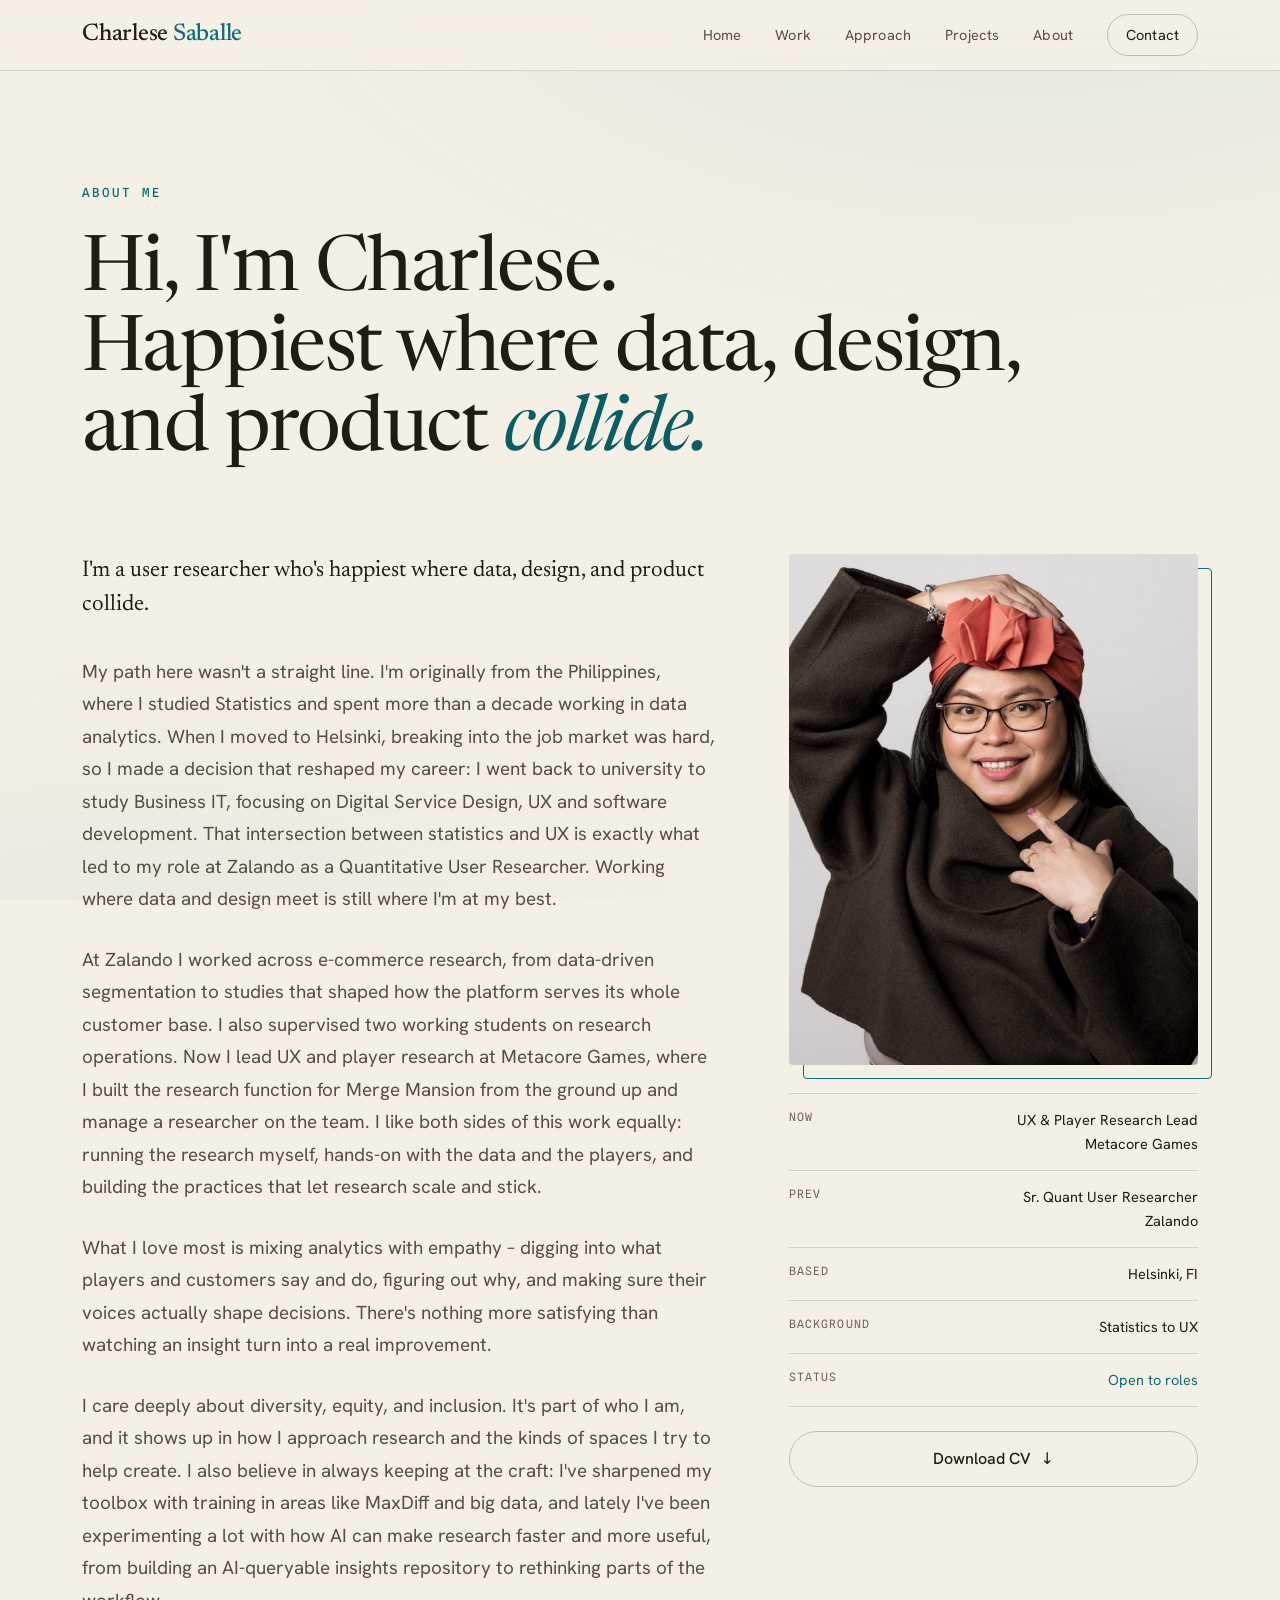
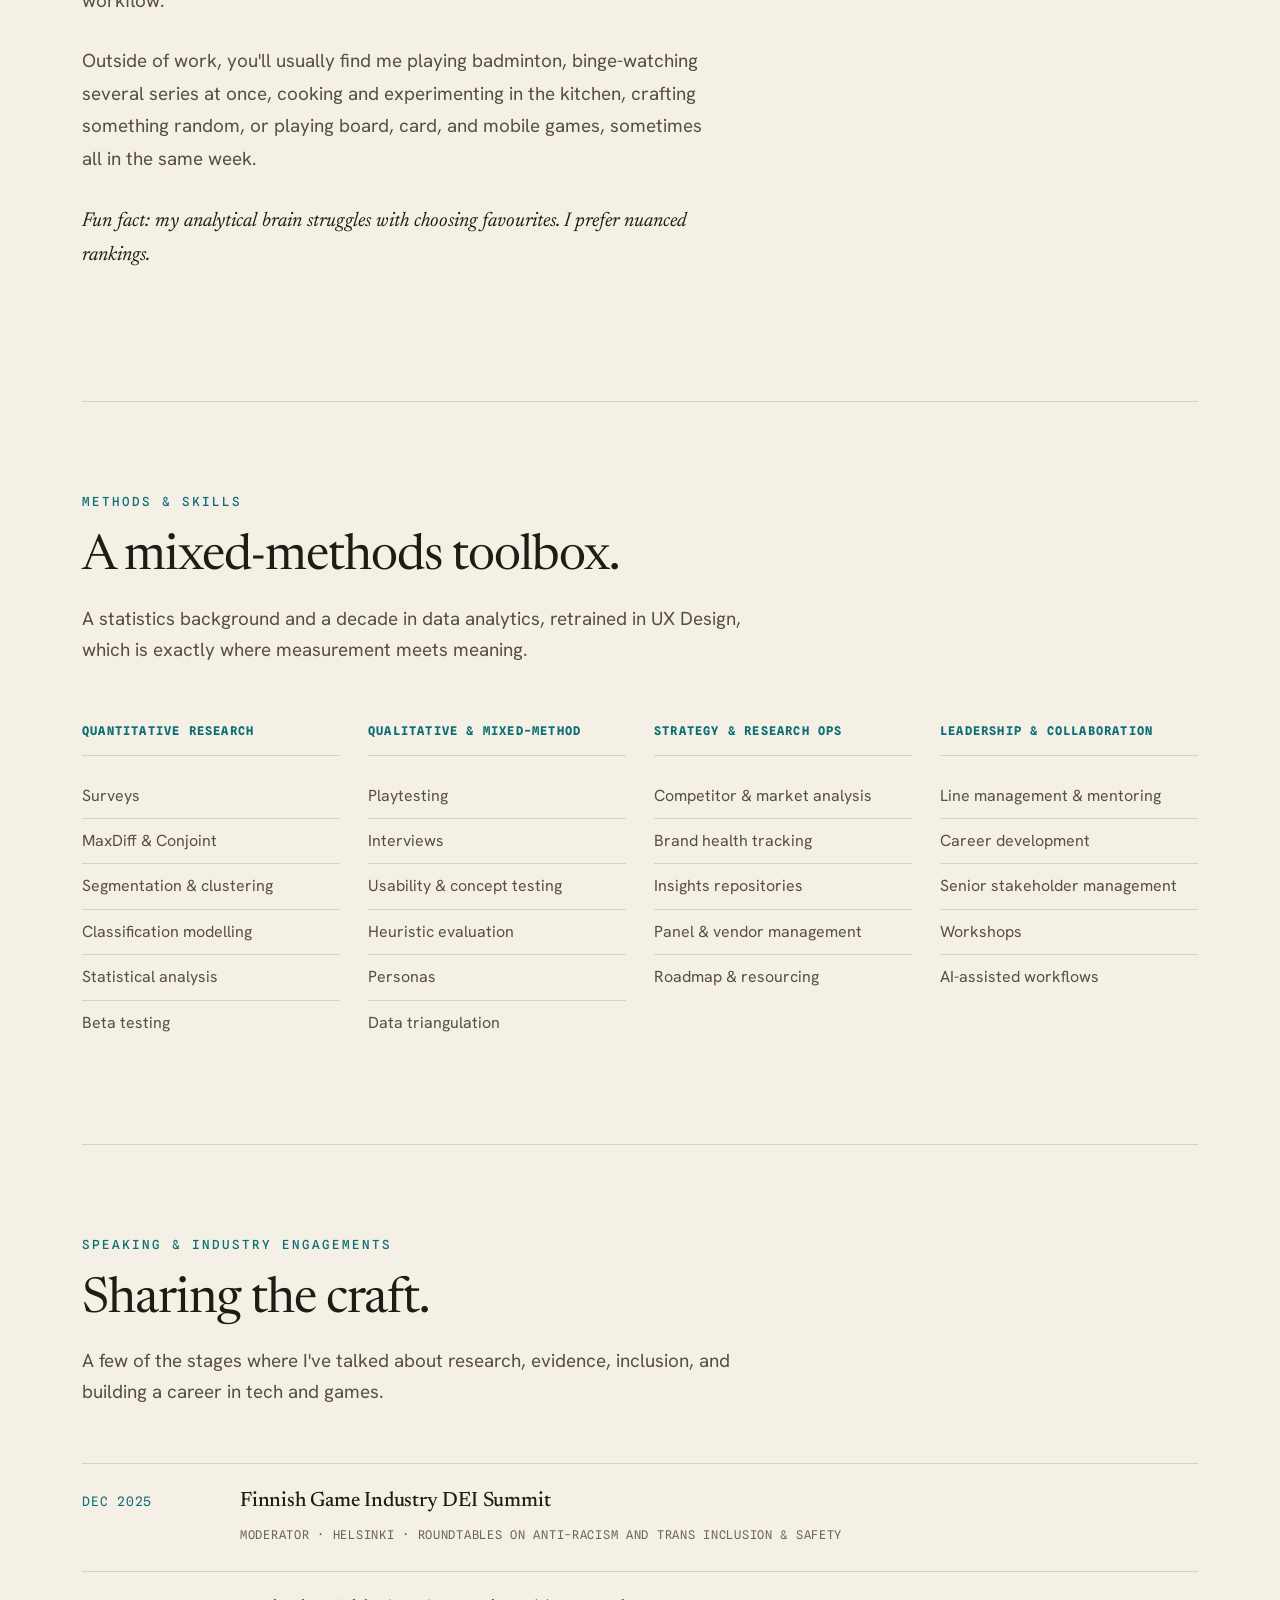
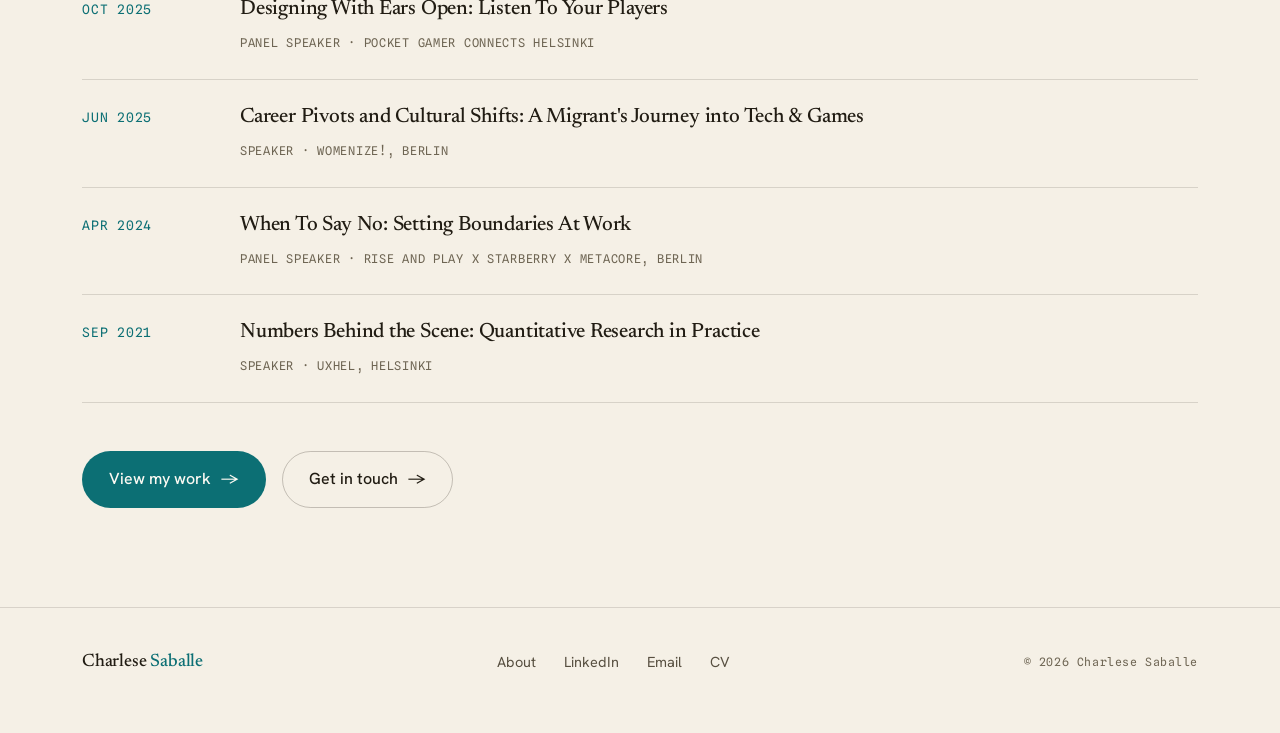
<file: about.html>
<!DOCTYPE html>
<html lang="en">
<head>
<meta charset="UTF-8">
<meta name="viewport" content="width=device-width, initial-scale=1.0">
<title>About · Charlese Saballe</title>
<meta name="description" content="About Charlese Saballe, a user researcher happiest where data, design and product collide.">
<link rel="preconnect" href="https://fonts.googleapis.com">
<link rel="preconnect" href="https://fonts.gstatic.com" crossorigin>
<link rel="stylesheet" href="assets/styles.css?v=20">
<style>
  .about-layout { display: grid; grid-template-columns: 1.55fr 1fr; gap: 72px; align-items: start; }
  .about-aside { position: sticky; top: 102px; }
  .quick { margin-top: 28px; border-top: 1px solid var(--line); }
  .quick .row { display: flex; justify-content: space-between; gap: 16px; padding: 14px 0; border-bottom: 1px solid var(--line); font-size: 14.5px; }
  .quick .row .k { font-family: var(--mono); font-size: 11.5px; letter-spacing: 0.1em; text-transform: uppercase; color: var(--cream-faint); }
  .quick .row .v { color: var(--cream); text-align: right; }
  @media (max-width: 880px) {
    .about-layout { grid-template-columns: 1fr; gap: 44px; }
    .about-aside { position: static; max-width: 360px; }
  }
</style>
</head>
<body>
<a class="skip-link" href="#main">Skip to content</a>

<header class="nav">
  <div class="nav-inner">
    <a href="index.html" class="brand">Charlese&nbsp;<span>Saballe</span></a>
    <button class="nav-toggle" aria-label="Toggle menu" aria-expanded="false"><span></span></button>
    <nav class="nav-links">
      <a href="index.html">Home</a>
      <a href="work.html">Work</a>
      <a href="approach.html">Approach</a>
      <a href="projects.html">Projects</a>
      <a href="about.html">About</a>
      <a href="contact.html" class="cta">Contact</a>
    </nav>
  </div>
</header>

<main id="main">

<section class="hero" style="padding-bottom:clamp(36px,5vh,56px);">
  <div class="wrap">
    <p class="eyebrow" style="margin-bottom:30px;">About me</p>
    <h1 style="max-width:22ch;">Hi, I'm Charlese.<br>Happiest where data, design, and product <em>collide.</em></h1>
  </div>
</section>

<section class="section" style="padding-top:0;">
  <div class="wrap">
    <div class="about-layout">
      <div class="about-body">
        <p>I'm a user researcher who's happiest where data, design, and product collide.</p>
        <p>My path here wasn't a straight line. I'm originally from the Philippines, where I studied Statistics and spent more than a decade working in data analytics. When I moved to Helsinki, breaking into the job market was hard, so I made a decision that reshaped my career: I went back to university to study Business IT, focusing on Digital Service Design, UX and software development. That intersection between statistics and UX is exactly what led to my role at Zalando as a Quantitative User Researcher. Working where data and design meet is still where I'm at my best.</p>
        <p>At Zalando I worked across e-commerce research, from data-driven segmentation to studies that shaped how the platform serves its whole customer base. I also supervised two working students on research operations. Now I lead UX and player research at Metacore Games, where I built the research function for Merge Mansion from the ground up and manage a researcher on the team. I like both sides of this work equally: running the research myself, hands-on with the data and the players, and building the practices that let research scale and stick.</p>
        <p>What I love most is mixing analytics with empathy – digging into what players and customers say and do, figuring out why, and making sure their voices actually shape decisions. There's nothing more satisfying than watching an insight turn into a real improvement.</p>
        <p>I care deeply about diversity, equity, and inclusion. It's part of who I am, and it shows up in how I approach research and the kinds of spaces I try to help create. I also believe in always keeping at the craft: I've sharpened my toolbox with training in areas like MaxDiff and big data, and lately I've been experimenting a lot with how AI can make research faster and more useful, from building an AI-queryable insights repository to rethinking parts of the workflow.</p>
        <p>Outside of work, you'll usually find me playing badminton, binge-watching several series at once, cooking and experimenting in the kitchen, crafting something random, or playing board, card, and mobile games, sometimes all in the same week.</p>
        <p style="font-family:var(--serif); font-style:italic; color:var(--cream); font-size:1.25rem;">Fun fact: my analytical brain struggles with choosing favourites. I prefer nuanced rankings.</p>
      </div>

      <aside class="about-aside">
        <div class="portrait-frame">
          <img class="portrait" src="assets/portrait.jpg?v=2" alt="Portrait of Charlese Saballe">
        </div>
        <div class="quick">
          <div class="row"><span class="k">Now</span><span class="v">UX &amp; Player Research Lead<br>Metacore Games</span></div>
          <div class="row"><span class="k">Prev</span><span class="v">Sr. Quant User Researcher<br>Zalando</span></div>
          <div class="row"><span class="k">Based</span><span class="v">Helsinki, FI</span></div>
          <div class="row"><span class="k">Background</span><span class="v">Statistics to UX</span></div>
          <div class="row"><span class="k">Status</span><span class="v" style="color:var(--gold)">Open to roles</span></div>
        </div>
        <div style="margin-top:24px;">
          <a href="assets/Charlese-Saballe-CV.pdf" target="_blank" rel="noopener" class="btn btn-ghost" style="width:100%; justify-content:center;">Download CV <span aria-hidden="true">↓</span></a>
        </div>
      </aside>
    </div>
  </div>
</section>

<section class="section" style="padding-top:0;">
  <div class="wrap">
    <hr class="divider">
    <div class="section-head" style="margin-top:90px;">
      <p class="eyebrow">Methods &amp; Skills</p>
      <h2>A mixed-methods toolbox.</h2>
      <p class="lede">A statistics background and a decade in data analytics, retrained in UX Design, which is exactly where measurement meets meaning.</p>
    </div>
    <div class="methods-grid">
      <div class="method-col">
        <h4>Quantitative Research</h4>
        <ul>
          <li>Surveys</li>
          <li>MaxDiff &amp; Conjoint</li>
          <li>Segmentation &amp; clustering</li>
          <li>Classification modelling</li>
          <li>Statistical analysis</li>
          <li>Beta testing</li>
        </ul>
      </div>
      <div class="method-col">
        <h4>Qualitative &amp; Mixed-Method</h4>
        <ul>
          <li>Playtesting</li>
          <li>Interviews</li>
          <li>Usability &amp; concept testing</li>
          <li>Heuristic evaluation</li>
          <li>Personas</li>
          <li>Data triangulation</li>
        </ul>
      </div>
      <div class="method-col">
        <h4>Strategy &amp; Research Ops</h4>
        <ul>
          <li>Competitor &amp; market analysis</li>
          <li>Brand health tracking</li>
          <li>Insights repositories</li>
          <li>Panel &amp; vendor management</li>
          <li>Roadmap &amp; resourcing</li>
        </ul>
      </div>
      <div class="method-col">
        <h4>Leadership &amp; Collaboration</h4>
        <ul>
          <li>Line management &amp; mentoring</li>
          <li>Career development</li>
          <li>Senior stakeholder management</li>
          <li>Workshops</li>
          <li>AI-assisted workflows</li>
        </ul>
      </div>
    </div>
  </div>
</section>

<section class="section" style="padding-top:0;">
  <div class="wrap">
    <hr class="divider">
    <div class="section-head" style="margin-top:90px;">
      <p class="eyebrow">Speaking &amp; Industry Engagements</p>
      <h2>Sharing the craft.</h2>
      <p class="lede">A few of the stages where I've talked about research, evidence, inclusion, and building a career in tech and games.</p>
    </div>
    <div class="talks">
      <div class="talk">
        <div class="talk-date">Dec 2025</div>
        <div>
          <h3>Finnish Game Industry DEI Summit</h3>
          <p class="talk-meta">Moderator · Helsinki · roundtables on anti-racism and trans inclusion &amp; safety</p>
        </div>
      </div>
      <div class="talk">
        <div class="talk-date">Oct 2025</div>
        <div>
          <h3>Designing With Ears Open: Listen To Your Players</h3>
          <p class="talk-meta">Panel speaker · Pocket Gamer Connects Helsinki</p>
        </div>
      </div>
      <div class="talk">
        <div class="talk-date">Jun 2025</div>
        <div>
          <h3>Career Pivots and Cultural Shifts: A Migrant's Journey into Tech &amp; Games</h3>
          <p class="talk-meta">Speaker · Womenize!, Berlin</p>
        </div>
      </div>
      <div class="talk">
        <div class="talk-date">Apr 2024</div>
        <div>
          <h3>When To Say No: Setting Boundaries At Work</h3>
          <p class="talk-meta">Panel speaker · Rise and Play x Starberry x Metacore, Berlin</p>
        </div>
      </div>
      <div class="talk">
        <div class="talk-date">Sep 2021</div>
        <div>
          <h3>Numbers Behind the Scene: Quantitative Research in Practice</h3>
          <p class="talk-meta">Speaker · UXHel, Helsinki</p>
        </div>
      </div>
    </div>
      <div style="margin-top:48px;" class="btn-row">
        <a href="work.html" class="btn btn-primary">View my work <span aria-hidden="true">→</span></a>
        <a href="contact.html" class="btn btn-ghost">Get in touch <span aria-hidden="true">→</span></a>
      </div>
  </div>
</section>

</main>

<footer class="foot">
  <div class="wrap foot-inner">
    <a href="index.html" class="brand">Charlese&nbsp;<span>Saballe</span></a>
    <nav class="foot-links">
      <a href="about.html">About</a>
      <a href="https://www.linkedin.com/in/charlesesaballe" target="_blank" rel="noopener">LinkedIn</a>
      <a href="mailto:charsaballe@gmail.com">Email</a>
      <a href="assets/Charlese-Saballe-CV.pdf" target="_blank" rel="noopener">CV</a>
    </nav>
    <div class="copy">© 2026 Charlese Saballe</div>
  </div>
</footer>

<script src="assets/site.js?v=7"></script>
</body>
</html>
</file>
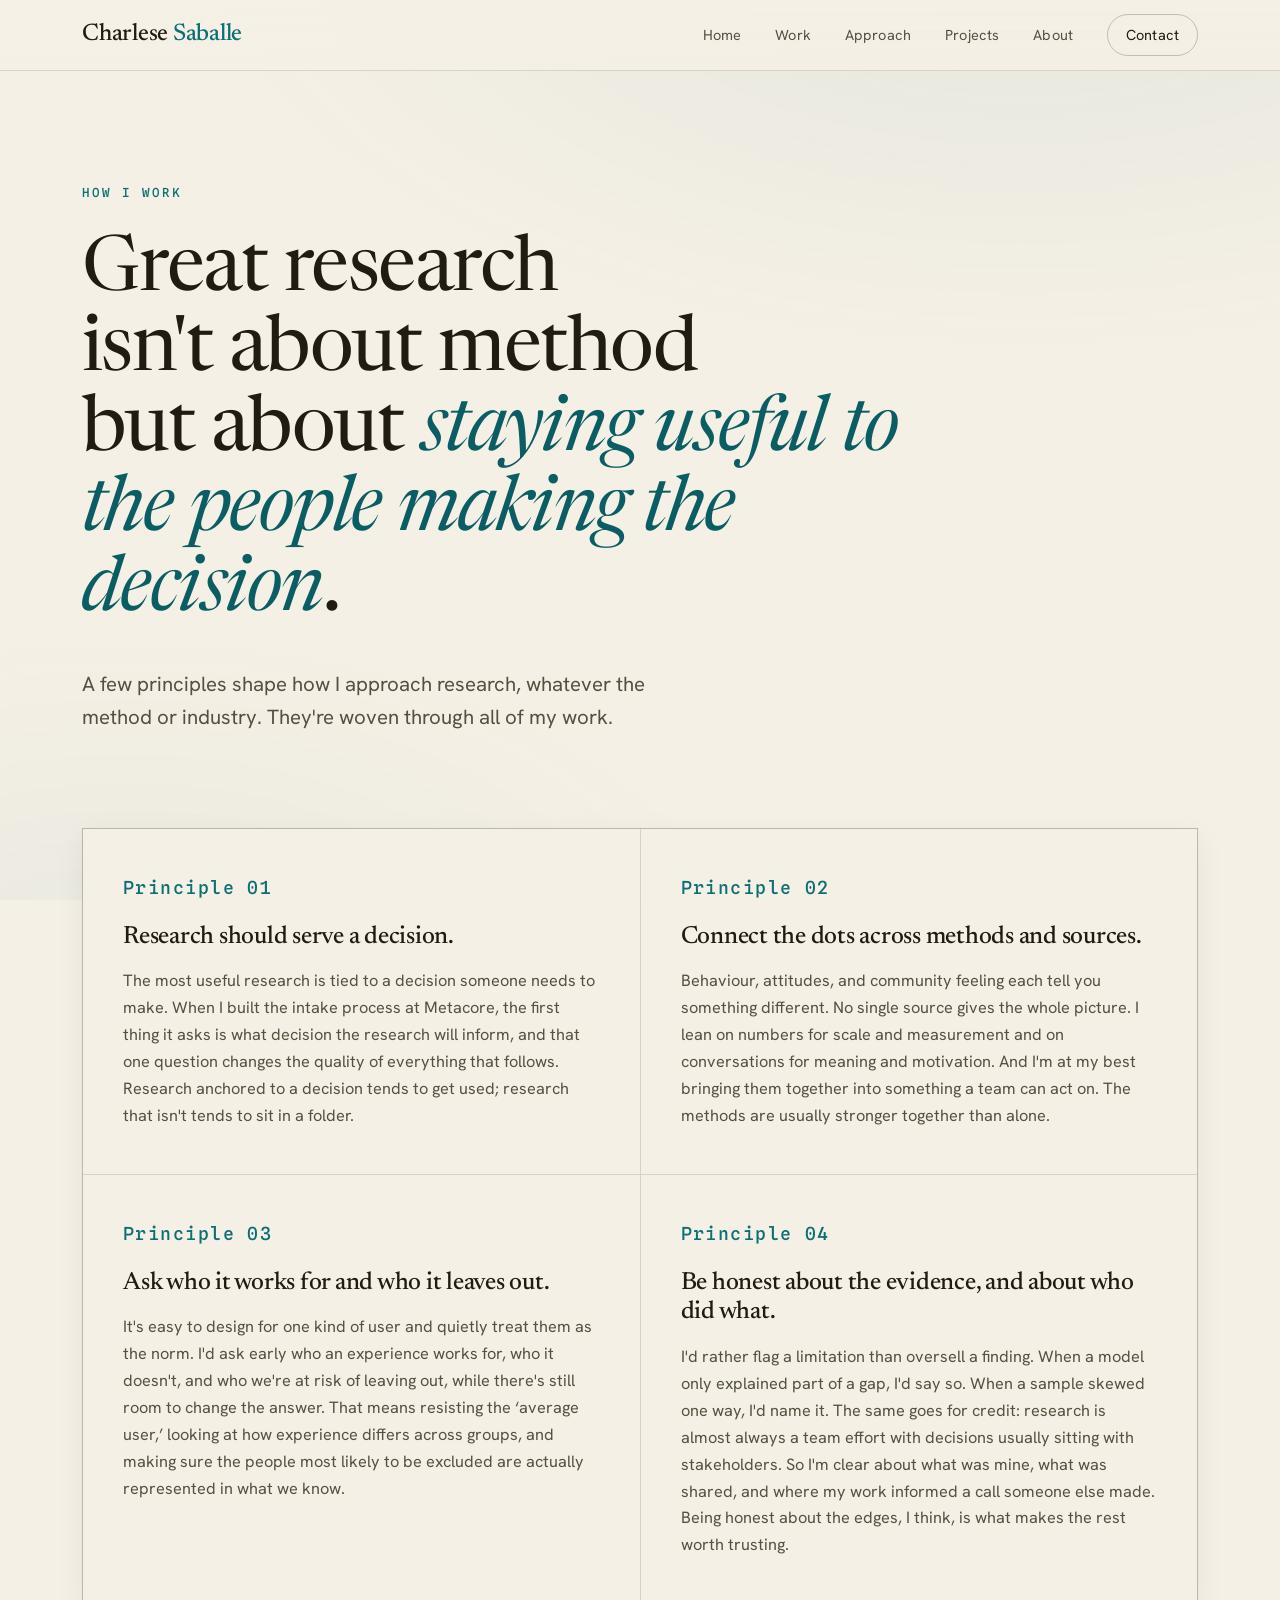
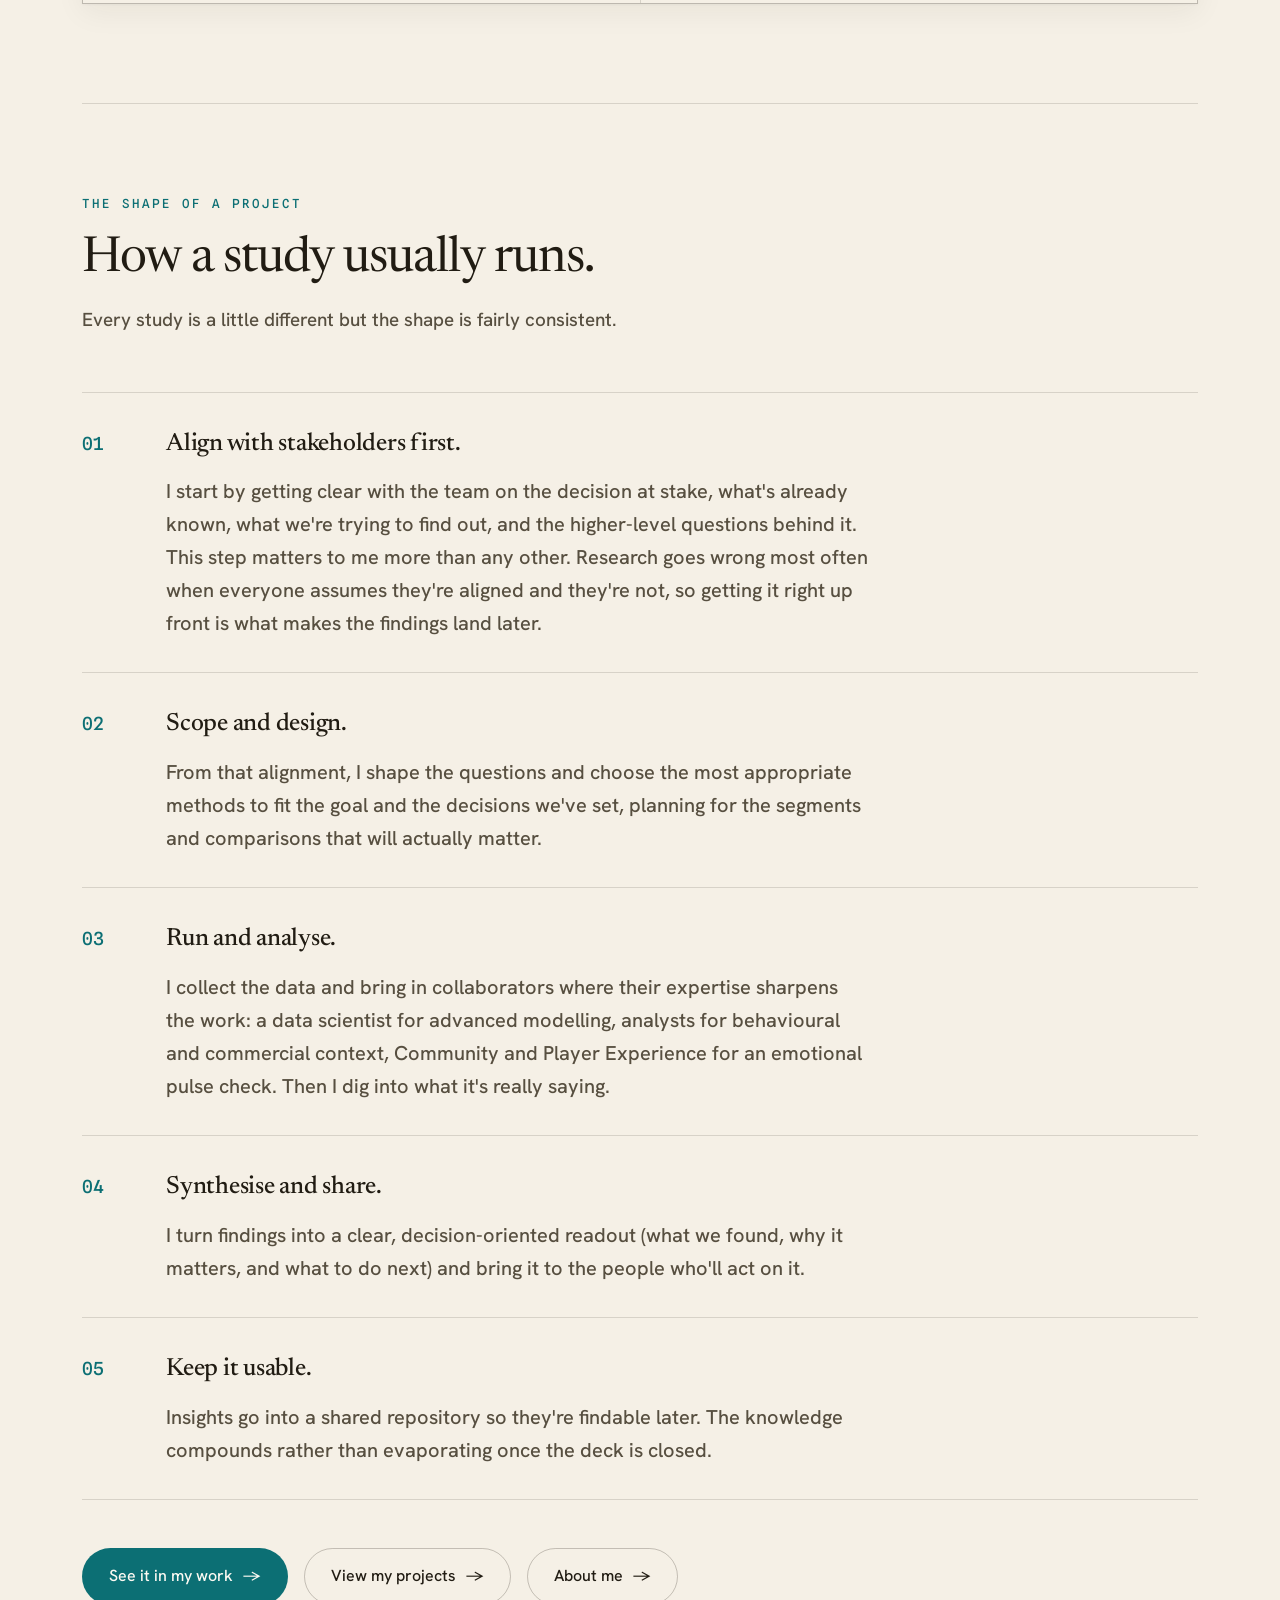
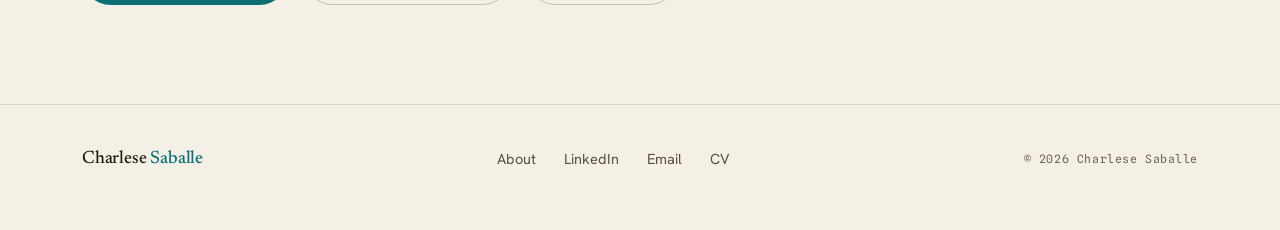
<file: approach.html>
<!DOCTYPE html>
<html lang="en">
<head>
<meta charset="UTF-8">
<meta name="viewport" content="width=device-width, initial-scale=1.0">
<title>How I Work · Charlese Saballe</title>
<meta name="description" content="The principles and process behind Charlese Saballe's research practice.">
<link rel="preconnect" href="https://fonts.googleapis.com">
<link rel="preconnect" href="https://fonts.gstatic.com" crossorigin>
<link rel="stylesheet" href="assets/styles.css?v=20">
</head>
<body style="font-size: 20px">
<a class="skip-link" href="#main">Skip to content</a>

<header class="nav">
  <div class="nav-inner">
    <a href="index.html" class="brand">Charlese&nbsp;<span>Saballe</span></a>
    <button class="nav-toggle" aria-label="Toggle menu" aria-expanded="false"><span></span></button>
    <nav class="nav-links">
      <a href="index.html">Home</a>
      <a href="work.html">Work</a>
      <a href="approach.html">Approach</a>
      <a href="projects.html">Projects</a>
      <a href="about.html">About</a>
      <a href="contact.html" class="cta">Contact</a>
    </nav>
  </div>
</header>

<main id="main">

<section class="hero" style="padding-bottom:clamp(40px,6vh,72px);">
  <div class="wrap">
    <p class="eyebrow" style="margin-bottom:30px;">How I work</p>
    <h1 style="max-width:20ch;">Great research isn't about method <br>but about <em>staying useful to the people making the decision</em>.</h1>
    <p class="hero-intro">A few principles shape how I approach research, whatever the method or industry. They're woven through all of my work.</p>
  </div>
</section>

<section class="section" style="padding-top:0;">
  <div class="wrap">
    <div class="principles">
      <div class="principle">
        <div class="pn" style="font-weight: 500">Principle 01</div>
        <h3>Research should serve a decision.</h3>
        <p>The most useful research is tied to a decision someone needs to make. When I built the intake process at Metacore, the first thing it asks is what decision the research will inform, and that one question changes the quality of everything that follows. Research anchored to a decision tends to get used; research that isn't tends to sit in a folder.</p>
      </div>
      <div class="principle">
        <div class="pn" style="font-weight: 500">Principle 02</div>
        <h3>Connect the dots across methods and sources.</h3>
        <p>Behaviour, attitudes, and community feeling each tell you something different. No single source gives the whole picture. I lean on numbers for scale and measurement and on conversations for meaning and motivation. And I'm at my best bringing them together into something a team can act on. The methods are usually stronger together than alone.</p>
      </div>
      <div class="principle">
        <div class="pn" style="font-weight: 500">Principle 03</div>
        <h3>Ask who it works for and who it leaves out.</h3>
        <p>It's easy to design for one kind of user and quietly treat them as the norm. I'd ask early who an experience works for, who it doesn't, and who we're at risk of leaving out, while there's still room to change the answer. That means resisting the ‘average user,’ looking at how experience differs across groups, and making sure the people most likely to be excluded are actually represented in what we know.</p>
      </div>
      <div class="principle">
        <div class="pn" style="font-weight: 500">Principle 04</div>
        <h3>Be honest about the evidence, and about who did what.</h3>
        <p>I'd rather flag a limitation than oversell a finding. When a model only explained part of a gap, I'd say so. When a sample skewed one way, I'd name it. The same goes for credit: research is almost always a team effort with decisions usually sitting with stakeholders. So I'm clear about what was mine, what was shared, and where my work informed a call someone else made. Being honest about the edges, I think, is what makes the rest worth trusting.</p>
      </div>
    </div>
  </div>
</section>

<section class="section" style="padding-top: 0; font-weight: 500">
  <div class="wrap">
    <hr class="divider">
    <div class="section-head" style="margin-top:90px;">
      <p class="eyebrow">The shape of a project</p>
      <h2>How a study usually runs.</h2>
      <p class="lede">Every study is a little different but the shape is fairly consistent.</p>
    </div>

    <div class="process">
      <div class="process-step">
        <div class="sn">01</div>
        <div>
          <h4>Align with stakeholders first.</h4>
          <p>I start by getting clear with the team on the decision at stake, what's already known, what we're trying to find out, and the higher-level questions behind it. This step matters to me more than any other. Research goes wrong most often when everyone assumes they're aligned and they're not, so getting it right up front is what makes the findings land later.</p>
        </div>
      </div>
      <div class="process-step">
        <div class="sn">02</div>
        <div>
          <h4>Scope and design.</h4>
          <p>From that alignment, I shape the questions and choose the most appropriate methods to fit the goal and the decisions we've set, planning for the segments and comparisons that will actually matter.</p>
        </div>
      </div>
      <div class="process-step">
        <div class="sn">03</div>
        <div>
          <h4>Run and analyse.</h4>
          <p>I collect the data and bring in collaborators where their expertise sharpens the work: a data scientist for advanced modelling, analysts for behavioural and commercial context, Community and Player Experience for an emotional pulse check. Then I dig into what it's really saying.</p>
        </div>
      </div>
      <div class="process-step">
        <div class="sn">04</div>
        <div>
          <h4>Synthesise and share.</h4>
          <p>I turn findings into a clear, decision-oriented readout (what we found, why it matters, and what to do next) and bring it to the people who'll act on it.</p>
        </div>
      </div>
      <div class="process-step">
        <div class="sn">05</div>
        <div>
          <h4>Keep it usable.</h4>
          <p>Insights go into a shared repository so they're findable later. The knowledge compounds rather than evaporating once the deck is closed.</p>
        </div>
      </div>
    </div>

    <div style="margin-top:48px;" class="btn-row">
      <a href="work.html" class="btn btn-primary">See it in my work <span aria-hidden="true">→</span></a>
      <a href="projects.html" class="btn btn-ghost">View my projects <span aria-hidden="true">→</span></a>
      <a href="about.html" class="btn btn-ghost">About me <span aria-hidden="true">→</span></a>
    </div>
  </div>
</section>

</main>

<footer class="foot">
  <div class="wrap foot-inner">
    <a href="index.html" class="brand">Charlese&nbsp;<span>Saballe</span></a>
    <nav class="foot-links">
      <a href="about.html">About</a>
      <a href="https://www.linkedin.com/in/charlesesaballe" target="_blank" rel="noopener">LinkedIn</a>
      <a href="mailto:charsaballe@gmail.com">Email</a>
      <a href="assets/Charlese-Saballe-CV.pdf" target="_blank" rel="noopener">CV</a>
    </nav>
    <div class="copy">© 2026 Charlese Saballe</div>
  </div>
</footer>

<script src="assets/site.js?v=7"></script>
</body>
</html>
</file>
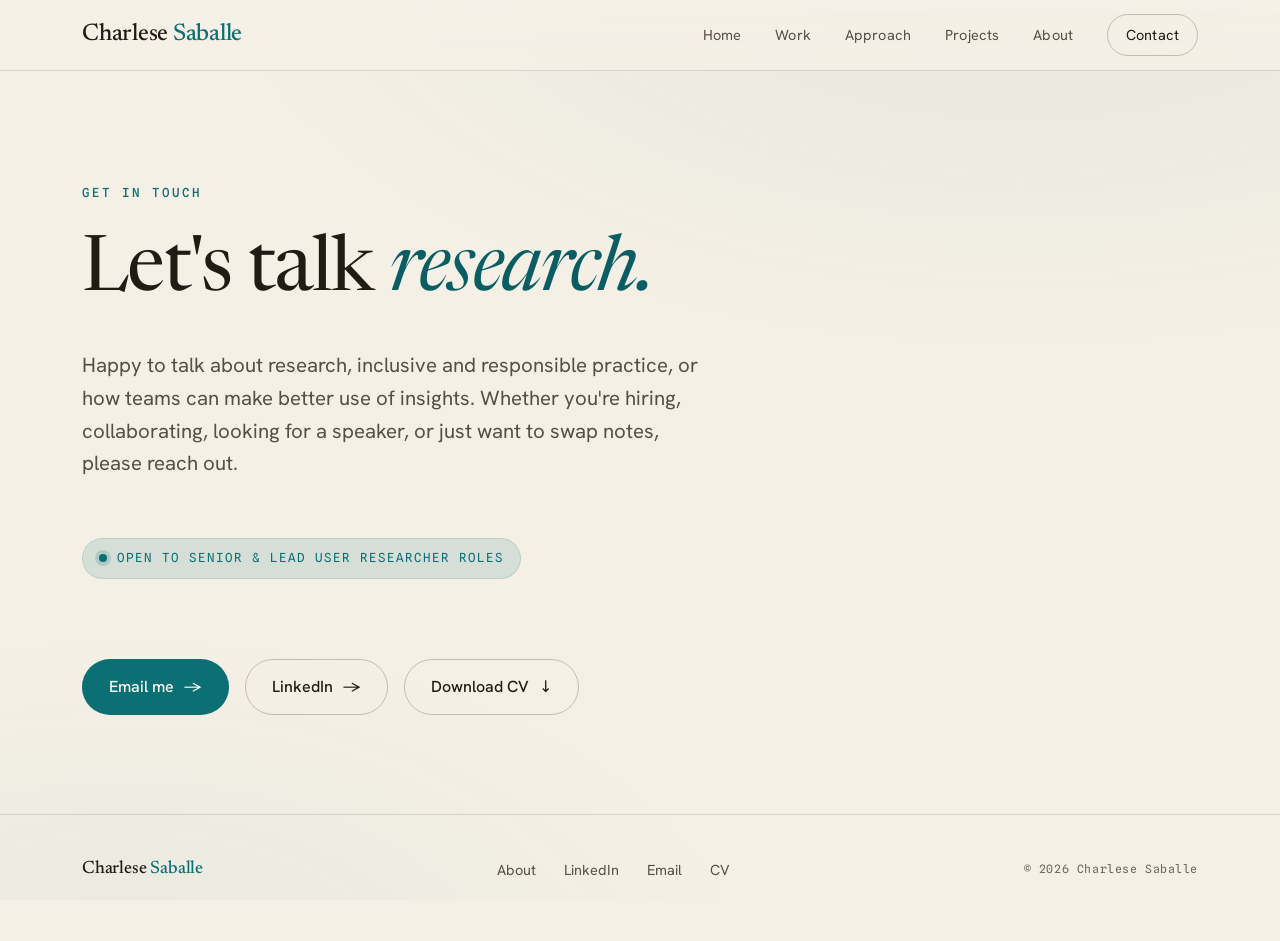
<file: contact.html>
<!DOCTYPE html>
<html lang="en">
<head>
<meta charset="UTF-8">
<meta name="viewport" content="width=device-width, initial-scale=1.0">
<title>Contact · Charlese Saballe</title>
<meta name="description" content="Get in touch with Charlese Saballe, User Research Lead. Open to Senior and Lead User Researcher roles.">
<link rel="preconnect" href="https://fonts.googleapis.com">
<link rel="preconnect" href="https://fonts.gstatic.com" crossorigin>
<link rel="stylesheet" href="assets/styles.css?v=20">
<style>
  .channels { border-top: 1px solid var(--line); max-width: 720px; }
  .channel {
    display: grid;
    grid-template-columns: 200px 1fr;
    gap: 24px;
    align-items: baseline;
    padding: 22px 0;
    border-bottom: 1px solid var(--line);
  }
  .channel .ck {
    font-family: var(--mono);
    font-size: 12px;
    letter-spacing: 0.12em;
    text-transform: uppercase;
    color: var(--cream-faint);
  }
  .channel .cv { font-size: 1.15rem; color: var(--cream); }
  .channel a.cv { color: var(--gold); transition: color 0.25s var(--ease); }
  .channel a.cv:hover { color: var(--gold-bright); text-decoration: underline; text-underline-offset: 3px; }
  @media (max-width: 600px) {
    .channel { grid-template-columns: 1fr; gap: 6px; }
  }
</style>
</head>
<body>
<a class="skip-link" href="#main">Skip to content</a>

<header class="nav">
  <div class="nav-inner">
    <a href="index.html" class="brand">Charlese&nbsp;<span>Saballe</span></a>
    <button class="nav-toggle" aria-label="Toggle menu" aria-expanded="false"><span></span></button>
    <nav class="nav-links">
      <a href="index.html">Home</a>
      <a href="work.html">Work</a>
      <a href="approach.html">Approach</a>
      <a href="projects.html">Projects</a>
      <a href="about.html">About</a>
      <a href="contact.html" class="cta">Contact</a>
    </nav>
  </div>
</header>

<main id="main">

<section class="hero" style="padding-bottom:clamp(72px,11vh,120px);">
  <div class="wrap">
    <p class="eyebrow" style="margin-bottom:30px;">Get in touch</p>
    <h1 style="max-width:16ch;">Let's talk <em>research.</em></h1>
    <p class="hero-intro">Happy to talk about research, inclusive and responsible practice, or how teams can make better use of insights. Whether you're hiring, collaborating, looking for a speaker, or just want to swap notes, please reach out.</p>
    <div class="open-pill"><span class="dot"></span> Open to Senior &amp; Lead User Researcher roles</div>
    <div class="btn-row" style="margin-top:40px;">
      <a href="mailto:charsaballe@gmail.com" class="btn btn-primary">Email me <span aria-hidden="true">→</span></a>
      <a href="https://www.linkedin.com/in/charlesesaballe" target="_blank" rel="noopener" class="btn btn-ghost">LinkedIn <span aria-hidden="true">→</span></a>
      <a href="assets/Charlese-Saballe-CV.pdf" target="_blank" rel="noopener" class="btn btn-ghost">Download CV <span aria-hidden="true">↓</span></a>
    </div>
  </div>
</section>

</main>

<footer class="foot">
  <div class="wrap foot-inner">
    <a href="index.html" class="brand">Charlese&nbsp;<span>Saballe</span></a>
    <nav class="foot-links">
      <a href="about.html">About</a>
      <a href="https://www.linkedin.com/in/charlesesaballe" target="_blank" rel="noopener">LinkedIn</a>
      <a href="mailto:charsaballe@gmail.com">Email</a>
      <a href="assets/Charlese-Saballe-CV.pdf" target="_blank" rel="noopener">CV</a>
    </nav>
    <div class="copy">© 2026 Charlese Saballe</div>
  </div>
</footer>

<script src="assets/site.js?v=7"></script>
</body>
</html>
</file>
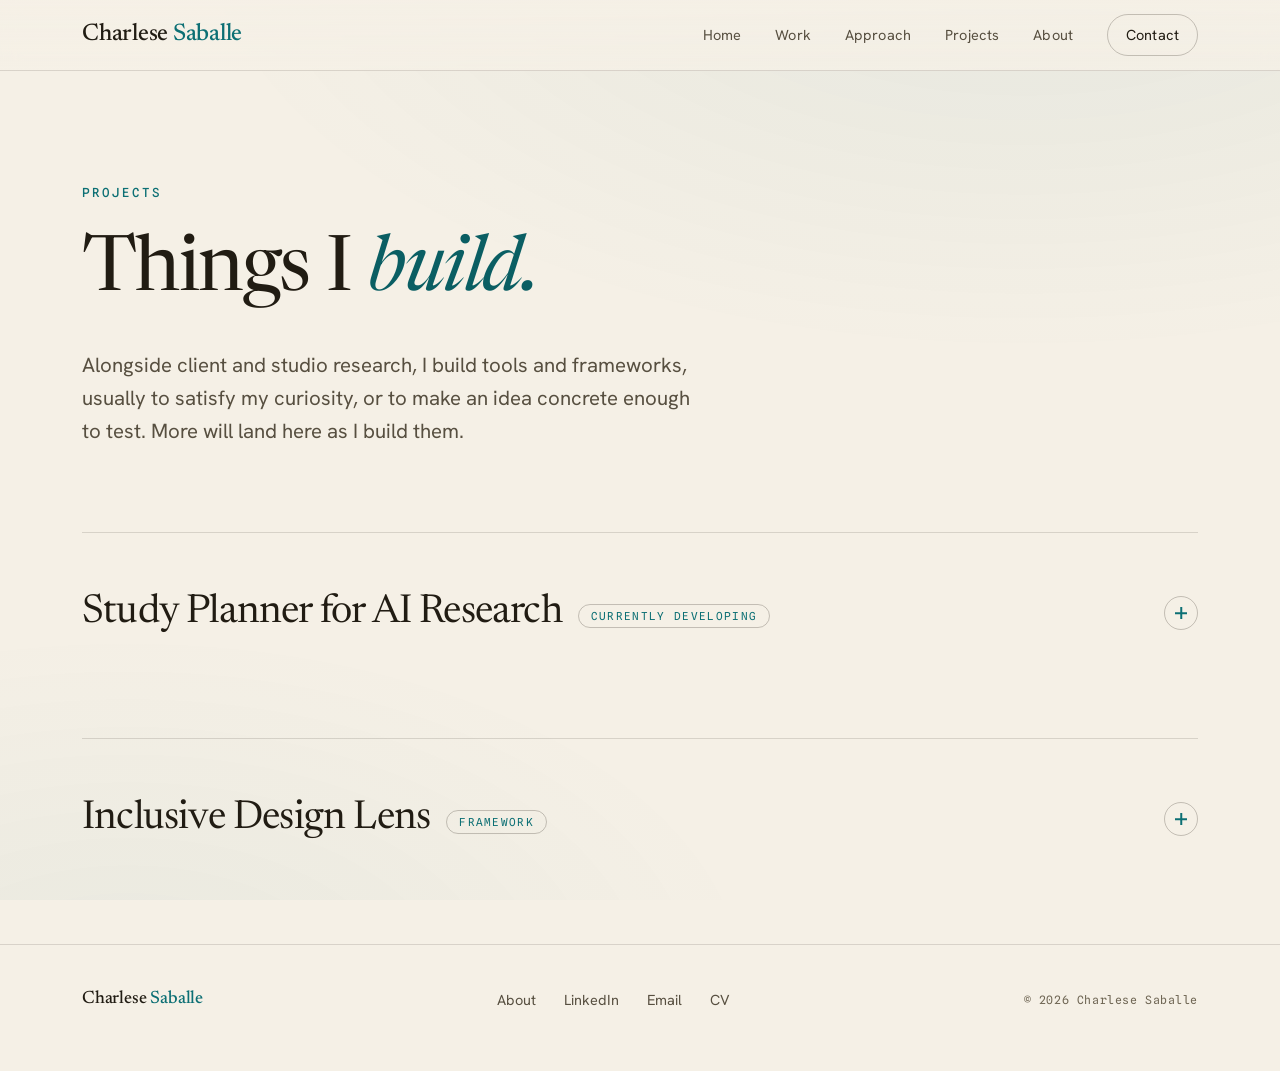
<file: projects.html>
<!DOCTYPE html>
<html lang="en">
<head>
<meta charset="UTF-8">
<meta name="viewport" content="width=device-width, initial-scale=1.0">
<title>Things I Build · Charlese Saballe</title>
<meta name="description" content="Tools and frameworks Charlese Saballe builds alongside research — including the AI Research Study Planner, a planning companion for researchers studying AI products.">
<link rel="preconnect" href="https://fonts.googleapis.com">
<link rel="preconnect" href="https://fonts.gstatic.com" crossorigin>
<link rel="stylesheet" href="assets/styles.css?v=22">
</head>
<body>
<a class="skip-link" href="#main">Skip to content</a>

<header class="nav">
  <div class="nav-inner">
    <a href="index.html" class="brand">Charlese&nbsp;<span>Saballe</span></a>
    <button class="nav-toggle" aria-label="Toggle menu" aria-expanded="false"><span></span></button>
    <nav class="nav-links">
      <a href="index.html">Home</a>
      <a href="work.html">Work</a>
      <a href="approach.html">Approach</a>
      <a href="projects.html">Projects</a>
      <a href="about.html">About</a>
      <a href="contact.html" class="cta">Contact</a>
    </nav>
  </div>
</header>

<main id="main">

<section class="hero" style="padding-bottom:clamp(32px,5vh,56px);">
  <div class="wrap">
    <p class="eyebrow" style="margin-bottom:30px;">Projects</p>
    <h1 style="max-width:16ch;">Things I <em>build.</em></h1>
    <p class="hero-intro">Alongside client and studio research, I build tools and frameworks, usually to satisfy my curiosity, or to make an idea concrete enough to test. More will land here as I build them.</p>
  </div>
</section>

<section class="section" style="padding-top:0;">
  <div class="wrap">
    <hr class="divider" style="margin-bottom:clamp(40px,6vh,72px);">

    <details class="project" id="planner">
      <summary class="project-summary">
        <h2 class="project-name">Study Planner for AI Research <span class="project-status">Currently developing</span></h2>
        <span class="det-icon" aria-hidden="true"></span>
      </summary>
      <div class="project-body">
        <p class="lede">A planning tool for researchers studying AI products.</p>

        <div class="cs-strengths">
          <div class="sl">What it draws on</div>
          <div class="tags"><span class="tag">AI research</span><span class="tag">Research methodology</span><span class="tag">Tool-building</span><span class="tag">Prototype</span></div>
        </div>

        <div class="btn-row" style="margin-top:34px;">
          <a href="https://ai-research-planner.lovable.app" target="_blank" rel="noopener" class="btn btn-primary">Try the planner <span aria-hidden="true">→</span></a>
          <span class="copy" style="text-transform:none;">ai-research-planner.lovable.app</span>
        </div>

        <div class="cs-meta">
          <div class="m"><div class="mk">Status</div><div class="mv">Prototype</div></div>
          <div class="m"><div class="mk">Mine</div><div class="mv">Concept, principles &amp; logic</div></div>
          <div class="m"><div class="mk">Built with</div><div class="mv">AI tooling, for the language &amp; app</div></div>
          <div class="m"><div class="mk">Type</div><div class="mv">A planning companion</div></div>
        </div>

        <div class="prose" style="margin-top:48px;">
          <p class="pull">It acts like a senior researcher<br>reviewing your plan.</p>
        </div>

        <div style="margin-top:24px;">
          <details class="detail" open>
            <summary><span class="label"><span class="ix">01</span> Where it started</span><span class="det-icon" aria-hidden="true"></span></summary>
            <div class="det-body">
              <p>I kept noticing that researching AI products isn't quite like researching normal software, but most research planning still treats it the same way. A few things nagged at me: users blame themselves when the model fails, the same prompt gives two participants completely different experiences, think-aloud falls apart when people have no idea what to expect, and &ldquo;trust&rdquo; stops being something you want to maximise and becomes something you want users to calibrate. I'd been collecting these for a while, and eventually wanted to see if I could turn them into something a researcher could actually use.</p>
            </div>
          </details>
          <details class="detail">
            <summary><span class="label"><span class="ix">02</span> What it does</span><span class="det-icon" aria-hidden="true"></span></summary>
            <div class="det-body">
              <p>You describe your study, the AI product, your goal and questions, the stage, the methods you're weighing up, who you're researching, and it acts like a senior researcher reviewing your plan. It sharpens your research questions, re-prioritises your methods (and tells you when the ones you picked won't get you to your goal), flags the methodological tensions specific to your study, and suggests what to actually measure. The part I cared most about getting right was the critique: it tries to predict where your particular study will get harder than you expect, and what to do about it.</p>
            </div>
          </details>
          <details class="detail">
            <summary><span class="label"><span class="ix">03</span> What's under the hood</span><span class="det-icon" aria-hidden="true"></span></summary>
            <div class="det-body">
              <p>It runs on nine principles I developed for how AI research diverges from classic product research, mapped against eleven common study types (first-time usability tests, post-launch satisfaction, generative interviews, brand health, and so on). Each study type pulls the principles most likely to bite, with conditional logic for the ones that only matter when something like trust or usability testing is in play. A lot of it comes straight out of my own work, the mental-model principle, for instance, comes from watching users treat a conversational shopping assistant like a search box, because that was the only model they had for &ldquo;type into a box on a shopping site.&rdquo;</p>
            </div>
          </details>
          <details class="detail">
            <summary><span class="label"><span class="ix">04</span> On building it with AI</span><span class="det-icon" aria-hidden="true"></span></summary>
            <div class="det-body">
              <p>The ideas, the principles, the logic, the way it critiques a plan, are mine, from my own research experience. I used AI tooling to help polish the language and assemble the app itself. That feels right for a project like this: it's the kind of &ldquo;could I build this myself, quickly, with AI?&rdquo; experiment that the planner is, in a way, about.</p>
            </div>
          </details>
        </div>

        <div class="callout" style="margin-top:40px;">
          <div class="ck">Fair warning</div>
          <p>It's a prototype and a work in progress, a planning companion, not an oracle. The tensions it raises are things to design around, not reasons to avoid a study. I keep refining the principles as I use it and as AI research matures.</p>
        </div>

        <div class="prose" style="margin-top:40px; max-width:none;">
          <p>If you try it and it says something interesting (or wrong), I'd be glad to hear about it.</p>
        </div>

        <div class="btn-row" style="margin-top:32px;">
          <a href="https://ai-research-planner.lovable.app" target="_blank" rel="noopener" class="btn btn-primary">Try the planner <span aria-hidden="true">→</span></a>
          <a href="contact.html" class="btn btn-ghost">Tell me what you think <span aria-hidden="true">→</span></a>
        </div>
      </div>
    </details>
  </div>
</section>

<section class="section" style="padding-top:0;">
  <div class="wrap">
    <hr class="divider" style="margin-bottom:clamp(40px,6vh,72px);">

    <details class="project" id="lens">
      <summary class="project-summary">
        <h2 class="project-name">Inclusive Design Lens <span class="project-status">Framework</span></h2>
        <span class="det-icon" aria-hidden="true"></span>
      </summary>
      <div class="project-body">
        <p class="lede">A practical checklist for building DEI into the player experience.</p>

        <div class="cs-strengths">
          <div class="sl">What it draws on</div>
          <div class="tags"><span class="tag">Inclusive design</span><span class="tag">DEI</span><span class="tag">Frameworks</span><span class="tag">Player experience</span></div>
        </div>

        <div class="cs-meta">
          <div class="m"><div class="mk">Status</div><div class="mv">In use</div></div>
          <div class="m"><div class="mk">Mine</div><div class="mv">Concept &amp; framework</div></div>
          <div class="m"><div class="mk">Origin</div><div class="mv">Metacore DEI committee</div></div>
          <div class="m"><div class="mk">Type</div><div class="mv">A checklist &amp; lens</div></div>
        </div>

        <figure class="cs-artifact" style="margin-top:48px;">
          <img class="cs-artifact-img" style="max-height:760px;" src="assets/artifacts/inclusive-design-lens.png?v=1" alt="The Inclusive Design Lens in Notion, showing its working principle and tabbed structure: Full Version, Quick-use Version, Worked example, and Overview, with the full version's three sections (who are we designing for, how does the experience work, how do we check ourselves) and red flags.">
          <div class="cs-artifact-ph">Screenshot of the Inclusive Design Lens<br>goes here</div>
          <figcaption>The lens in Notion: a full version, a quick-use version, and a worked example.</figcaption>
        </figure>

        <div class="prose" style="margin-top:48px;">
          <p class="pull">Who an experience works for, who it leaves out,<br>and who has to work harder for the same experience.</p>
        </div>

        <div style="margin-top:24px;">
          <details class="detail" open>
            <summary><span class="label"><span class="ix">01</span> Why I made it</span><span class="det-icon" aria-hidden="true"></span></summary>
            <div class="det-body">
              <p>This came out of my work on Metacore's DEI committee. It's something I took on because I care about it. Inclusive design tends to live in good intentions and vague principles which makes it easy to nod along to and hard to actually use. I wanted something a team could pick up in a real decision, a feature, a story beat, an event, and use to ask better questions early before assumptions harden into something shipped.</p>
            </div>
          </details>
          <details class="detail">
            <summary><span class="label"><span class="ix">02</span> What it is</span><span class="det-icon" aria-hidden="true"></span></summary>
            <div class="det-body">
              <p>A checklist built around a simple idea: inclusive design is about being honest and intentional about who an experience works for, who it might leave out, and who has to work harder to get the same experience. It's organised around three questions: who are we designing for, how does the experience actually work, and how do we check ourselves – each opening into more specific prompts about assumptions, friction, accessibility, representation, language, and evidence. It comes with a set of <em>red flags</em>, the phrases that should make a team pause like &ldquo;<em>it's for everyone</em>&rdquo; when only one audience was considered, and a worked example showing the lens applied to a typical feature decision.</p>
            </div>
          </details>
          <details class="detail">
            <summary><span class="label"><span class="ix">03</span> How it's meant to be used</span><span class="det-icon" aria-hidden="true"></span></summary>
            <div class="det-body">
              <p>Early. And by anyone. There's a full version for deeper work and a three-question quick version for faster conversations – because a lens only helps if people actually reach for it. It's designed to make trade-offs visible: who a choice rewards, who it quietly excludes, and what the team should watch for.</p>
            </div>
          </details>
          <details class="detail">
            <summary><span class="label"><span class="ix">04</span> Where it fits</span><span class="det-icon" aria-hidden="true"></span></summary>
            <div class="det-body">
              <p>It's the practical companion to one of my research principles: ask who it works for and who it leaves out. It grew out of something I care about well beyond any single role: designing for the people a product usually overlooks.</p>
            </div>
          </details>
        </div>

        <div class="prose" style="margin-top:40px; max-width:none;">
          <p>If you're curious to see the full framework, just ask.</p>
        </div>

        <div class="btn-row" style="margin-top:32px;">
          <a href="contact.html" class="btn btn-primary">Get in touch <span aria-hidden="true">→</span></a>
          <a href="approach.html" class="btn btn-ghost">The principle behind it <span aria-hidden="true">→</span></a>
        </div>
      </div>
    </details>
  </div>
</section>

</main>

<footer class="foot">
  <div class="wrap foot-inner">
    <a href="index.html" class="brand">Charlese&nbsp;<span>Saballe</span></a>
    <nav class="foot-links">
      <a href="about.html">About</a>
      <a href="https://www.linkedin.com/in/charlesesaballe" target="_blank" rel="noopener">LinkedIn</a>
      <a href="mailto:charsaballe@gmail.com">Email</a>
      <a href="assets/Charlese-Saballe-CV.pdf" target="_blank" rel="noopener">CV</a>
    </nav>
    <div class="copy">© 2026 Charlese Saballe</div>
  </div>
</footer>

<script src="assets/site.js?v=8"></script>
</body>
</html>
</file>
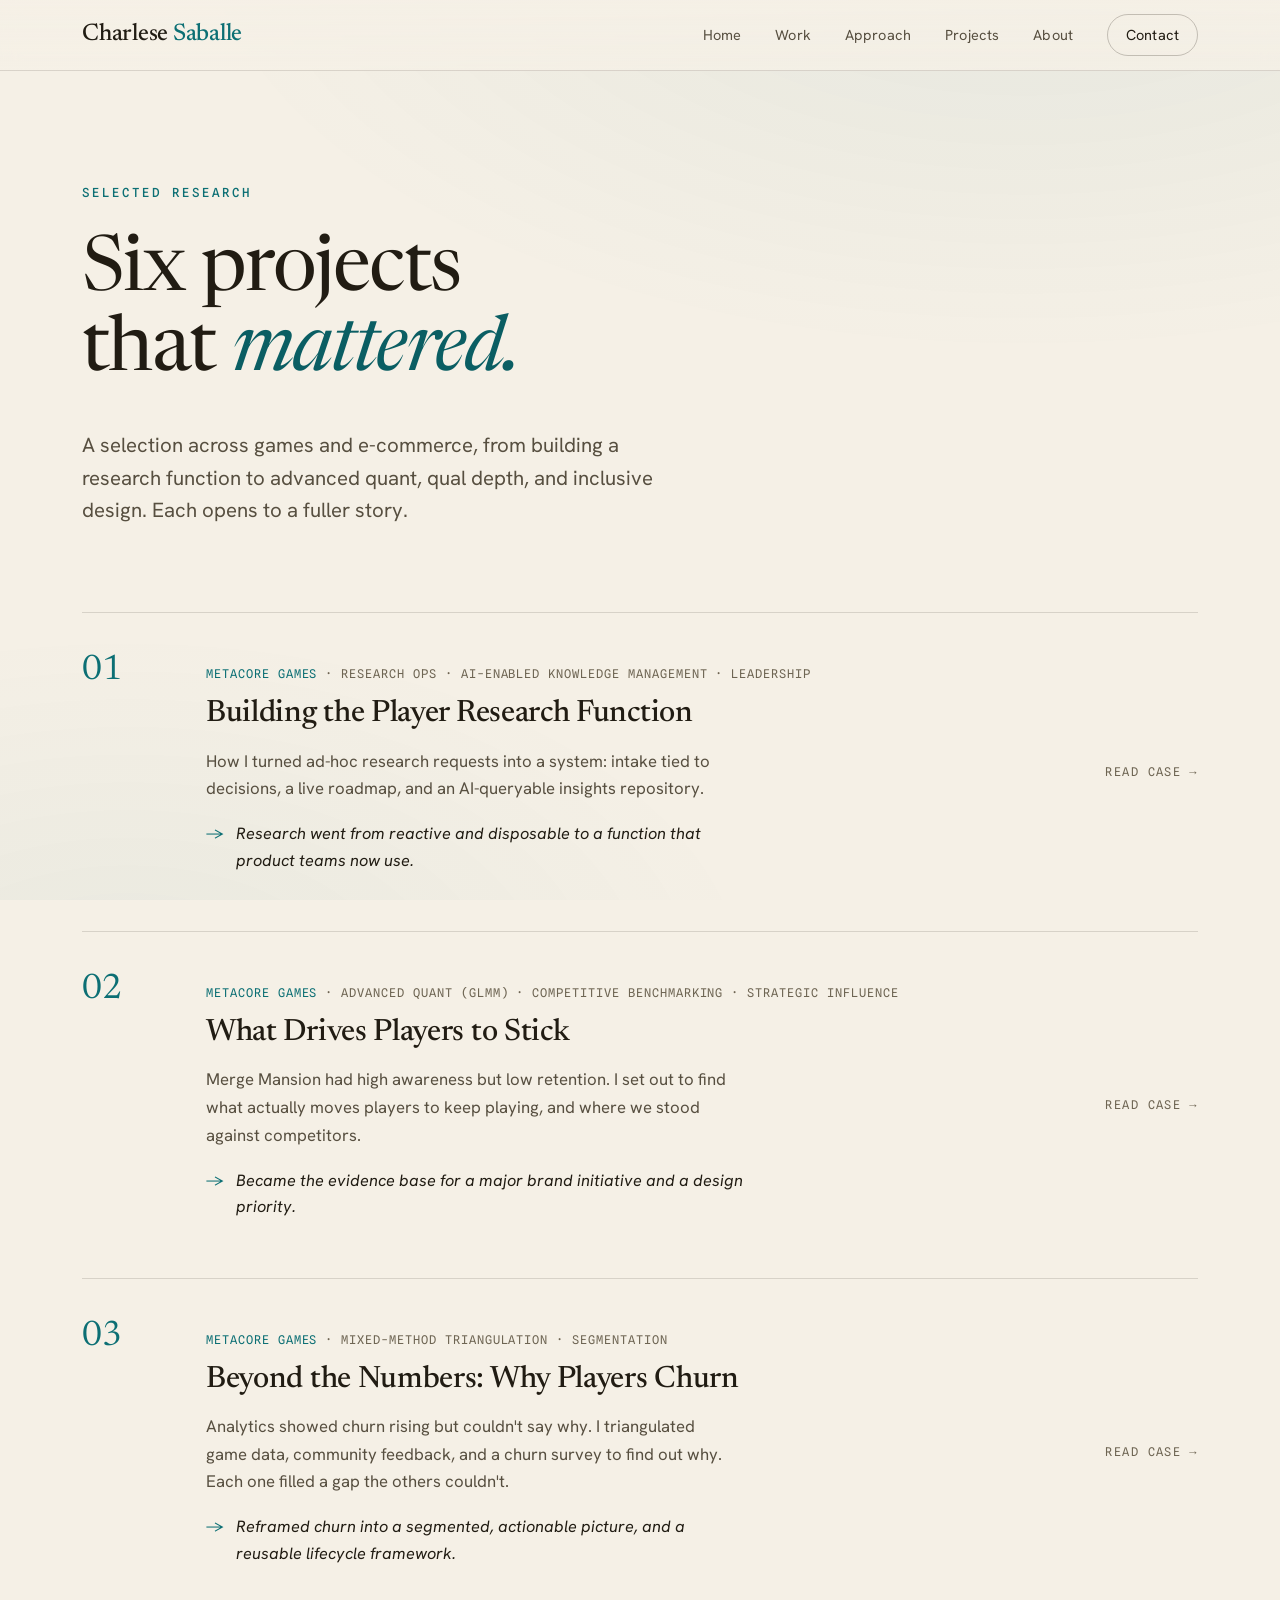
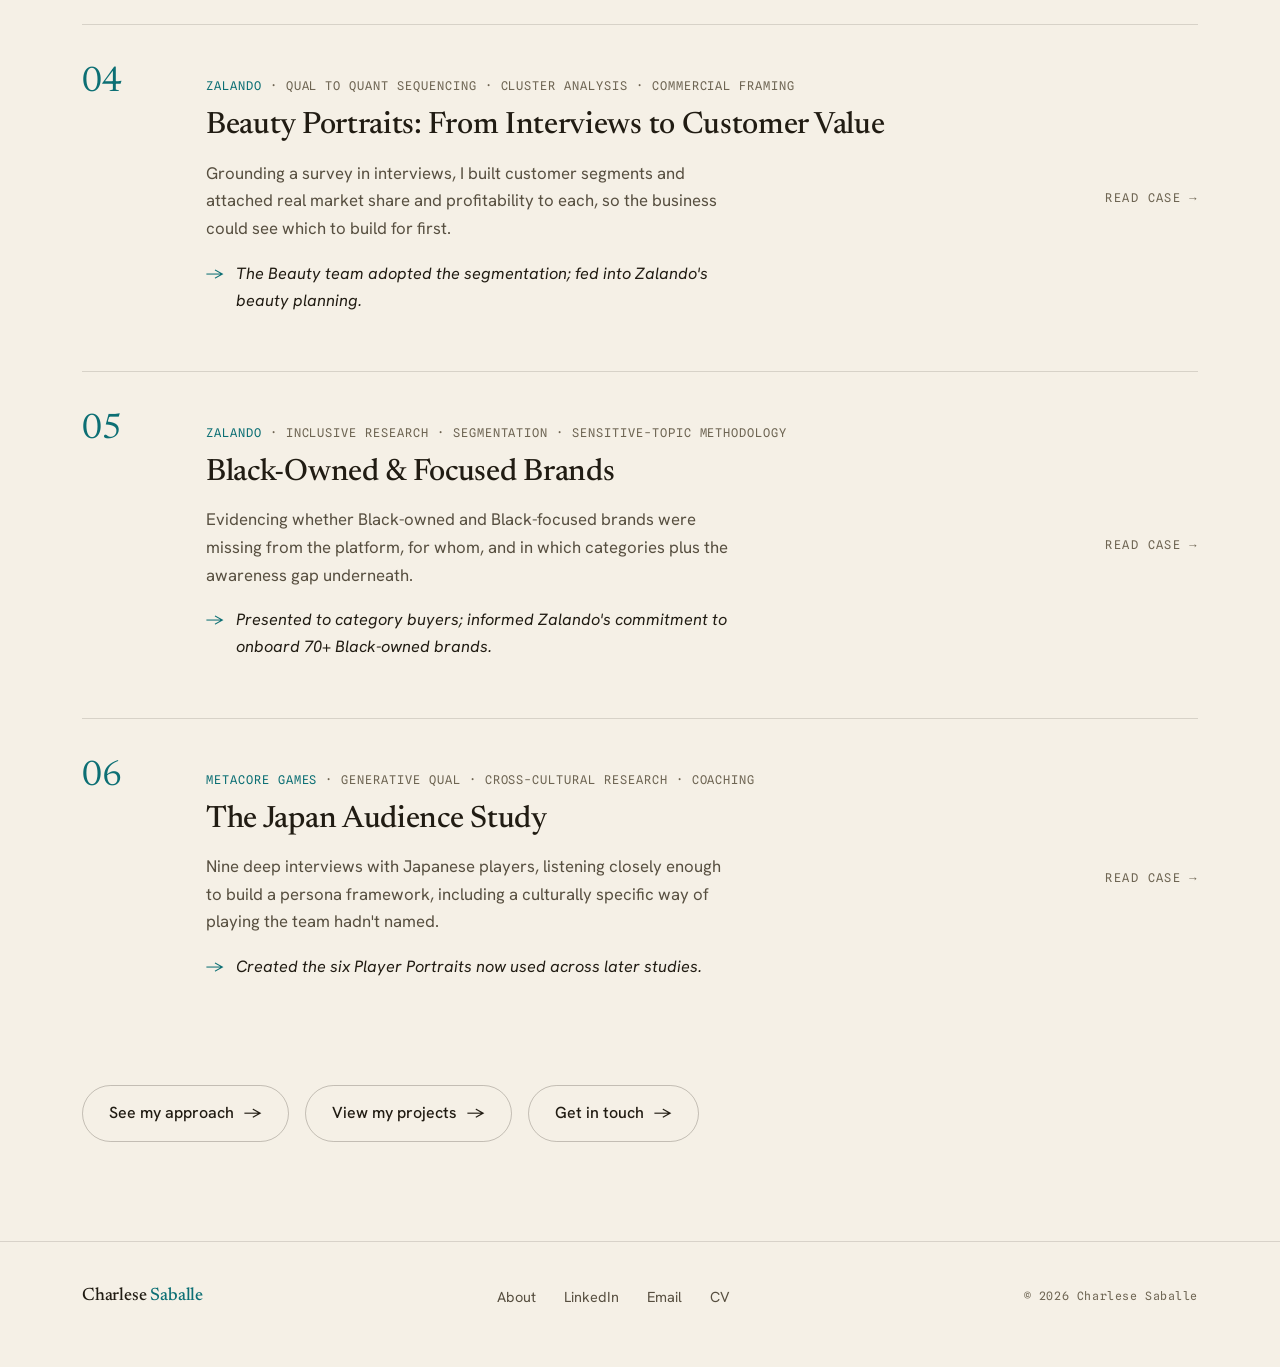
<file: work.html>
<!DOCTYPE html>
<html lang="en">
<head>
<meta charset="UTF-8">
<meta name="viewport" content="width=device-width, initial-scale=1.0">
<title>Selected Research · Charlese Saballe</title>
<meta name="description" content="Selected research by Charlese Saballe across games and e-commerce: research ops, advanced quant, mixed-method depth, and inclusive design.">
<link rel="preconnect" href="https://fonts.googleapis.com">
<link rel="preconnect" href="https://fonts.gstatic.com" crossorigin>
<link rel="stylesheet" href="assets/styles.css?v=20">
</head>
<body>
<a class="skip-link" href="#main">Skip to content</a>

<header class="nav">
  <div class="nav-inner">
    <a href="index.html" class="brand">Charlese&nbsp;<span>Saballe</span></a>
    <button class="nav-toggle" aria-label="Toggle menu" aria-expanded="false"><span></span></button>
    <nav class="nav-links">
      <a href="index.html">Home</a>
      <a href="work.html">Work</a>
      <a href="approach.html">Approach</a>
      <a href="projects.html">Projects</a>
      <a href="about.html">About</a>
      <a href="contact.html" class="cta">Contact</a>
    </nav>
  </div>
</header>

<main id="main">

<section class="hero" style="padding-bottom:clamp(32px,5vh,56px);">
  <div class="wrap">
    <p class="eyebrow" style="margin-bottom:30px;">Selected Research</p>
    <h1 style="max-width:18ch;">Six projects that <em>mattered.</em></h1>
    <p class="hero-intro">A selection across games and e-commerce, from building a research function to advanced quant, qual depth, and inclusive design. Each opens to a fuller story.</p>
  </div>
</section>

<section class="section" style="padding-top:0;">
  <div class="wrap">
    <div class="work-list">

      <a class="work-item" href="case-studies/01-research-function.html">
        <div class="num">01</div>
        <div class="body">
          <p class="meta-line"><span class="co">Metacore Games</span> · Research ops · AI-enabled knowledge management · Leadership</p>
          <h3>Building the Player Research Function</h3>
          <p class="desc">How I turned ad-hoc research requests into a system: intake tied to decisions, a live roadmap, and an AI-queryable insights repository.</p>
          <p class="outcome"><span class="arw" aria-hidden="true">→</span> <em>Research went from reactive and disposable to a function that product teams now use.</em></p>
        </div>
        <div class="go">Read case <span class="arw" aria-hidden="true">→</span></div>
      </a>

      <a class="work-item" href="case-studies/02-player-retention.html">
        <div class="num">02</div>
        <div class="body">
          <p class="meta-line"><span class="co">Metacore Games</span> · Advanced quant (GLMM) · Competitive benchmarking · Strategic influence</p>
          <h3>What Drives Players to Stick</h3>
          <p class="desc">Merge Mansion had high awareness but low retention. I set out to find what actually moves players to keep playing, and where we stood against competitors.</p>
          <p class="outcome"><span class="arw" aria-hidden="true">→</span> <em>Became the evidence base for a major brand initiative and a design priority.</em></p>
        </div>
        <div class="go">Read case <span class="arw" aria-hidden="true">→</span></div>
      </a>

      <a class="work-item" href="case-studies/03-player-churn.html">
        <div class="num">03</div>
        <div class="body">
          <p class="meta-line"><span class="co">Metacore Games</span> · Mixed-method triangulation · Segmentation</p>
          <h3>Beyond the Numbers: Why Players Churn</h3>
          <p class="desc">Analytics showed churn rising but couldn't say why. I triangulated game data, community feedback, and a churn survey to find out why. Each one filled a gap the others couldn't.</p>
          <p class="outcome"><span class="arw" aria-hidden="true">→</span> <em>Reframed churn into a segmented, actionable picture, and a reusable lifecycle framework.</em></p>
        </div>
        <div class="go">Read case <span class="arw" aria-hidden="true">→</span></div>
      </a>

      <a class="work-item" href="case-studies/04-beauty-portraits.html">
        <div class="num">04</div>
        <div class="body">
          <p class="meta-line"><span class="co">Zalando</span> · Qual to quant sequencing · Cluster analysis · Commercial framing</p>
          <h3>Beauty Portraits: From Interviews to Customer Value</h3>
          <p class="desc">Grounding a survey in interviews, I built customer segments and attached real market share and profitability to each, so the business could see which to build for first.</p>
          <p class="outcome"><span class="arw" aria-hidden="true">→</span> <em>The Beauty team adopted the segmentation; fed into Zalando's beauty planning.</em></p>
        </div>
        <div class="go">Read case <span class="arw" aria-hidden="true">→</span></div>
      </a>

      <a class="work-item" href="case-studies/05-inclusive-brands.html">
        <div class="num">05</div>
        <div class="body">
          <p class="meta-line"><span class="co">Zalando</span> · Inclusive research · Segmentation · Sensitive-topic methodology</p>
          <h3>Black-Owned &amp; Focused Brands</h3>
          <p class="desc">Evidencing whether Black-owned and Black-focused brands were missing from the platform, for whom, and in which categories plus the awareness gap underneath.</p>
          <p class="outcome"><span class="arw" aria-hidden="true">→</span> <em>Presented to category buyers; informed Zalando's commitment to onboard 70+ Black-owned brands.</em></p>
        </div>
        <div class="go">Read case <span class="arw" aria-hidden="true">→</span></div>
      </a>

      <a class="work-item" href="case-studies/06-japan-audience.html">
        <div class="num">06</div>
        <div class="body">
          <p class="meta-line"><span class="co">Metacore Games</span> · Generative qual · Cross-cultural research · Coaching</p>
          <h3>The Japan Audience Study</h3>
          <p class="desc">Nine deep interviews with Japanese players, listening closely enough to build a persona framework, including a culturally specific way of playing the team hadn't named.</p>
          <p class="outcome"><span class="arw" aria-hidden="true">→</span> <em>Created the six Player Portraits now used across later studies.</em></p>
        </div>
        <div class="go">Read case <span class="arw" aria-hidden="true">→</span></div>
      </a>

    </div>

    <div style="margin-top:48px;" class="btn-row">
      <a href="approach.html" class="btn btn-ghost">See my approach <span aria-hidden="true">→</span></a>
      <a href="projects.html" class="btn btn-ghost">View my projects <span aria-hidden="true">→</span></a>
      <a href="contact.html" class="btn btn-ghost">Get in touch <span aria-hidden="true">→</span></a>
    </div>
  </div>
</section>

</main>

<footer class="foot">
  <div class="wrap foot-inner">
    <a href="index.html" class="brand">Charlese&nbsp;<span>Saballe</span></a>
    <nav class="foot-links">
      <a href="about.html">About</a>
      <a href="https://www.linkedin.com/in/charlesesaballe" target="_blank" rel="noopener">LinkedIn</a>
      <a href="mailto:charsaballe@gmail.com">Email</a>
      <a href="assets/Charlese-Saballe-CV.pdf" target="_blank" rel="noopener">CV</a>
    </nav>
    <div class="copy">© 2026 Charlese Saballe</div>
  </div>
</footer>

<script src="assets/site.js?v=7"></script>
</body>
</html>
</file>
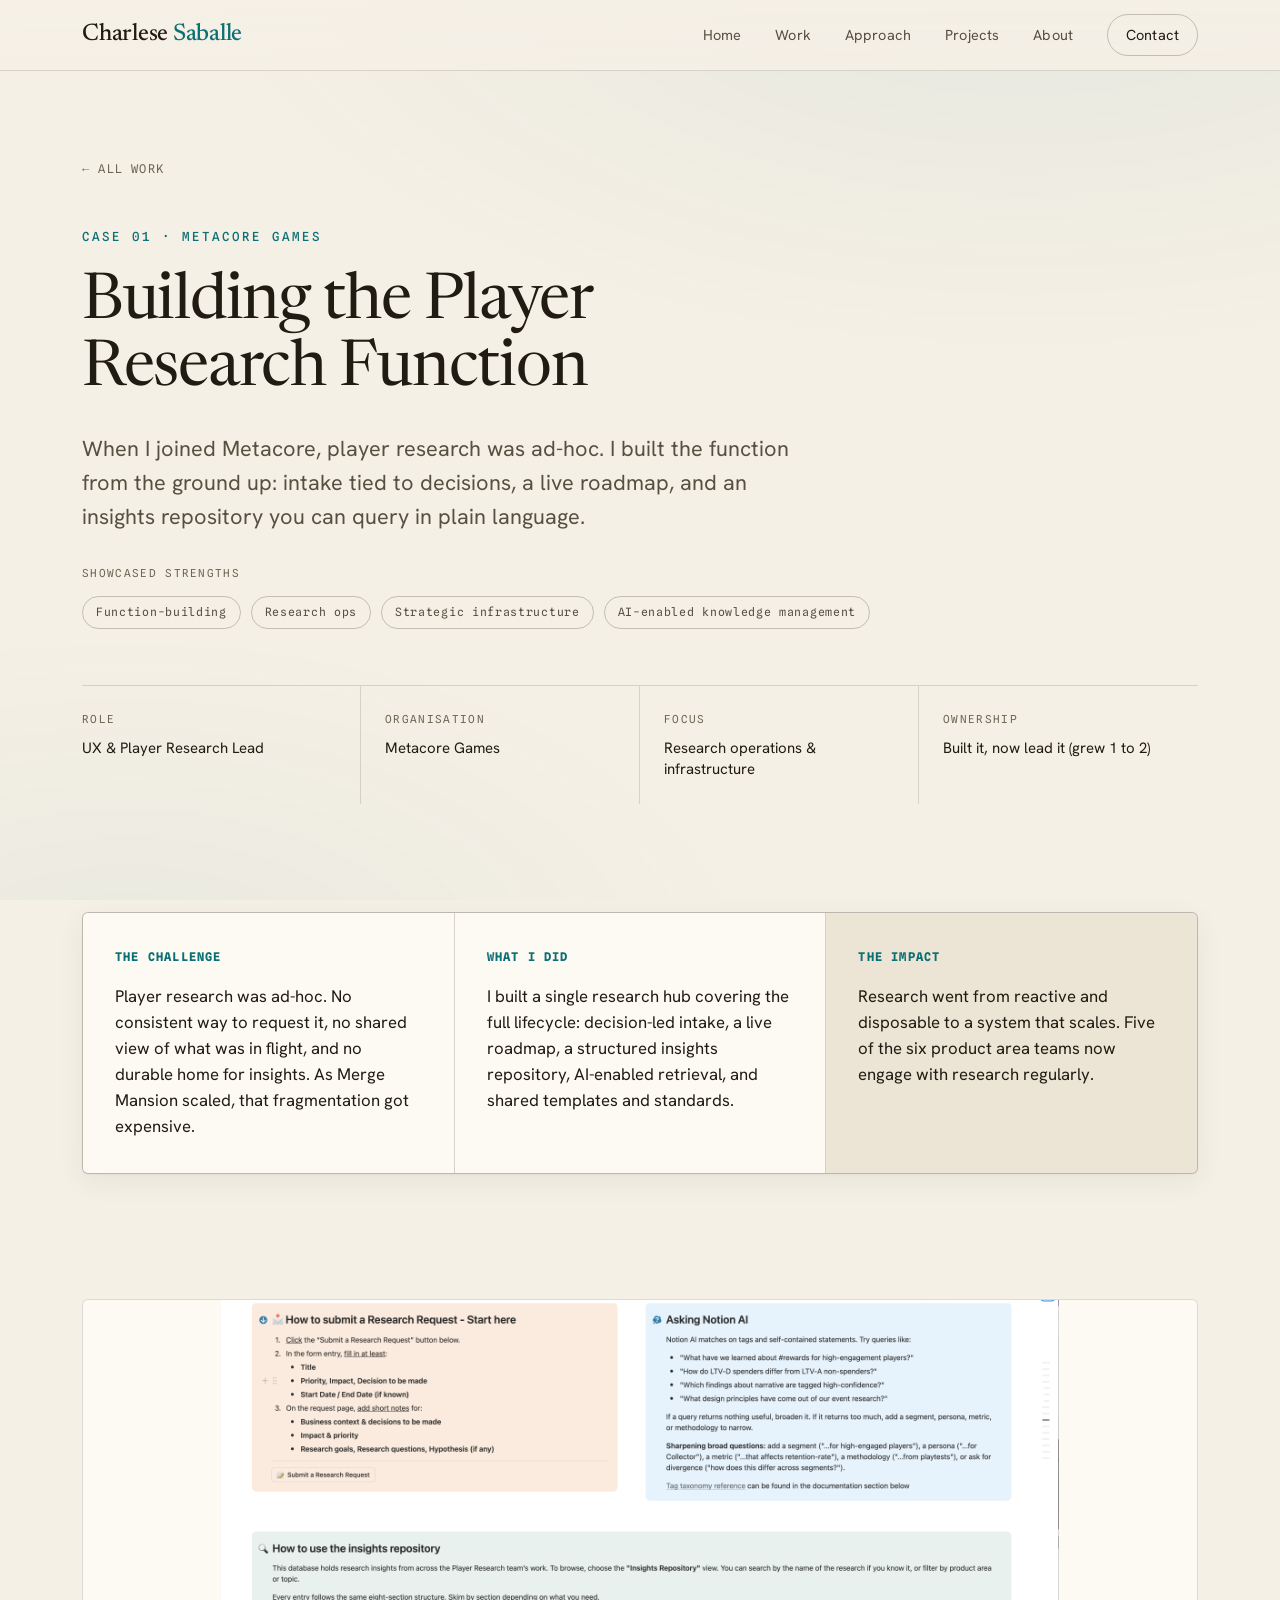
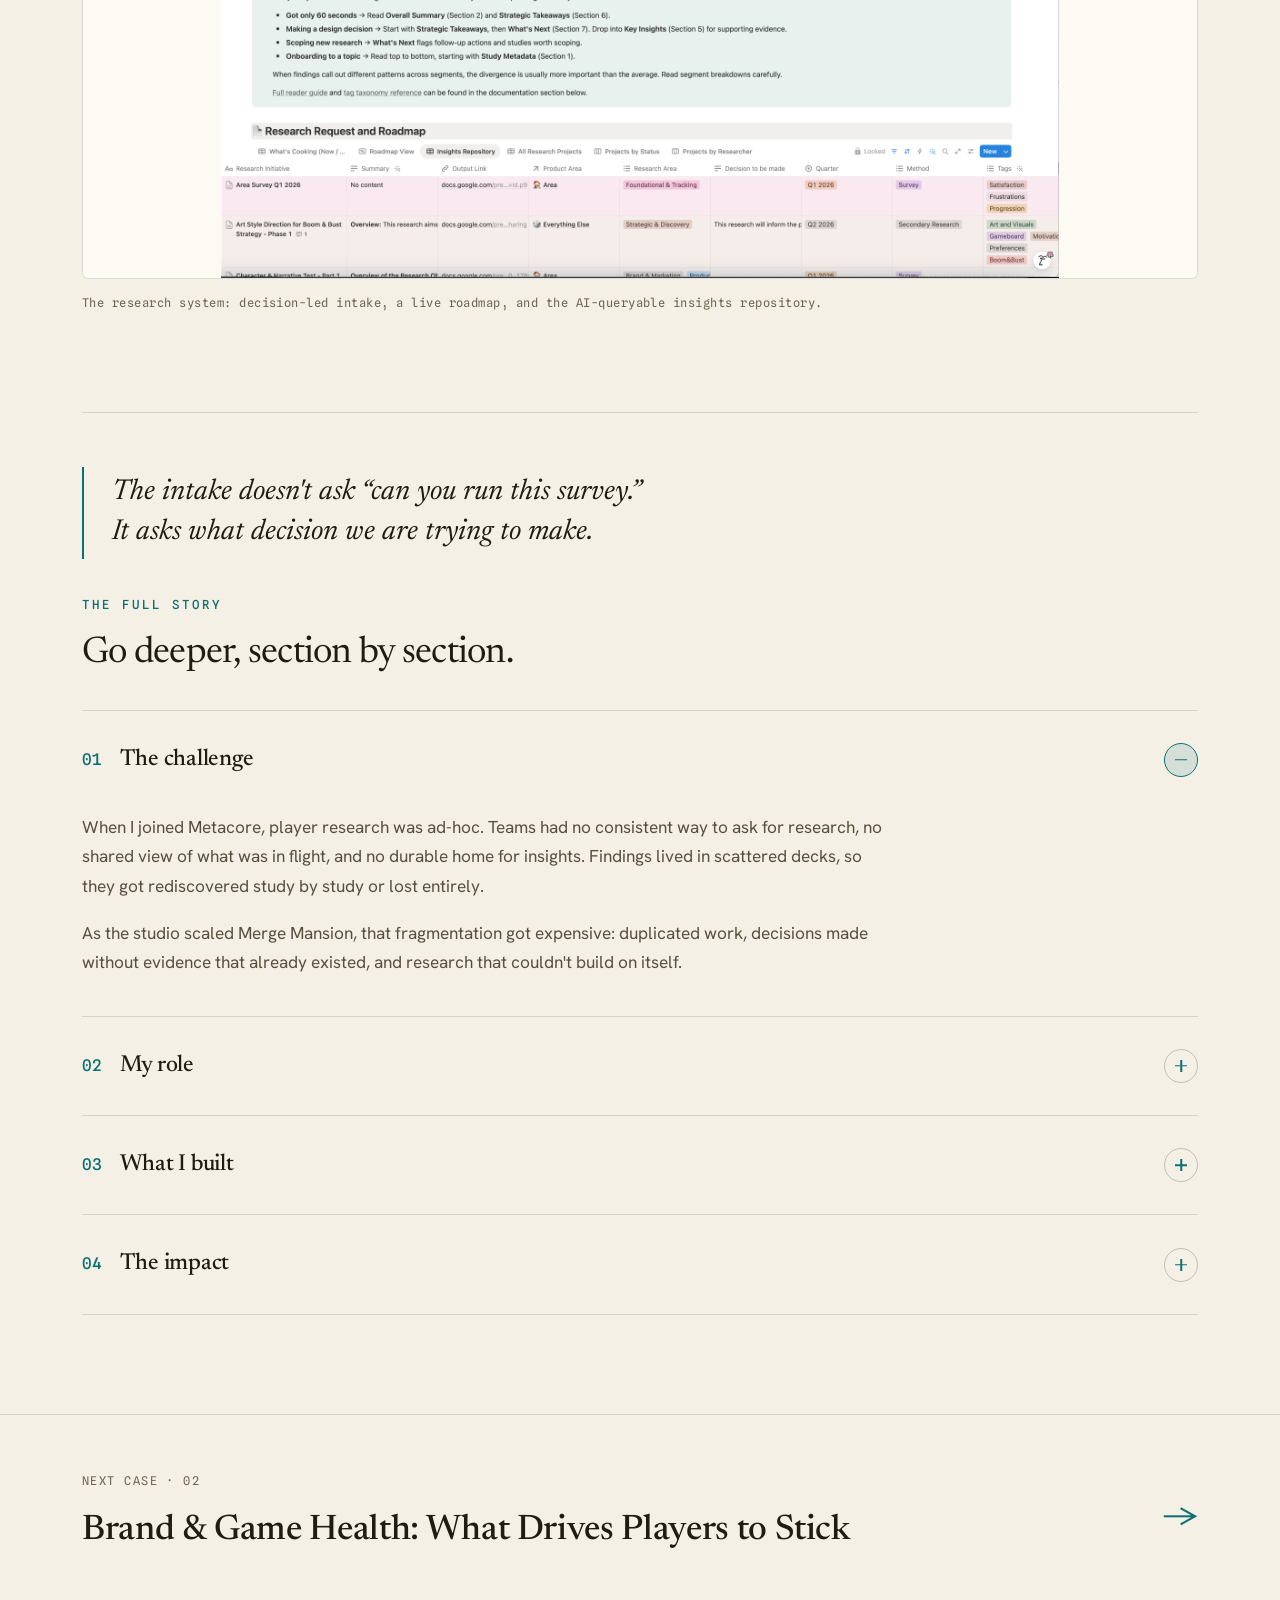
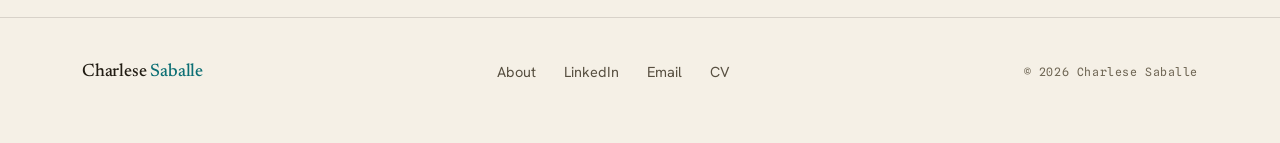
<file: case-studies/01-research-function.html>
<!DOCTYPE html>
<html lang="en">
<head>
<meta charset="UTF-8">
<meta name="viewport" content="width=device-width, initial-scale=1.0">
<title>Building the Player Research Function · Charlese Saballe</title>
<meta name="description" content="When I joined Metacore, player research was ad-hoc. I built the function from the ground up: intake tied to decisions, a live roadmap, and an insights repository you can query in plain language.">
<link rel="preconnect" href="https://fonts.googleapis.com">
<link rel="preconnect" href="https://fonts.gstatic.com" crossorigin>
<link rel="stylesheet" href="../assets/styles.css?v=22">
</head>
<body>
<a class="skip-link" href="#main">Skip to content</a>

<header class="nav">
  <div class="nav-inner">
    <a href="../index.html" class="brand">Charlese&nbsp;<span>Saballe</span></a>
    <button class="nav-toggle" aria-label="Toggle menu" aria-expanded="false"><span></span></button>
    <nav class="nav-links">
      <a href="../index.html">Home</a>
      <a href="../work.html">Work</a>
      <a href="../approach.html">Approach</a>
      <a href="../projects.html">Projects</a>
      <a href="../about.html">About</a>
      <a href="../contact.html" class="cta">Contact</a>
    </nav>
  </div>
</header>

<main id="main">

<section class="cs-hero">
  <div class="wrap">
    <a href="../work.html" class="cs-back"><span aria-hidden="true">←</span> All work</a>
    <p class="eyebrow">Case 01 · Metacore Games</p>
    <h1>Building the Player Research Function</h1>
    <p class="standfirst">When I joined Metacore, player research was ad-hoc. I built the function from the ground up: intake tied to decisions, a live roadmap, and an insights repository you can query in plain language.</p>

    <div class="cs-strengths">
      <div class="sl">Showcased strengths</div>
      <div class="tags"><span class="tag">Function-building</span><span class="tag">Research ops</span><span class="tag">Strategic infrastructure</span><span class="tag">AI-enabled knowledge management</span></div>
    </div>

    <div class="cs-meta">
      <div class="m"><div class="mk">Role</div><div class="mv">UX &amp; Player Research Lead</div></div>
      <div class="m"><div class="mk">Organisation</div><div class="mv">Metacore Games</div></div>
      <div class="m"><div class="mk">Focus</div><div class="mv">Research operations &amp; infrastructure</div></div>
      <div class="m"><div class="mk">Ownership</div><div class="mv">Built it, now lead it (grew 1 to 2)</div></div>
    </div>
  </div>
</section>

<section class="section" style="padding-top:clamp(40px,6vh,72px);">
  <div class="wrap">
    <div class="cs-summary">
      <div class="cell"><h4>The challenge</h4><p>Player research was ad-hoc. No consistent way to request it, no shared view of what was in flight, and no durable home for insights. As Merge Mansion scaled, that fragmentation got expensive.</p></div>
      <div class="cell"><h4>What I did</h4><p>I built a single research hub covering the full lifecycle: decision-led intake, a live roadmap, a structured insights repository, AI-enabled retrieval, and shared templates and standards.</p></div>
      <div class="cell impact"><h4>The impact</h4><p>Research went from reactive and disposable to a system that scales. Five of the six product area teams now engage with research regularly.</p></div>
    </div>
  </div>
</section>

<section class="section" style="padding-top:clamp(8px,2vh,28px);">
  <div class="wrap">
    <figure class="cs-artifact">
      <img class="cs-artifact-img" src="../assets/artifacts/01-research-function.png" alt="The research system: decision-led intake, a live roadmap, and the AI-queryable insights repository.">
      <figcaption>The research system: decision-led intake, a live roadmap, and the AI-queryable insights repository.</figcaption>
    </figure>
  </div>
</section>

<section class="section" style="padding-top:0;">
  <div class="wrap">
    <hr class="divider" style="margin-bottom:clamp(40px,6vh,72px);">
    <div class="prose">
      <p class="pull">The intake doesn't ask &ldquo;can you run this survey.&rdquo; <br>It asks what decision we are trying to make.</p>
    </div>

    <div class="section-head" style="margin-top:24px; margin-bottom:0;">
      <p class="eyebrow">The full story</p>
      <h2 style="font-size:clamp(1.6rem,3vw,2.3rem);">Go deeper, section by section.</h2>
    </div>

    <div style="margin-top:36px;">
      <details class="detail" open>
        <summary><span class="label"><span class="ix">01</span> The challenge</span><span class="det-icon" aria-hidden="true"></span></summary>
        <div class="det-body">
          <p>When I joined Metacore, player research was ad-hoc. Teams had no consistent way to ask for research, no shared view of what was in flight, and no durable home for insights. Findings lived in scattered decks, so they got rediscovered study by study or lost entirely.</p><p>As the studio scaled Merge Mansion, that fragmentation got expensive: duplicated work, decisions made without evidence that already existed, and research that couldn't build on itself.</p>
        </div>
      </details>
      <details class="detail">
        <summary><span class="label"><span class="ix">02</span> My role</span><span class="det-icon" aria-hidden="true"></span></summary>
        <div class="det-body">
          <p>I built the function from the ground up and now lead it, including managing a direct report. I defined how research gets requested, prioritised, delivered, stored, and reused. And I own that system and keep evolving it as we grow.</p>
        </div>
      </details>
      <details class="detail">
        <summary><span class="label"><span class="ix">03</span> What I built</span><span class="det-icon" aria-hidden="true"></span></summary>
        <div class="det-body">
          <p>A single research hub covering the full lifecycle.</p>
          <span class="sub">Intake</span><p>A structured request process that ties every study to a decision. Requesters specify the business context and the decision at stake, impact and priority, and objectives, hypotheses, and key questions. This keeps research anchored to decisions rather than deliverables, and it raises the quality of what we take on.</p>
          <span class="sub">Roadmap</span><p>A live database of all research initiatives across product areas (Area, LiveOps, Core, Meta, Monetisation), methods, and quarters. Stakeholders get a transparent view of what is in progress, what is planned, and who owns it.</p>
          <span class="sub">Insights repository</span><p>Every study follows the same structure so findings are easy to navigate and reuse: what we found, why players feel that way, why it matters, key insights with supporting evidence, strategic takeaways, and next steps. Insights are tagged against a controlled taxonomy, so the body of knowledge compounds over time.</p>
          <span class="sub">AI-enabled retrieval</span><p>I layered an atomic research framework on top to make the repository queryable in natural language, for example “how do LTV-D spenders differ from LTV-A non-spenders?” or “which findings about narrative are high-confidence?” That turns a static archive into something teams can query themselves without needing a researcher in the loop.</p>
          <span class="sub">Documentation, templates, and standards</span><p>Reusable templates, methodology and incentivisation guidelines, and survey tooling integrations, so the team works from a shared, consistent toolkit.</p>
        </div>
      </details>
      <details class="detail">
        <summary><span class="label"><span class="ix">04</span> The impact</span><span class="det-icon" aria-hidden="true"></span></summary>
        <div class="det-body">
          <p>Research at Metacore went from reactive and disposable to a system that scales. The intake process did more than organise requests, it shifted how teams approach research. By asking stakeholders to name the decision at stake before a study begins, it moved conversations away from &ldquo;can you run this survey&rdquo; toward &ldquo;here is the decision we are trying to make.&rdquo;</p><p>Request volume grew substantially as teams started bringing decisions to research earlier, and five of the six product area teams now engage with research regularly. To deepen that shift, I documented how to read insights and query the repository through Notion AI, so teams can self-serve answers and treat the repository as a first stop rather than an archive nobody opens.</p><p>Decisions increasingly draw on accumulated evidence instead of one-off studies, and insights compound rather than fade.</p>
        </div>
      </details>
    </div>
  </div>
</section>

<section class="cs-next">
  <div class="wrap">
    <a href="02-player-retention.html">
      <div>
        <div class="lbl">Next case · 02</div>
        <div class="ttl">Brand &amp; Game Health: What Drives Players to Stick</div>
      </div>
      <div class="big-arw" aria-hidden="true">→</div>
    </a>
  </div>
</section>

</main>

<footer class="foot">
  <div class="wrap foot-inner">
    <a href="../index.html" class="brand">Charlese&nbsp;<span>Saballe</span></a>
    <nav class="foot-links">
      <a href="../about.html">About</a>
      <a href="https://www.linkedin.com/in/charlesesaballe" target="_blank" rel="noopener">LinkedIn</a>
      <a href="mailto:charsaballe@gmail.com">Email</a>
      <a href="../assets/Charlese-Saballe-CV.pdf" target="_blank" rel="noopener">CV</a>
    </nav>
    <div class="copy">© 2026 Charlese Saballe</div>
  </div>
</footer>

<script src="../assets/site.js?v=7"></script>
</body>
</html>
</file>
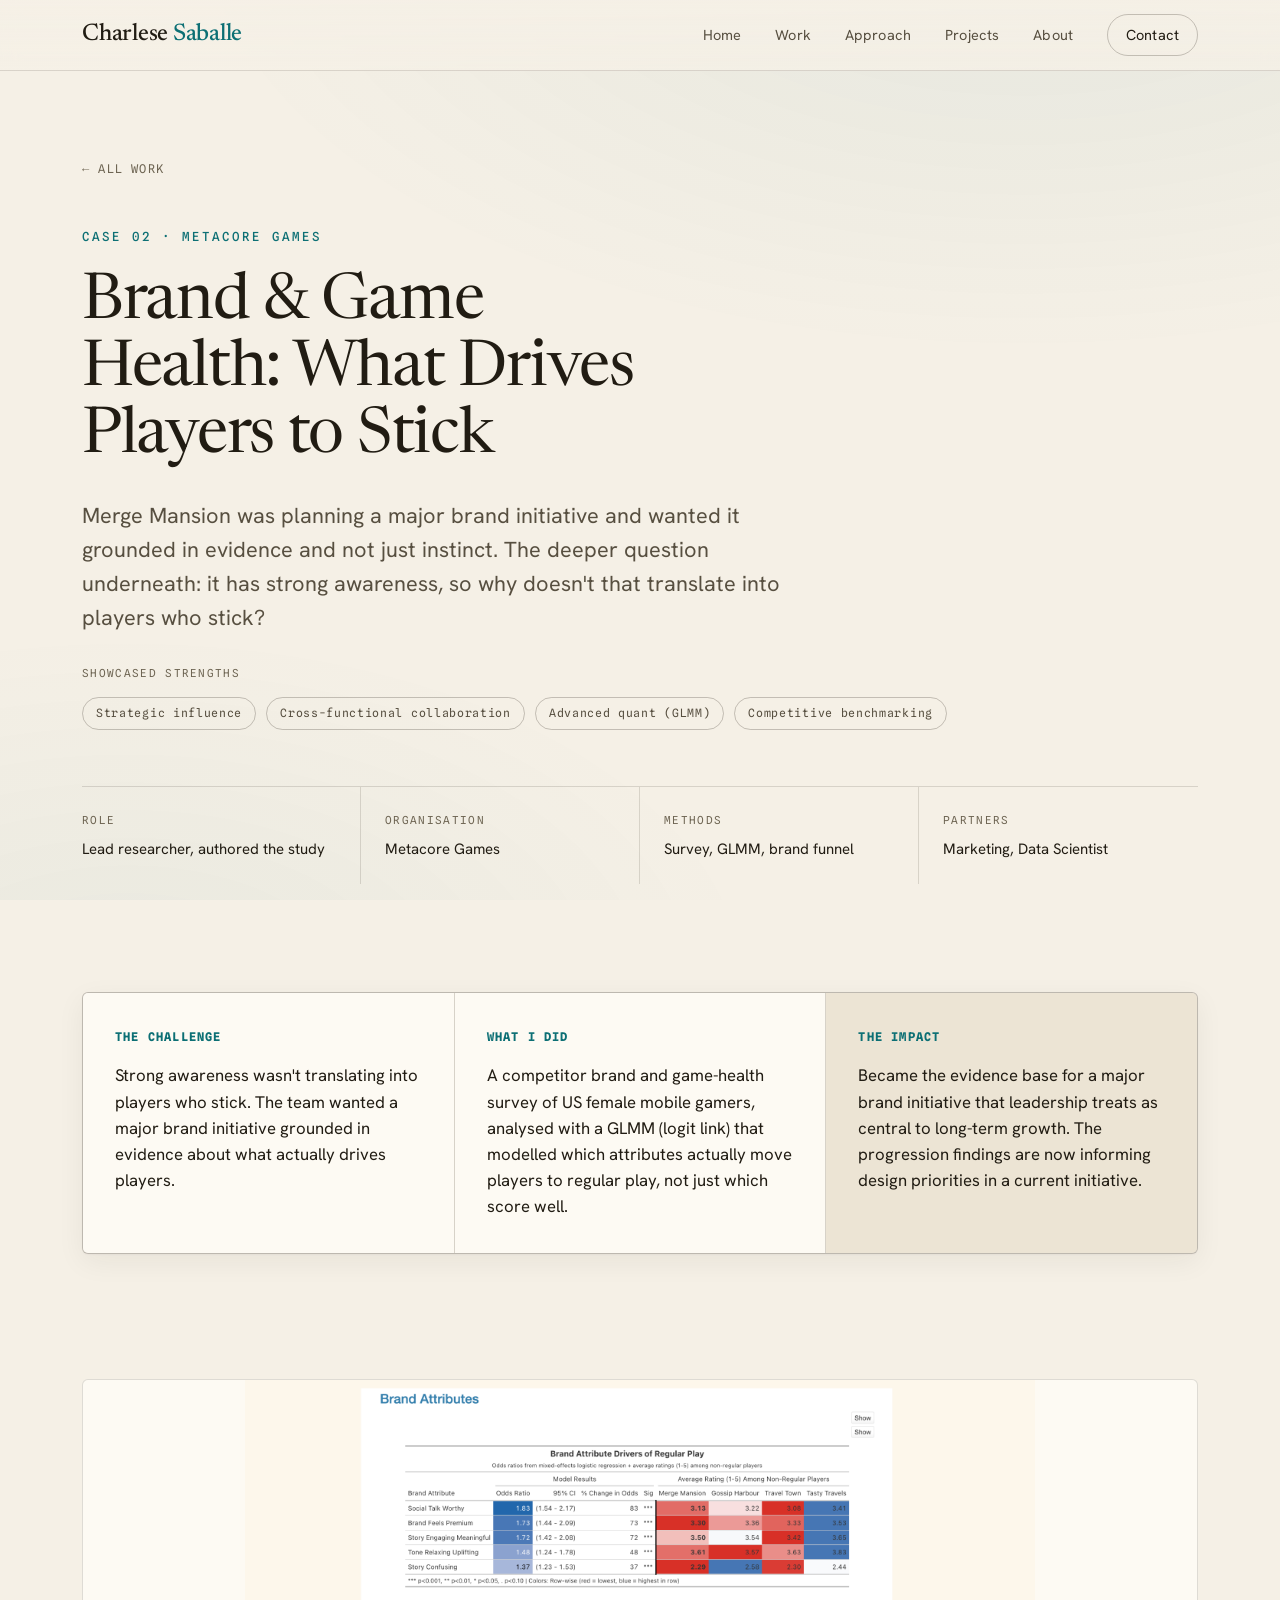
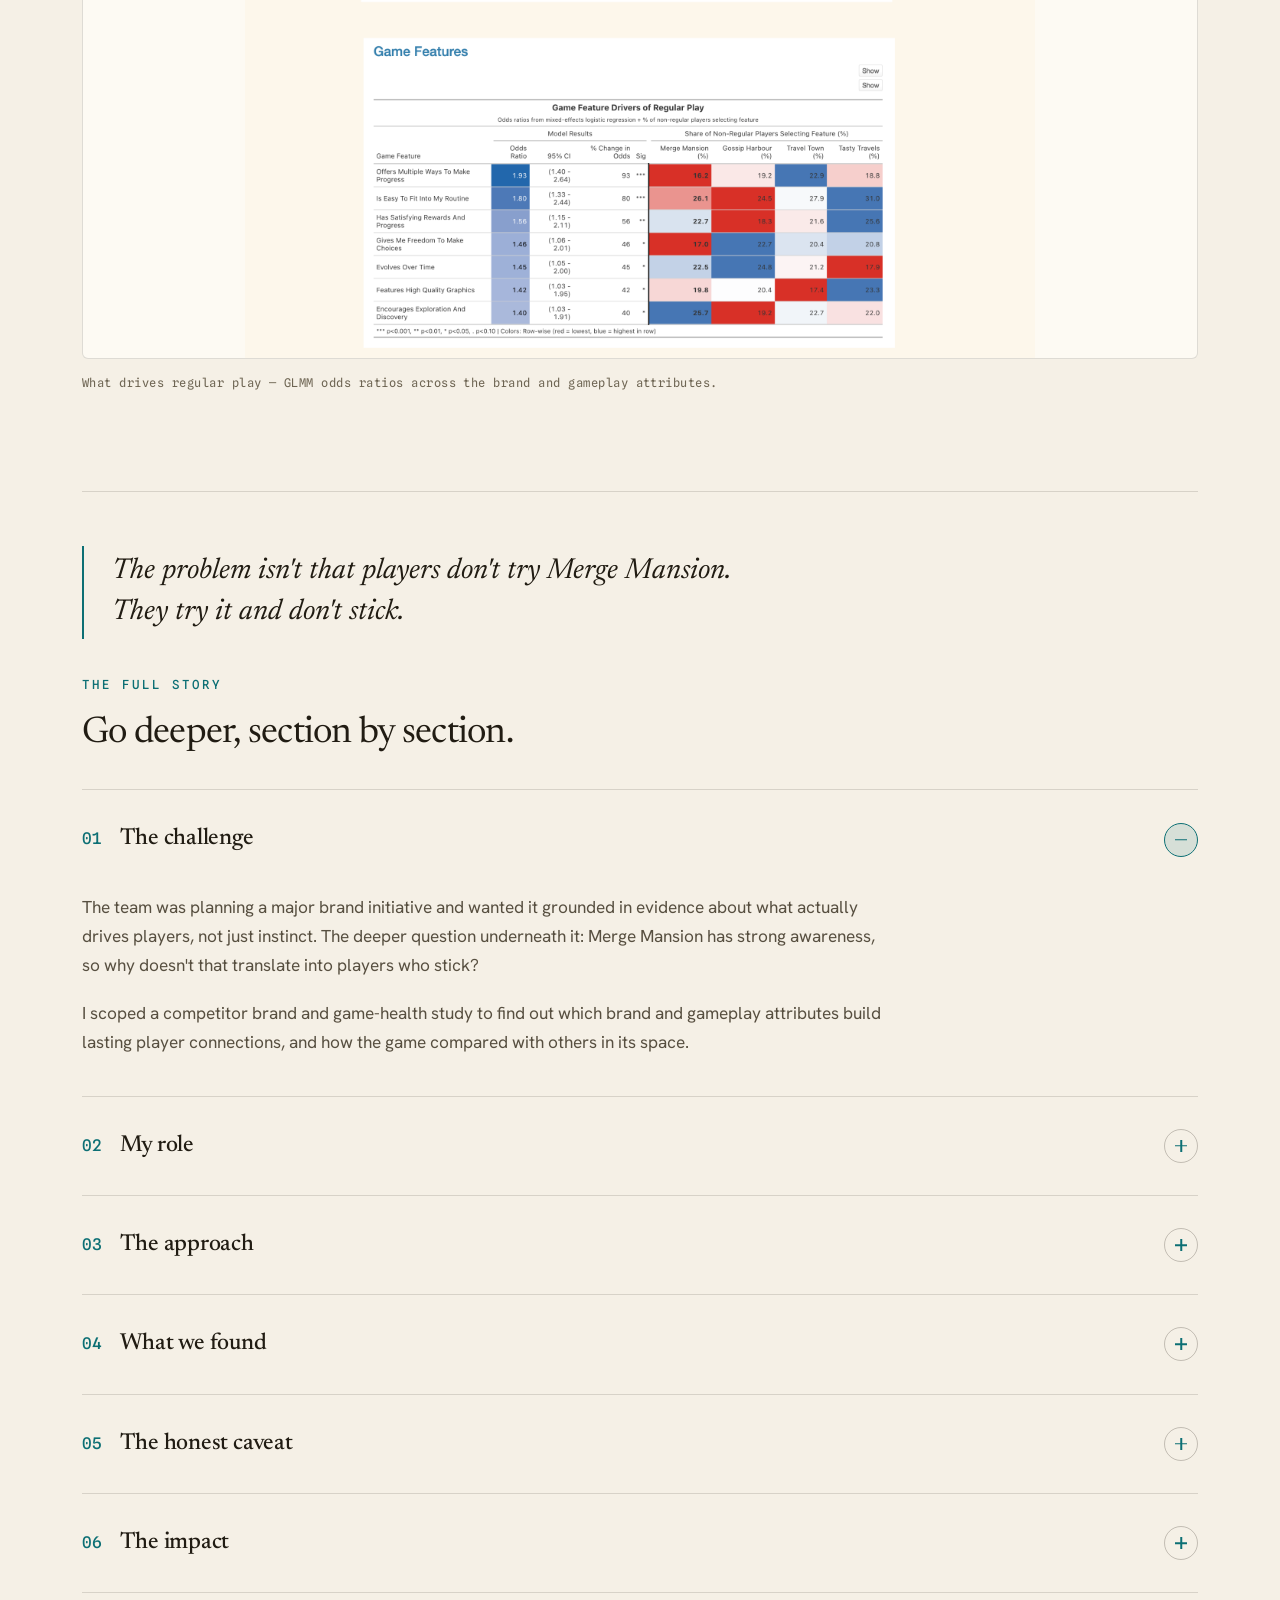
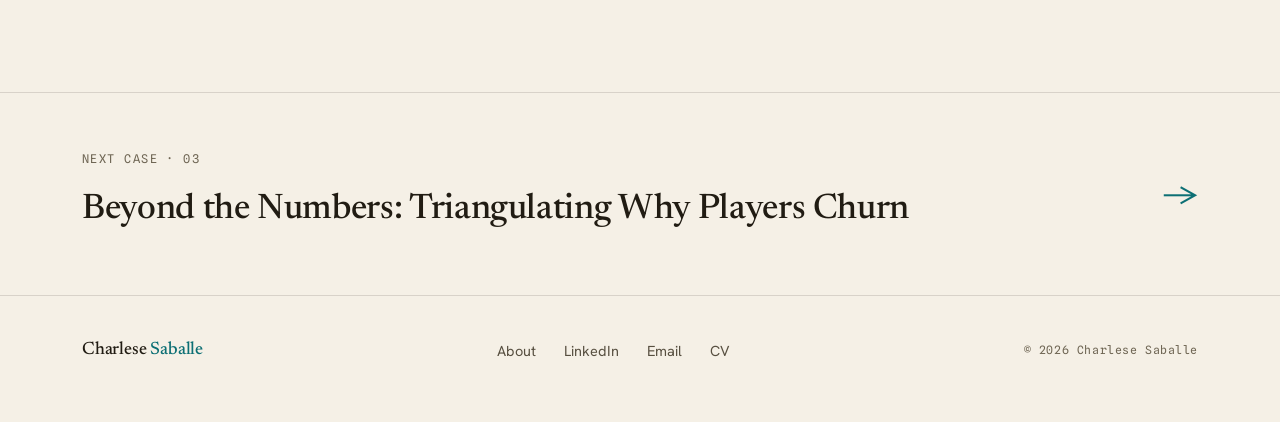
<file: case-studies/02-player-retention.html>
<!DOCTYPE html>
<html lang="en">
<head>
<meta charset="UTF-8">
<meta name="viewport" content="width=device-width, initial-scale=1.0">
<title>Brand & Game Health: What Drives Players to Stick · Charlese Saballe</title>
<meta name="description" content="Merge Mansion was planning a major brand initiative and wanted it grounded in evidence, not instinct. The deeper question underneath: it has strong awareness, so why doesn't that translate into players who stick?">
<link rel="preconnect" href="https://fonts.googleapis.com">
<link rel="preconnect" href="https://fonts.gstatic.com" crossorigin>
<link rel="stylesheet" href="../assets/styles.css?v=22">
</head>
<body>
<a class="skip-link" href="#main">Skip to content</a>

<header class="nav">
  <div class="nav-inner">
    <a href="../index.html" class="brand">Charlese&nbsp;<span>Saballe</span></a>
    <button class="nav-toggle" aria-label="Toggle menu" aria-expanded="false"><span></span></button>
    <nav class="nav-links">
      <a href="../index.html">Home</a>
      <a href="../work.html">Work</a>
      <a href="../approach.html">Approach</a>
      <a href="../projects.html">Projects</a>
      <a href="../about.html">About</a>
      <a href="../contact.html" class="cta">Contact</a>
    </nav>
  </div>
</header>

<main id="main">

<section class="cs-hero">
  <div class="wrap">
    <a href="../work.html" class="cs-back"><span aria-hidden="true">←</span> All work</a>
    <p class="eyebrow">Case 02 · Metacore Games</p>
    <h1>Brand &amp; Game Health: What Drives Players to Stick</h1>
    <p class="standfirst">Merge Mansion was planning a major brand initiative and wanted it grounded in evidence and not just instinct. The deeper question underneath: it has strong awareness, so why doesn't that translate into players who stick?</p>

    <div class="cs-strengths">
      <div class="sl">Showcased strengths</div>
      <div class="tags"><span class="tag">Strategic influence</span><span class="tag">Cross-functional collaboration</span><span class="tag">Advanced quant (GLMM)</span><span class="tag">Competitive benchmarking</span></div>
    </div>

    <div class="cs-meta">
      <div class="m"><div class="mk">Role</div><div class="mv">Lead researcher, authored the study</div></div>
      <div class="m"><div class="mk">Organisation</div><div class="mv">Metacore Games</div></div>
      <div class="m"><div class="mk">Methods</div><div class="mv">Survey, GLMM, brand funnel</div></div>
      <div class="m"><div class="mk">Partners</div><div class="mv">Marketing, Data Scientist</div></div>
    </div>
  </div>
</section>

<section class="section" style="padding-top:clamp(40px,6vh,72px);">
  <div class="wrap">
    <div class="cs-summary">
      <div class="cell"><h4>The challenge</h4><p>Strong awareness wasn't translating into players who stick. The team wanted a major brand initiative grounded in evidence about what actually drives players.</p></div>
      <div class="cell"><h4>What I did</h4><p>A competitor brand and game-health survey of US female mobile gamers, analysed with a GLMM (logit link) that modelled which attributes actually move players to regular play, not just which score well.</p></div>
      <div class="cell impact"><h4>The impact</h4><p>Became the evidence base for a major brand initiative that leadership treats as central to long-term growth. The progression findings are now informing design priorities in a current initiative.</p></div>
    </div>
  </div>
</section>

<section class="section" style="padding-top:clamp(8px,2vh,28px);">
  <div class="wrap">
    <figure class="cs-artifact">
      <img class="cs-artifact-img" src="../assets/artifacts/02-player-retention.png" alt="What drives regular play — GLMM odds ratios across the brand and gameplay attributes.">
      <figcaption>What drives regular play — GLMM odds ratios across the brand and gameplay attributes.</figcaption>
    </figure>
  </div>
</section>

<section class="section" style="padding-top:0;">
  <div class="wrap">
    <hr class="divider" style="margin-bottom:clamp(40px,6vh,72px);">
    <div class="prose">
      <p class="pull">The problem isn't that players don't try Merge Mansion. <br>They try it and don't stick.</p>
    </div>

    <div class="section-head" style="margin-top:24px; margin-bottom:0;">
      <p class="eyebrow">The full story</p>
      <h2 style="font-size:clamp(1.6rem,3vw,2.3rem);">Go deeper, section by section.</h2>
    </div>

    <div style="margin-top:36px;">
      <details class="detail" open>
        <summary><span class="label"><span class="ix">01</span> The challenge</span><span class="det-icon" aria-hidden="true"></span></summary>
        <div class="det-body">
          <p>The team was planning a major brand initiative and wanted it grounded in evidence about what actually drives players, not just instinct. The deeper question underneath it: Merge Mansion has strong awareness, so why doesn't that translate into players who stick?</p><p>I scoped a competitor brand and game-health study to find out which brand and gameplay attributes build lasting player connections, and how the game compared with others in its space.</p>
        </div>
      </details>
      <details class="detail">
        <summary><span class="label"><span class="ix">02</span> My role</span><span class="det-icon" aria-hidden="true"></span></summary>
        <div class="det-body">
          <p>I led the study end to end, from framing the research goals through to the readout that informed the brand initiative. I worked closely with Marketing, who owned the decision this research was feeding, and partnered with a Data Scientist on the modelling. I authored the study.</p>
        </div>
      </details>
      <details class="detail">
        <summary><span class="label"><span class="ix">03</span> The approach</span><span class="det-icon" aria-hidden="true"></span></summary>
        <div class="det-body">
          <p>A quantitative survey of US female mobile gamers aged 25 to 59, large enough to compare Merge Mansion against three comparable titles across the full brand funnel: awareness, consideration, trial, and regular play. The survey carried a Likert attribute battery covering story, tone, visual identity, motivation to play, and gameplay attributes.</p><p>The analytical core was a Generalised Linear Mixed Model (GLMM with a logit link), which let us model the odds of a player becoming a regular player as a function of how they rated each attribute, while correcting for the fact that respondents rated multiple games. Rather than just describing which attributes scored high, this told us which attributes actually move players to regular play, expressed as odds ratios.</p><p>I brought the question and what I needed the analysis to answer, and worked with the Data Scientist to explore the options. He selected the GLMM as the right fit. This meant we could separate which attributes genuinely drive regular play from what just scores well in a survey.</p>
        </div>
      </details>
      <details class="detail">
        <summary><span class="label"><span class="ix">04</span> What we found</span><span class="det-icon" aria-hidden="true"></span></summary>
        <div class="det-body">
          <p>Merge Mansion has very high aided awareness but a much weaker rate of turning that awareness into regular players, while a comparable title showed the opposite pattern: modest awareness converting strongly into regular play. So the problem isn't that players don't try Merge Mansion. They try it and don't always stick.</p><p>The model identified the attributes that actually drive regular play. On the brand side: being fun to talk about, feeling premium, feeling emotionally engaging, and a light, uplifting tone. On the gameplay side: multiple ways to make progress (the single strongest predictor), fitting into a routine, satisfying rewards, and player agency. The game's measured strengths turned out to be lower-leverage for conversion than these higher-impact attributes.</p><p>Two findings gave the team clearer evidence for questions they were already weighing. First, progression flexibility, not difficulty, is the binding constraint on retention, which explained why an earlier difficulty-rebalancing experiment hadn't moved satisfaction. Second, the brand's historical signature underperformed on its own terms, but the read was sharper execution rather than repositioning.</p>
        </div>
      </details>
      <details class="detail">
        <summary><span class="label"><span class="ix">05</span> The honest caveat</span><span class="det-icon" aria-hidden="true"></span></summary>
        <div class="det-body">
          <div class="callout"><div class="ck">What the model could and couldn't say</div><p>The measured attributes explained only about 15% of the retention gap. I flagged this directly in the readout rather than overselling the model, and framed the rest (likely pacing, monetisation, energy economy, late-game depth) as a clear agenda for follow-up research rather than a settled answer.</p></div>
        </div>
      </details>
      <details class="detail">
        <summary><span class="label"><span class="ix">06</span> The impact</span><span class="det-icon" aria-hidden="true"></span></summary>
        <div class="det-body">
          <p>The study became the evidence base for a major brand initiative. I helped translate the findings into a focused set of recommendations and grounded the subsequent decisions in evidence, connecting them back to this study and related research so the direction rested on player insight rather than instinct. The work was treated as a strategic priority rather than a surface update.</p><p>On the gameplay side, the retention findings are now informing design priorities in a current initiative.</p>
        </div>
      </details>
    </div>
  </div>
</section>

<section class="cs-next">
  <div class="wrap">
    <a href="03-player-churn.html">
      <div>
        <div class="lbl">Next case · 03</div>
        <div class="ttl">Beyond the Numbers: Triangulating Why Players Churn</div>
      </div>
      <div class="big-arw" aria-hidden="true">→</div>
    </a>
  </div>
</section>

</main>

<footer class="foot">
  <div class="wrap foot-inner">
    <a href="../index.html" class="brand">Charlese&nbsp;<span>Saballe</span></a>
    <nav class="foot-links">
      <a href="../about.html">About</a>
      <a href="https://www.linkedin.com/in/charlesesaballe" target="_blank" rel="noopener">LinkedIn</a>
      <a href="mailto:charsaballe@gmail.com">Email</a>
      <a href="../assets/Charlese-Saballe-CV.pdf" target="_blank" rel="noopener">CV</a>
    </nav>
    <div class="copy">© 2026 Charlese Saballe</div>
  </div>
</footer>

<script src="../assets/site.js?v=7"></script>
</body>
</html>
</file>
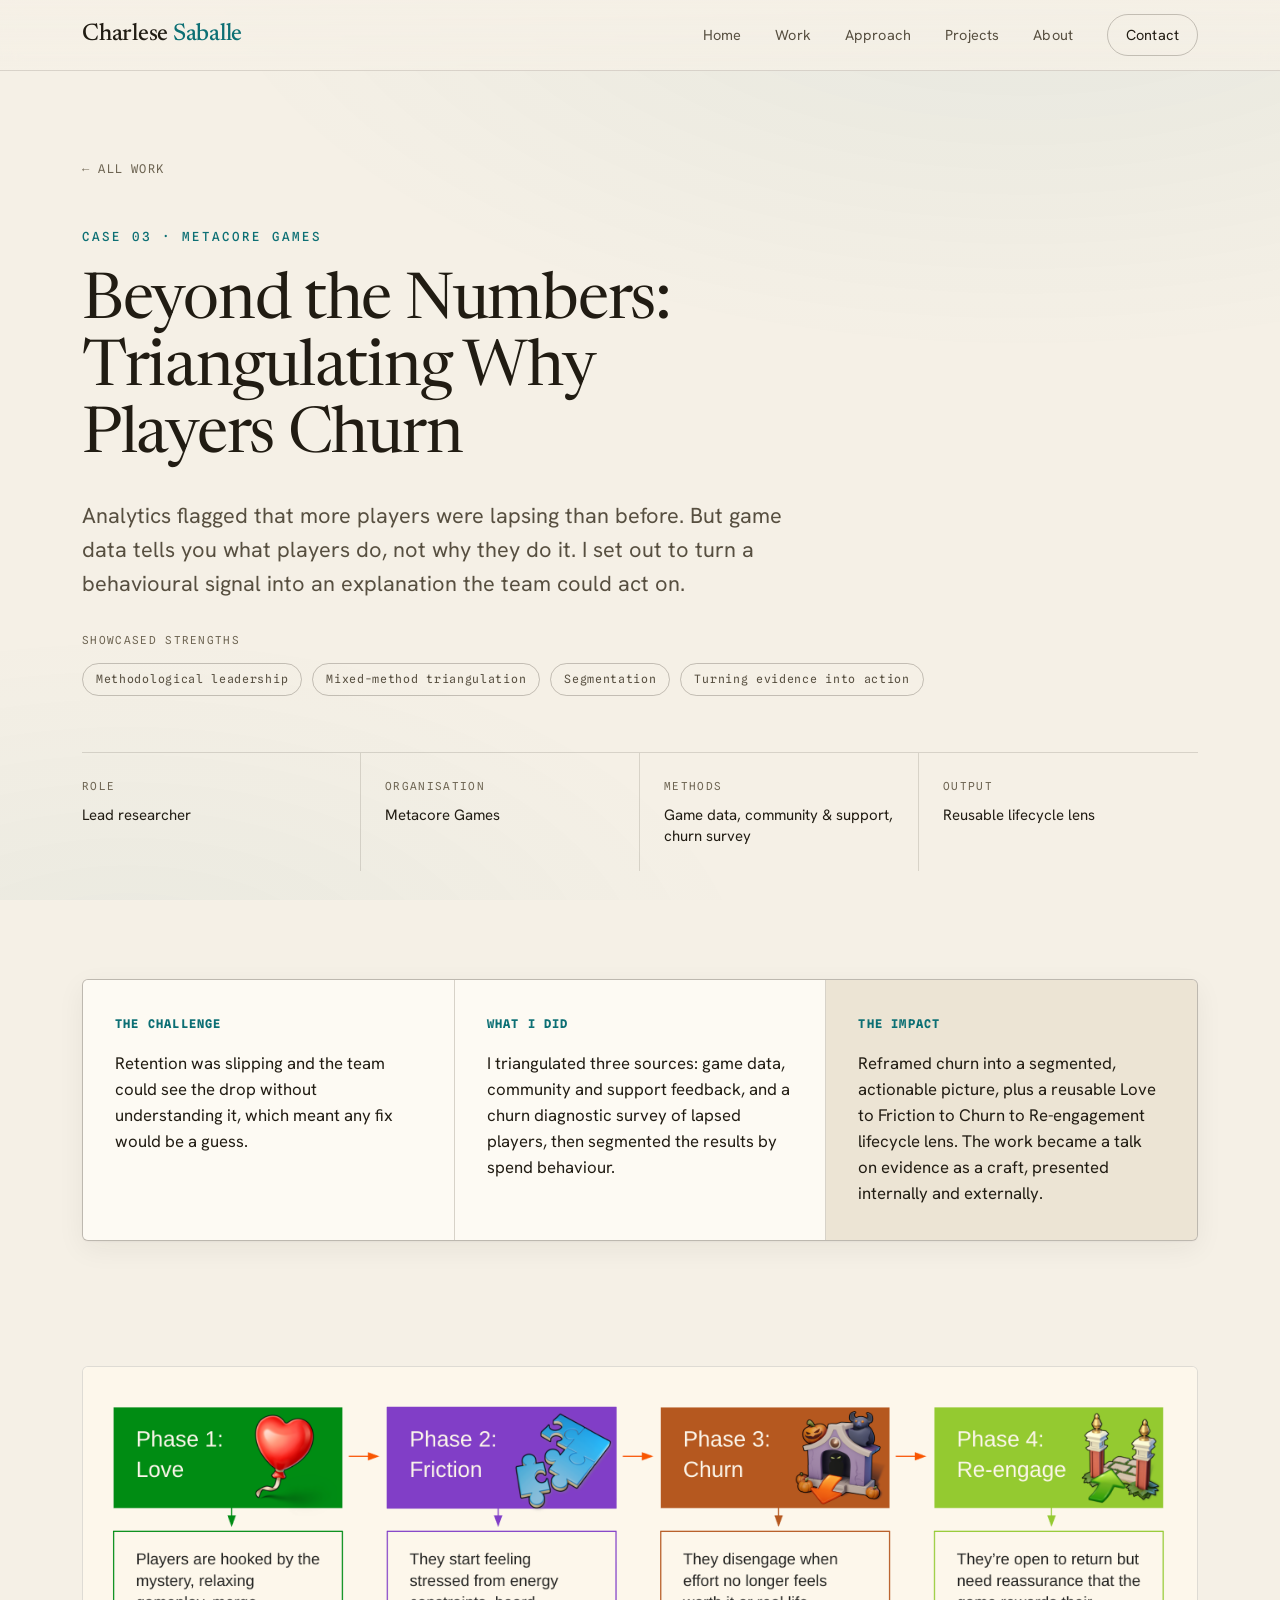
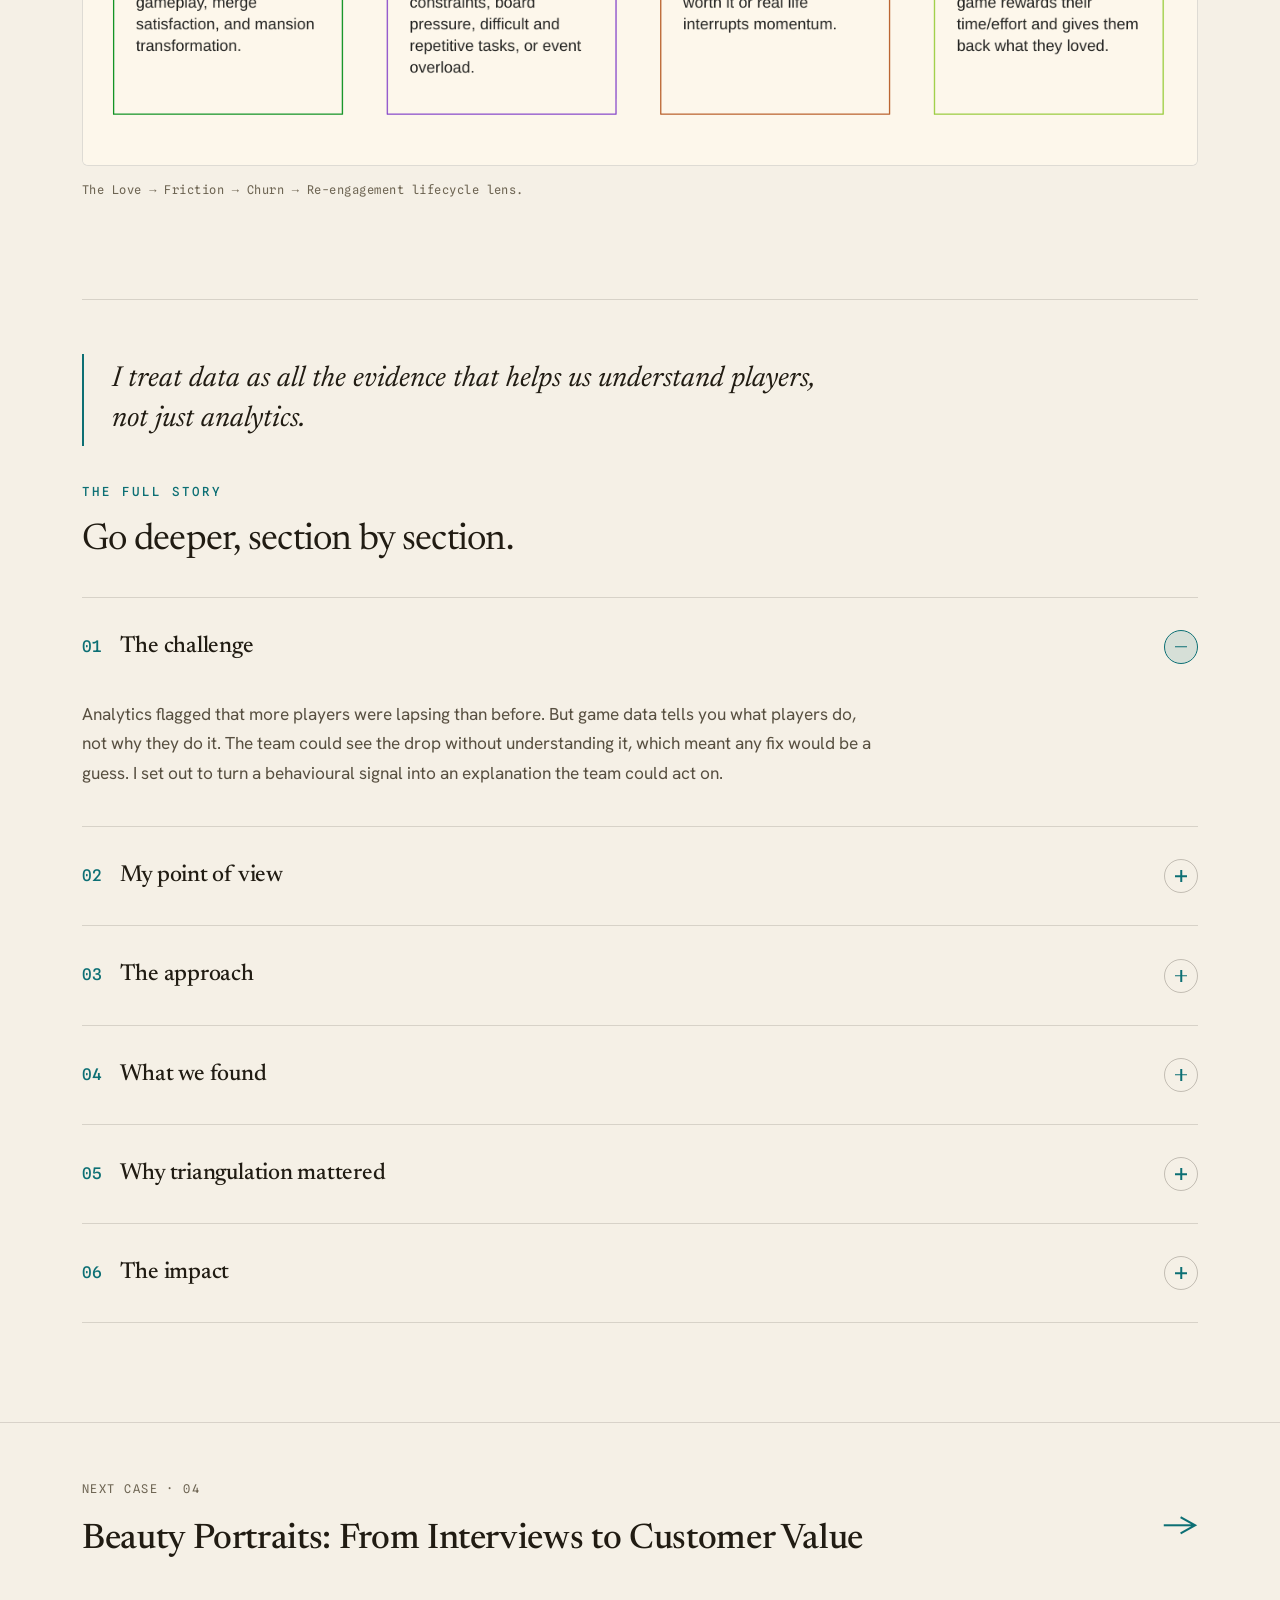
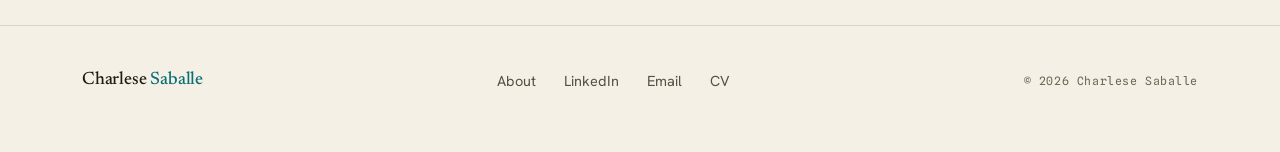
<file: case-studies/03-player-churn.html>
<!DOCTYPE html>
<html lang="en">
<head>
<meta charset="UTF-8">
<meta name="viewport" content="width=device-width, initial-scale=1.0">
<title>Beyond the Numbers: Triangulating Why Players Churn · Charlese Saballe</title>
<meta name="description" content="Analytics flagged that more players were lapsing than before. But game data tells you what players do, not why they do it. I set out to turn a behavioural signal into an explanation the team could act on.">
<link rel="preconnect" href="https://fonts.googleapis.com">
<link rel="preconnect" href="https://fonts.gstatic.com" crossorigin>
<link rel="stylesheet" href="../assets/styles.css?v=22">
</head>
<body>
<a class="skip-link" href="#main">Skip to content</a>

<header class="nav">
  <div class="nav-inner">
    <a href="../index.html" class="brand">Charlese&nbsp;<span>Saballe</span></a>
    <button class="nav-toggle" aria-label="Toggle menu" aria-expanded="false"><span></span></button>
    <nav class="nav-links">
      <a href="../index.html">Home</a>
      <a href="../work.html">Work</a>
      <a href="../approach.html">Approach</a>
      <a href="../projects.html">Projects</a>
      <a href="../about.html">About</a>
      <a href="../contact.html" class="cta">Contact</a>
    </nav>
  </div>
</header>

<main id="main">

<section class="cs-hero">
  <div class="wrap">
    <a href="../work.html" class="cs-back"><span aria-hidden="true">←</span> All work</a>
    <p class="eyebrow">Case 03 · Metacore Games</p>
    <h1>Beyond the Numbers: Triangulating Why Players Churn</h1>
    <p class="standfirst">Analytics flagged that more players were lapsing than before. But game data tells you what players do, not why they do it. I set out to turn a behavioural signal into an explanation the team could act on.</p>

    <div class="cs-strengths">
      <div class="sl">Showcased strengths</div>
      <div class="tags"><span class="tag">Methodological leadership</span><span class="tag">Mixed-method triangulation</span><span class="tag">Segmentation</span><span class="tag">Turning evidence into action</span></div>
    </div>

    <div class="cs-meta">
      <div class="m"><div class="mk">Role</div><div class="mv">Lead researcher</div></div>
      <div class="m"><div class="mk">Organisation</div><div class="mv">Metacore Games</div></div>
      <div class="m"><div class="mk">Methods</div><div class="mv">Game data, community &amp; support, churn survey</div></div>
      <div class="m"><div class="mk">Output</div><div class="mv">Reusable lifecycle lens</div></div>
    </div>
  </div>
</section>

<section class="section" style="padding-top:clamp(40px,6vh,72px);">
  <div class="wrap">
    <div class="cs-summary">
      <div class="cell"><h4>The challenge</h4><p>Retention was slipping and the team could see the drop without understanding it, which meant any fix would be a guess.</p></div>
      <div class="cell"><h4>What I did</h4><p>I triangulated three sources: game data, community and support feedback, and a churn diagnostic survey of lapsed players, then segmented the results by spend behaviour.</p></div>
      <div class="cell impact"><h4>The impact</h4><p>Reframed churn into a segmented, actionable picture, plus a reusable Love to Friction to Churn to Re-engagement lifecycle lens. The work became a talk on evidence as a craft, presented internally and externally.</p></div>
    </div>
  </div>
</section>

<section class="section" style="padding-top:clamp(8px,2vh,28px);">
  <div class="wrap">
    <figure class="cs-artifact">
      <img class="cs-artifact-img" src="../assets/artifacts/03-player-churn.png" alt="The Love → Friction → Churn → Re-engagement lifecycle lens.">
      <figcaption>The Love → Friction → Churn → Re-engagement lifecycle lens.</figcaption>
    </figure>
  </div>
</section>

<section class="section" style="padding-top:0;">
  <div class="wrap">
    <hr class="divider" style="margin-bottom:clamp(40px,6vh,72px);">
    <div class="prose">
      <p class="pull">I treat data as all the evidence that helps us understand players, <br>not just analytics.</p>
    </div>

    <div class="section-head" style="margin-top:24px; margin-bottom:0;">
      <p class="eyebrow">The full story</p>
      <h2 style="font-size:clamp(1.6rem,3vw,2.3rem);">Go deeper, section by section.</h2>
    </div>

    <div style="margin-top:36px;">
      <details class="detail" open>
        <summary><span class="label"><span class="ix">01</span> The challenge</span><span class="det-icon" aria-hidden="true"></span></summary>
        <div class="det-body">
          <p>Analytics flagged that more players were lapsing than before. But game data tells you what players do, not why they do it. The team could see the drop without understanding it, which meant any fix would be a guess. I set out to turn a behavioural signal into an explanation the team could act on.</p>
        </div>
      </details>
      <details class="detail">
        <summary><span class="label"><span class="ix">02</span> My point of view</span><span class="det-icon" aria-hidden="true"></span></summary>
        <div class="det-body">
          <p>I treat data as all the evidence that helps us understand players not just analytics. Behavioural and attitudinal, quantitative and qualitative each answer different questions: quant for scale, measurement, and validation; qual for motivation, meaning, and exploration. The strongest insights come from triangulating across them rather than trusting any single source.</p><p>The churn problem was a good case to put that into practice, and I later used it as the worked example in a talk on how we should think about evidence as a craft, which I presented both internally and externally.</p>
        </div>
      </details>
      <details class="detail">
        <summary><span class="label"><span class="ix">03</span> The approach</span><span class="det-icon" aria-hidden="true"></span></summary>
        <div class="det-body">
          <p>I triangulated across three sources. Game data located the problem. For community feedback, I read player discussion on Reddit and Discord and went directly to the Community and Social Media managers, and I gathered support ticket themes from the PX managers, which surfaced the recurring frustrations players were already voicing. Then I ran a churn diagnostic survey of lapsed players to quantify the top reasons for leaving and capture the emotions behind them, pairing multi-select questions with qualitative thematic coding of open-text responses.</p><p>Each source covered a different blind spot: analytics had the magnitude, community and support had the texture, the survey had the structured why.</p><p>To make sense of the responses, I built a four-phase lens, Love → Friction → Churn → Re-engagement, that tracks players from what they loved, through the friction that set in, to why they left and what would bring them back. It turned a list of complaints into a journey the team could reason about.</p>
        </div>
      </details>
      <details class="detail">
        <summary><span class="label"><span class="ix">04</span> What we found</span><span class="det-icon" aria-hidden="true"></span></summary>
        <div class="det-body">
          <p>Most churned players are paused, not lost: only a small share said nothing would bring them back, and the rest named specific, addressable triggers. Slow progression showed up across the whole journey: it's the top reason for leaving and the top motivator to return. What players loved (visual restoration, the story, events, the merge mechanic) turned out to be a mirror of what frustrated them, since the friction blocked the very things they came for.</p><p>The segmentation was the sharpest part. Spenders and non-spenders churn for different reasons and return for different reasons. Spenders leave over content, value, and fairness, and feel let down when spending doesn't convert to progress. Non-spenders leave more over friction and life circumstances, and a meaningful slice of their churn is simply life getting in the way, recoverable with well-timed nudges rather than design changes. A single re-engagement approach would have missed both.</p>
        </div>
      </details>
      <details class="detail">
        <summary><span class="label"><span class="ix">05</span> Why triangulation mattered</span><span class="det-icon" aria-hidden="true"></span></summary>
        <div class="det-body">
          <p>No one source would have been enough. Analytics alone would have told the team churn was rising and left them guessing at causes. The survey alone would have floated free of behavioural reality. Reading them together, with community and support feedback as the connective tissue, is what made the diagnosis trustworthy and specific.</p><p>The findings also corroborated patterns from other studies (progression, reward perception, event fatigue, the spend-satisfaction inversion), which is triangulation across the research body, not just within one study.</p>
        </div>
      </details>
      <details class="detail">
        <summary><span class="label"><span class="ix">06</span> The impact</span><span class="det-icon" aria-hidden="true"></span></summary>
        <div class="det-body">
          <p>The work reframed churn from a number going the wrong way into a segmented, actionable picture: which reasons matter most, which players need which kind of re-engagement, and where to focus first. The Love → Friction → Churn → Re-engagement lens was designed to be reusable for lifecycle research rather than a one-off structure.</p><p>The triangulation talk built from this work was well received by the teams who saw it, both inside Metacore and externally, as a way of widening what we treat as evidence beyond analytics alone.</p>
        </div>
      </details>
    </div>
  </div>
</section>

<section class="cs-next">
  <div class="wrap">
    <a href="04-beauty-portraits.html">
      <div>
        <div class="lbl">Next case · 04</div>
        <div class="ttl">Beauty Portraits: From Interviews to Customer Value</div>
      </div>
      <div class="big-arw" aria-hidden="true">→</div>
    </a>
  </div>
</section>

</main>

<footer class="foot">
  <div class="wrap foot-inner">
    <a href="../index.html" class="brand">Charlese&nbsp;<span>Saballe</span></a>
    <nav class="foot-links">
      <a href="../about.html">About</a>
      <a href="https://www.linkedin.com/in/charlesesaballe" target="_blank" rel="noopener">LinkedIn</a>
      <a href="mailto:charsaballe@gmail.com">Email</a>
      <a href="../assets/Charlese-Saballe-CV.pdf" target="_blank" rel="noopener">CV</a>
    </nav>
    <div class="copy">© 2026 Charlese Saballe</div>
  </div>
</footer>

<script src="../assets/site.js?v=7"></script>
</body>
</html>
</file>
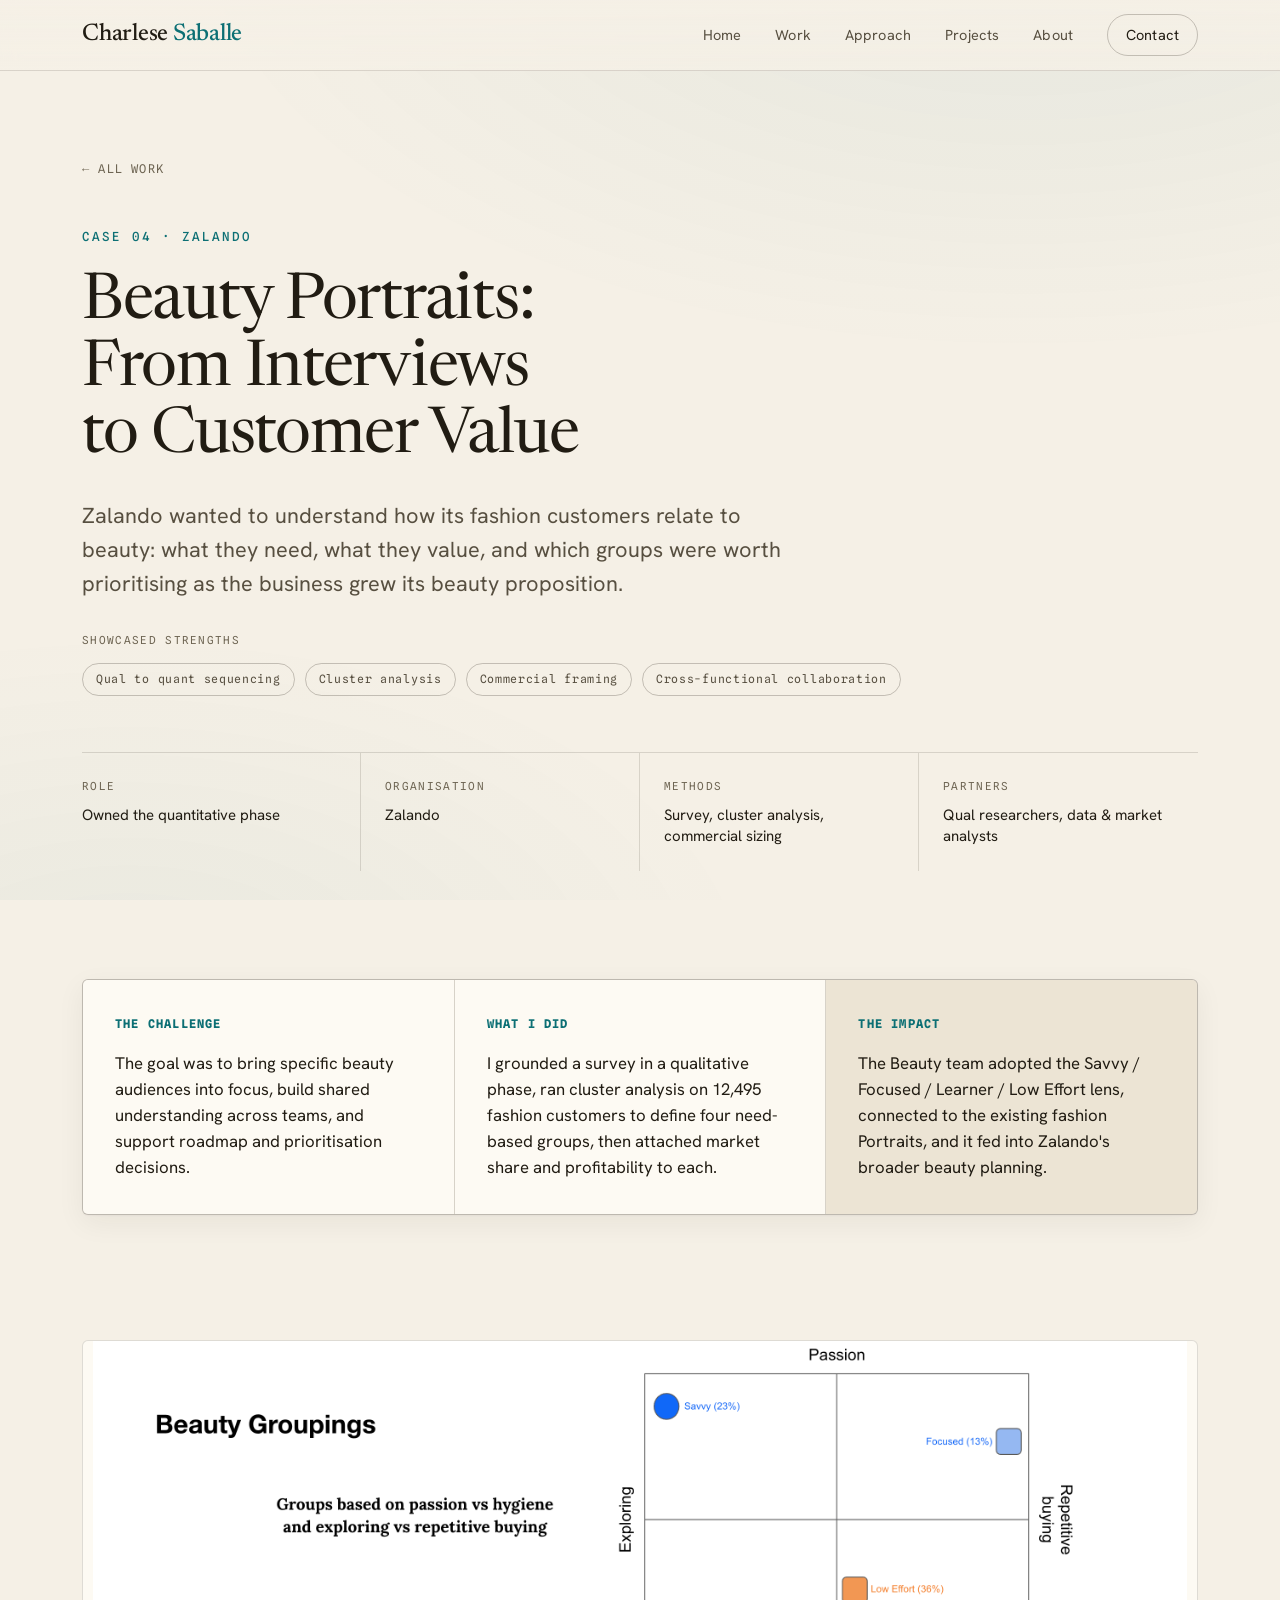
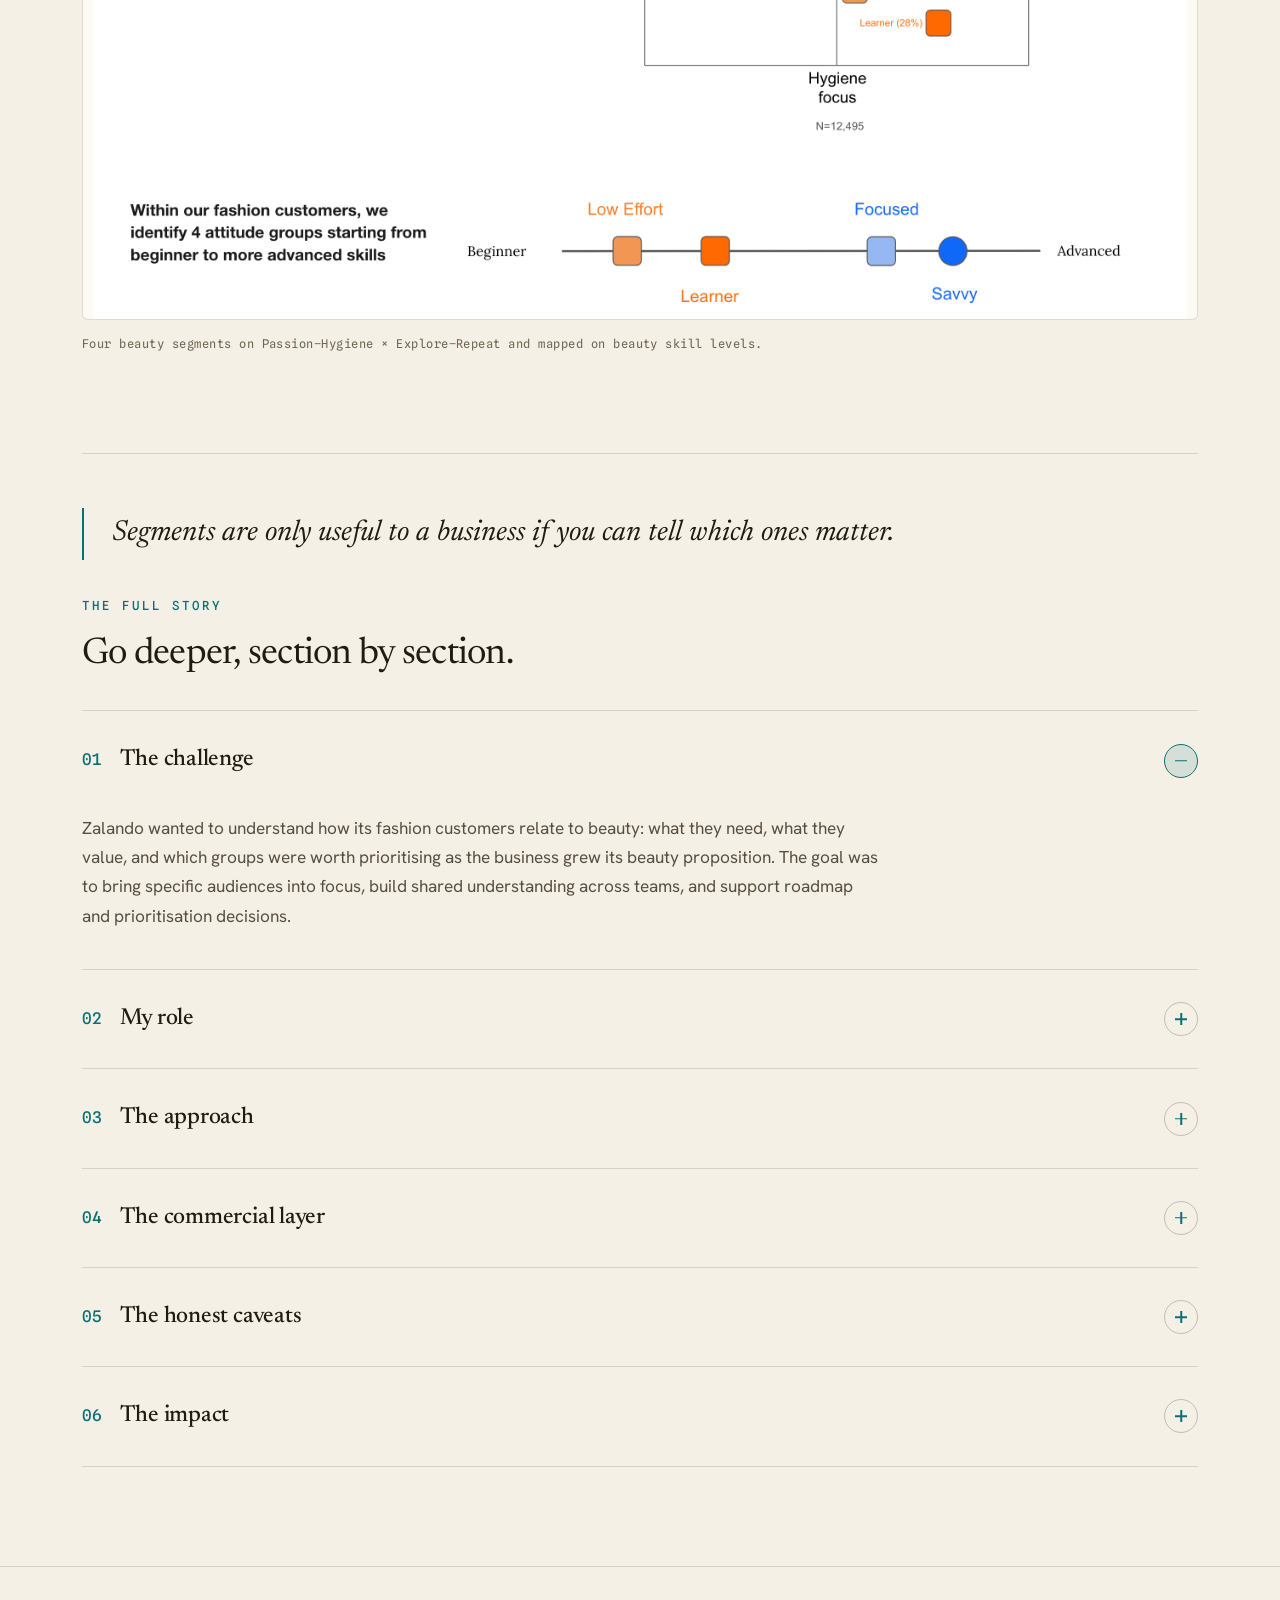
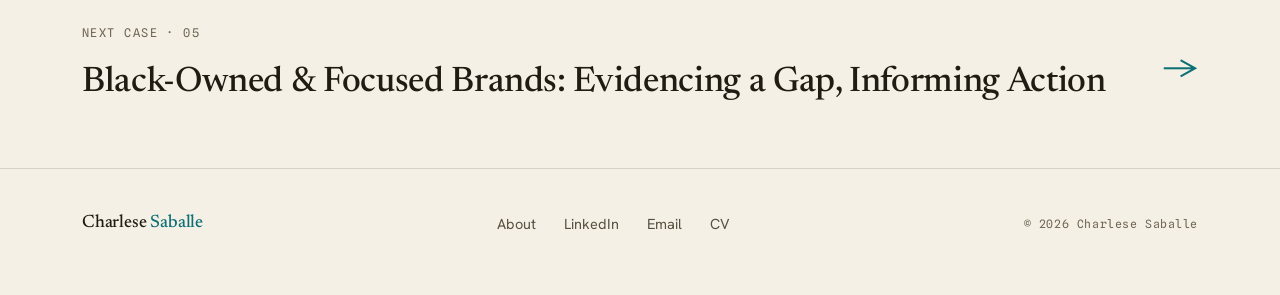
<file: case-studies/04-beauty-portraits.html>
<!DOCTYPE html>
<html lang="en">
<head>
<meta charset="UTF-8">
<meta name="viewport" content="width=device-width, initial-scale=1.0">
<title>Beauty Portraits: From Interviews to Customer Value · Charlese Saballe</title>
<meta name="description" content="Zalando wanted to understand how its fashion customers relate to beauty: what they need, what they value, and which groups were worth prioritising as the business grew its beauty proposition.">
<link rel="preconnect" href="https://fonts.googleapis.com">
<link rel="preconnect" href="https://fonts.gstatic.com" crossorigin>
<link rel="stylesheet" href="../assets/styles.css?v=22">
</head>
<body>
<a class="skip-link" href="#main">Skip to content</a>

<header class="nav">
  <div class="nav-inner">
    <a href="../index.html" class="brand">Charlese&nbsp;<span>Saballe</span></a>
    <button class="nav-toggle" aria-label="Toggle menu" aria-expanded="false"><span></span></button>
    <nav class="nav-links">
      <a href="../index.html">Home</a>
      <a href="../work.html">Work</a>
      <a href="../approach.html">Approach</a>
      <a href="../projects.html">Projects</a>
      <a href="../about.html">About</a>
      <a href="../contact.html" class="cta">Contact</a>
    </nav>
  </div>
</header>

<main id="main">

<section class="cs-hero">
  <div class="wrap">
    <a href="../work.html" class="cs-back"><span aria-hidden="true">←</span> All work</a>
    <p class="eyebrow">Case 04 · Zalando</p>
    <h1>Beauty Portraits: From Interviews to Customer Value</h1>
    <p class="standfirst">Zalando wanted to understand how its fashion customers relate to beauty: what they need, what they value, and which groups were worth prioritising as the business grew its beauty proposition.</p>

    <div class="cs-strengths">
      <div class="sl">Showcased strengths</div>
      <div class="tags"><span class="tag">Qual to quant sequencing</span><span class="tag">Cluster analysis</span><span class="tag">Commercial framing</span><span class="tag">Cross-functional collaboration</span></div>
    </div>

    <div class="cs-meta">
      <div class="m"><div class="mk">Role</div><div class="mv">Owned the quantitative phase</div></div>
      <div class="m"><div class="mk">Organisation</div><div class="mv">Zalando</div></div>
      <div class="m"><div class="mk">Methods</div><div class="mv">Survey, cluster analysis, commercial sizing</div></div>
      <div class="m"><div class="mk">Partners</div><div class="mv">Qual researchers, data &amp; market analysts</div></div>
    </div>
  </div>
</section>

<section class="section" style="padding-top:clamp(40px,6vh,72px);">
  <div class="wrap">
    <div class="cs-summary">
      <div class="cell"><h4>The challenge</h4><p>The goal was to bring specific beauty audiences into focus, build shared understanding across teams, and support roadmap and prioritisation decisions.</p></div>
      <div class="cell"><h4>What I did</h4><p>I grounded a survey in a qualitative phase, ran cluster analysis on 12,495 fashion customers to define four need-based groups, then attached market share and profitability to each.</p></div>
      <div class="cell impact"><h4>The impact</h4><p>The Beauty team adopted the Savvy / Focused / Learner / Low Effort lens, connected to the existing fashion Portraits, and it fed into Zalando's broader beauty planning.</p></div>
    </div>
  </div>
</section>

<section class="section" style="padding-top:clamp(8px,2vh,28px);">
  <div class="wrap">
    <figure class="cs-artifact">
      <img class="cs-artifact-img" src="../assets/artifacts/04-beauty-portraits.png" alt="Four beauty segments on Passion–Hygiene × Explore–Repeat, sized by commercial value.">
      <figcaption>Four beauty segments on Passion–Hygiene × Explore–Repeat and mapped on beauty skill levels.</figcaption>
    </figure>
  </div>
</section>

<section class="section" style="padding-top:0;">
  <div class="wrap">
    <hr class="divider" style="margin-bottom:clamp(40px,6vh,72px);">
    <div class="prose">
      <p class="pull">Segments are only useful to a business if you can tell which ones matter.</p>
    </div>

    <div class="section-head" style="margin-top:24px; margin-bottom:0;">
      <p class="eyebrow">The full story</p>
      <h2 style="font-size:clamp(1.6rem,3vw,2.3rem);">Go deeper, section by section.</h2>
    </div>

    <div style="margin-top:36px;">
      <details class="detail" open>
        <summary><span class="label"><span class="ix">01</span> The challenge</span><span class="det-icon" aria-hidden="true"></span></summary>
        <div class="det-body">
          <p>Zalando wanted to understand how its fashion customers relate to beauty: what they need, what they value, and which groups were worth prioritising as the business grew its beauty proposition. The goal was to bring specific audiences into focus, build shared understanding across teams, and support roadmap and prioritisation decisions.</p>
        </div>
      </details>
      <details class="detail">
        <summary><span class="label"><span class="ix">02</span> My role</span><span class="det-icon" aria-hidden="true"></span></summary>
        <div class="det-body">
          <p>This was a multi-researcher project. A qualitative phase, led by colleagues, ran 33 ninety-minute interviews across Germany and Spain to surface how customers think and feel about beauty. I owned the quantitative phase end to end: I designed the survey to verify and quantify what the interviews uncovered, ran the cluster analysis that defined the customer groups, layered in the market-share and profitability work, and delivered the quant readout.</p>
        </div>
      </details>
      <details class="detail">
        <summary><span class="label"><span class="ix">03</span> The approach</span><span class="det-icon" aria-hidden="true"></span></summary>
        <div class="det-body">
          <p>The sequencing was the point. Rather than starting from a survey and hoping the questions were the right ones, the qualitative phase came first and did the discovery work, surfacing the tensions, motivations, and mental models that distinguish how customers relate to beauty. I used that output directly to ground the survey: the hypotheses the interviews raised became the structure of the questionnaire, so the quant phase was testing real, grounded ideas rather than guesses.</p><p>On the survey data (12,495 fashion customers), I ran a cluster analysis to find the natural groupings, then enriched those clusters with the rest of the survey to describe each one. Two dimensions did most of the work separating the groups: whether someone treats beauty as a passion or as hygiene, and whether they explore new products or buy the same things repeatedly.</p><p>That produced four need-based groups, Savvy, Focused, Learner, and Low Effort, ranging from highly engaged beauty explorers through to low-effort, hygiene-focused buyers. I mapped these against Zalando's existing fashion customer Portraits so the two segmentation systems could talk to each other.</p>
        </div>
      </details>
      <details class="detail">
        <summary><span class="label"><span class="ix">04</span> The commercial layer</span><span class="det-icon" aria-hidden="true"></span></summary>
        <div class="det-body">
          <p>Segments are only useful to a business if you can tell which ones matter. So I went beyond describing the groups and estimated each one's commercial weight, working with a data analyst for the onsite data and a market researcher for the funnel data.</p><p>I extrapolated group sizes across Zalando's adopted fashion customer base to approximate market share, and analysed profitability by group using order frequency, profit contribution (PCII), net merchandise volume (NMV), and customer value segments. The Savvy group, the most beauty-engaged, was also the most profitable, with the highest order frequency and value, while Low Effort was the least valuable. This made the groups actionable for the business: teams could see which customers to build for first, backed by their actual commercial value.</p>
        </div>
      </details>
      <details class="detail">
        <summary><span class="label"><span class="ix">05</span> The honest caveats</span><span class="det-icon" aria-hidden="true"></span></summary>
        <div class="det-body">
          <div class="callout"><div class="ck">Limits I flagged in the readout</div><p>A survey incentivised by vouchers is unlikely to attract customers who don't care about beauty at all, or a purely premium-focused segment, so those groups are likely underrepresented.</p><p>On ethics, I noted the attitude-behaviour gap the interviews surfaced. Customers express strong feelings about cruelty-free and sustainability that don't always translate into purchases, so I was careful not to overstate those attitudes as reliable predictors of behaviour.</p></div>
        </div>
      </details>
      <details class="detail">
        <summary><span class="label"><span class="ix">06</span> The impact</span><span class="det-icon" aria-hidden="true"></span></summary>
        <div class="det-body">
          <p>The Beauty team adopted the Savvy / Focused / Learner / Low Effort lens as a shared way to talk about beauty customers. I connected them to the existing fashion Portraits so teams could align around the same audiences. Attaching market share and profitability to each group meant teams could prioritise based on which groups were actually most valuable, and the work fed into Zalando's broader beauty planning.</p>
        </div>
      </details>
    </div>
  </div>
</section>

<section class="cs-next">
  <div class="wrap">
    <a href="05-inclusive-brands.html">
      <div>
        <div class="lbl">Next case · 05</div>
        <div class="ttl">Black-Owned &amp; Focused Brands: Evidencing a Gap, Informing Action</div>
      </div>
      <div class="big-arw" aria-hidden="true">→</div>
    </a>
  </div>
</section>

</main>

<footer class="foot">
  <div class="wrap foot-inner">
    <a href="../index.html" class="brand">Charlese&nbsp;<span>Saballe</span></a>
    <nav class="foot-links">
      <a href="../about.html">About</a>
      <a href="https://www.linkedin.com/in/charlesesaballe" target="_blank" rel="noopener">LinkedIn</a>
      <a href="mailto:charsaballe@gmail.com">Email</a>
      <a href="../assets/Charlese-Saballe-CV.pdf" target="_blank" rel="noopener">CV</a>
    </nav>
    <div class="copy">© 2026 Charlese Saballe</div>
  </div>
</footer>

<script src="../assets/site.js?v=7"></script>
</body>
</html>
</file>
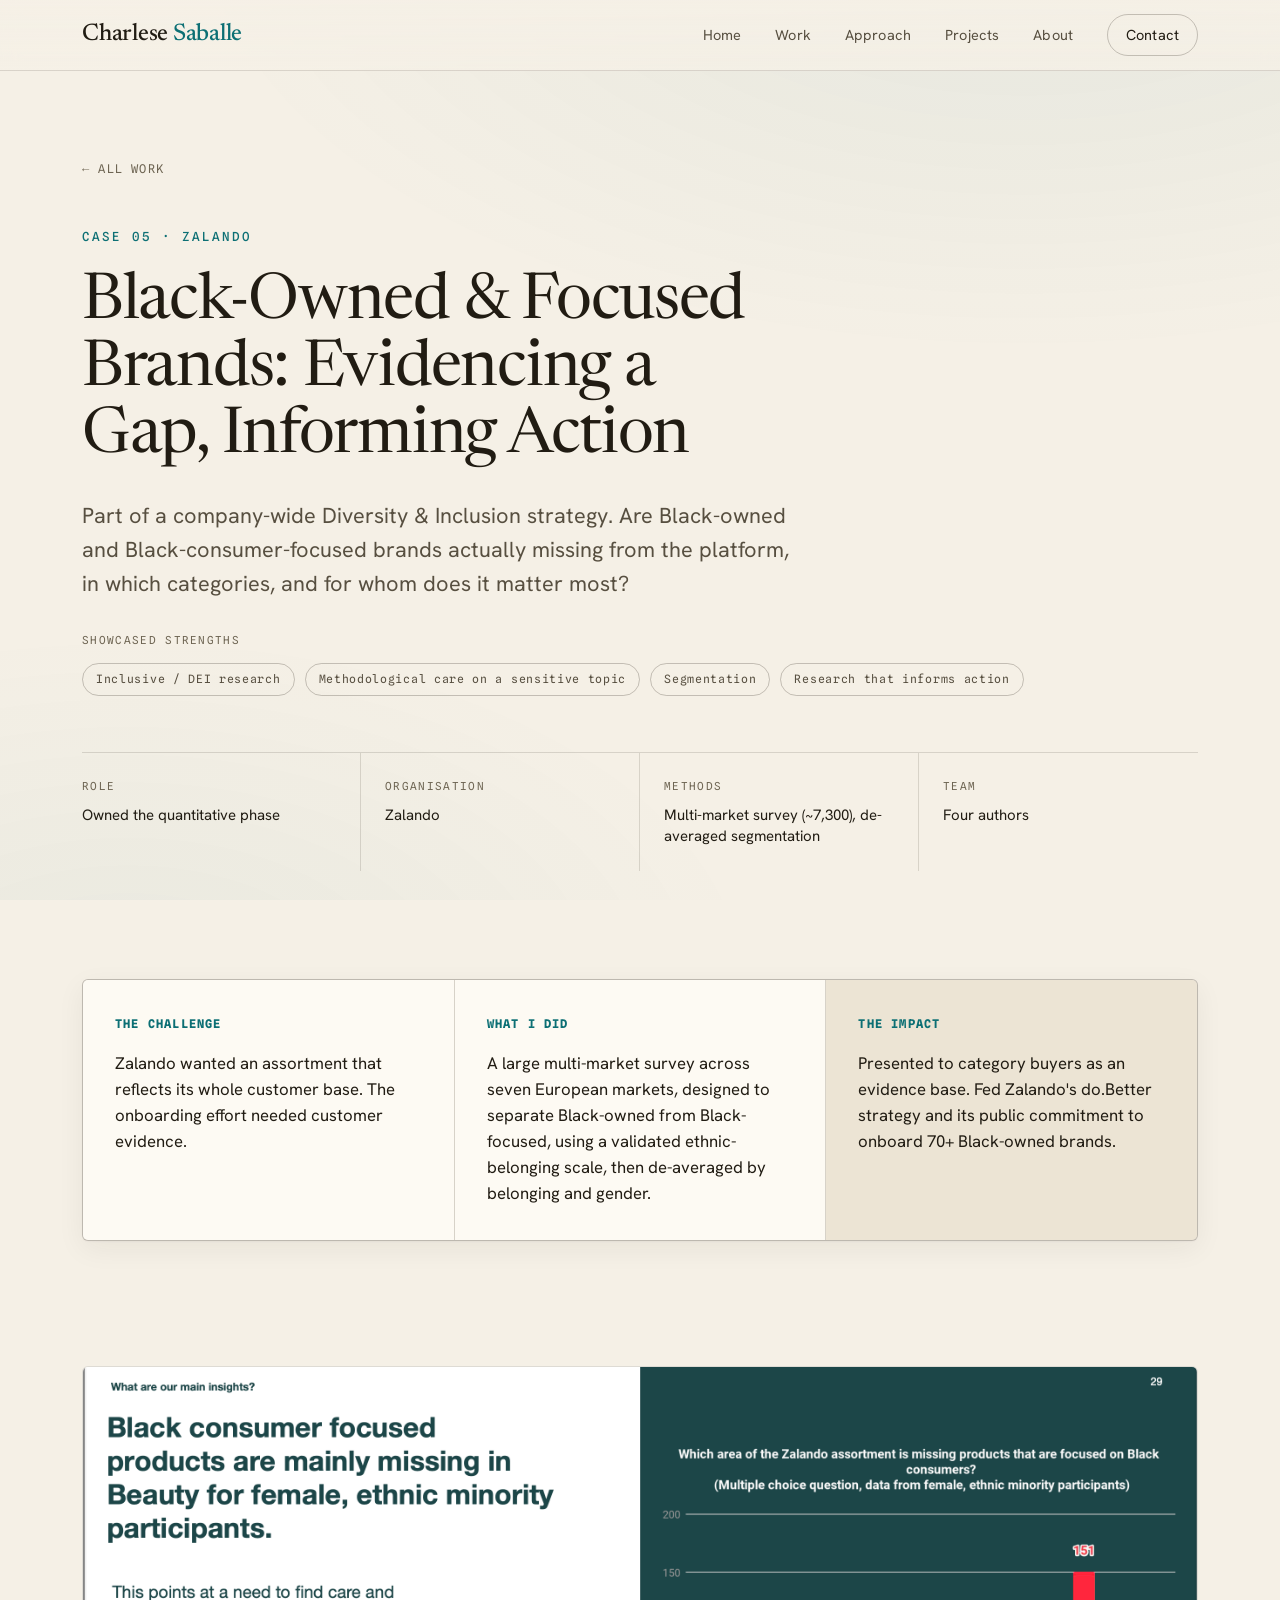
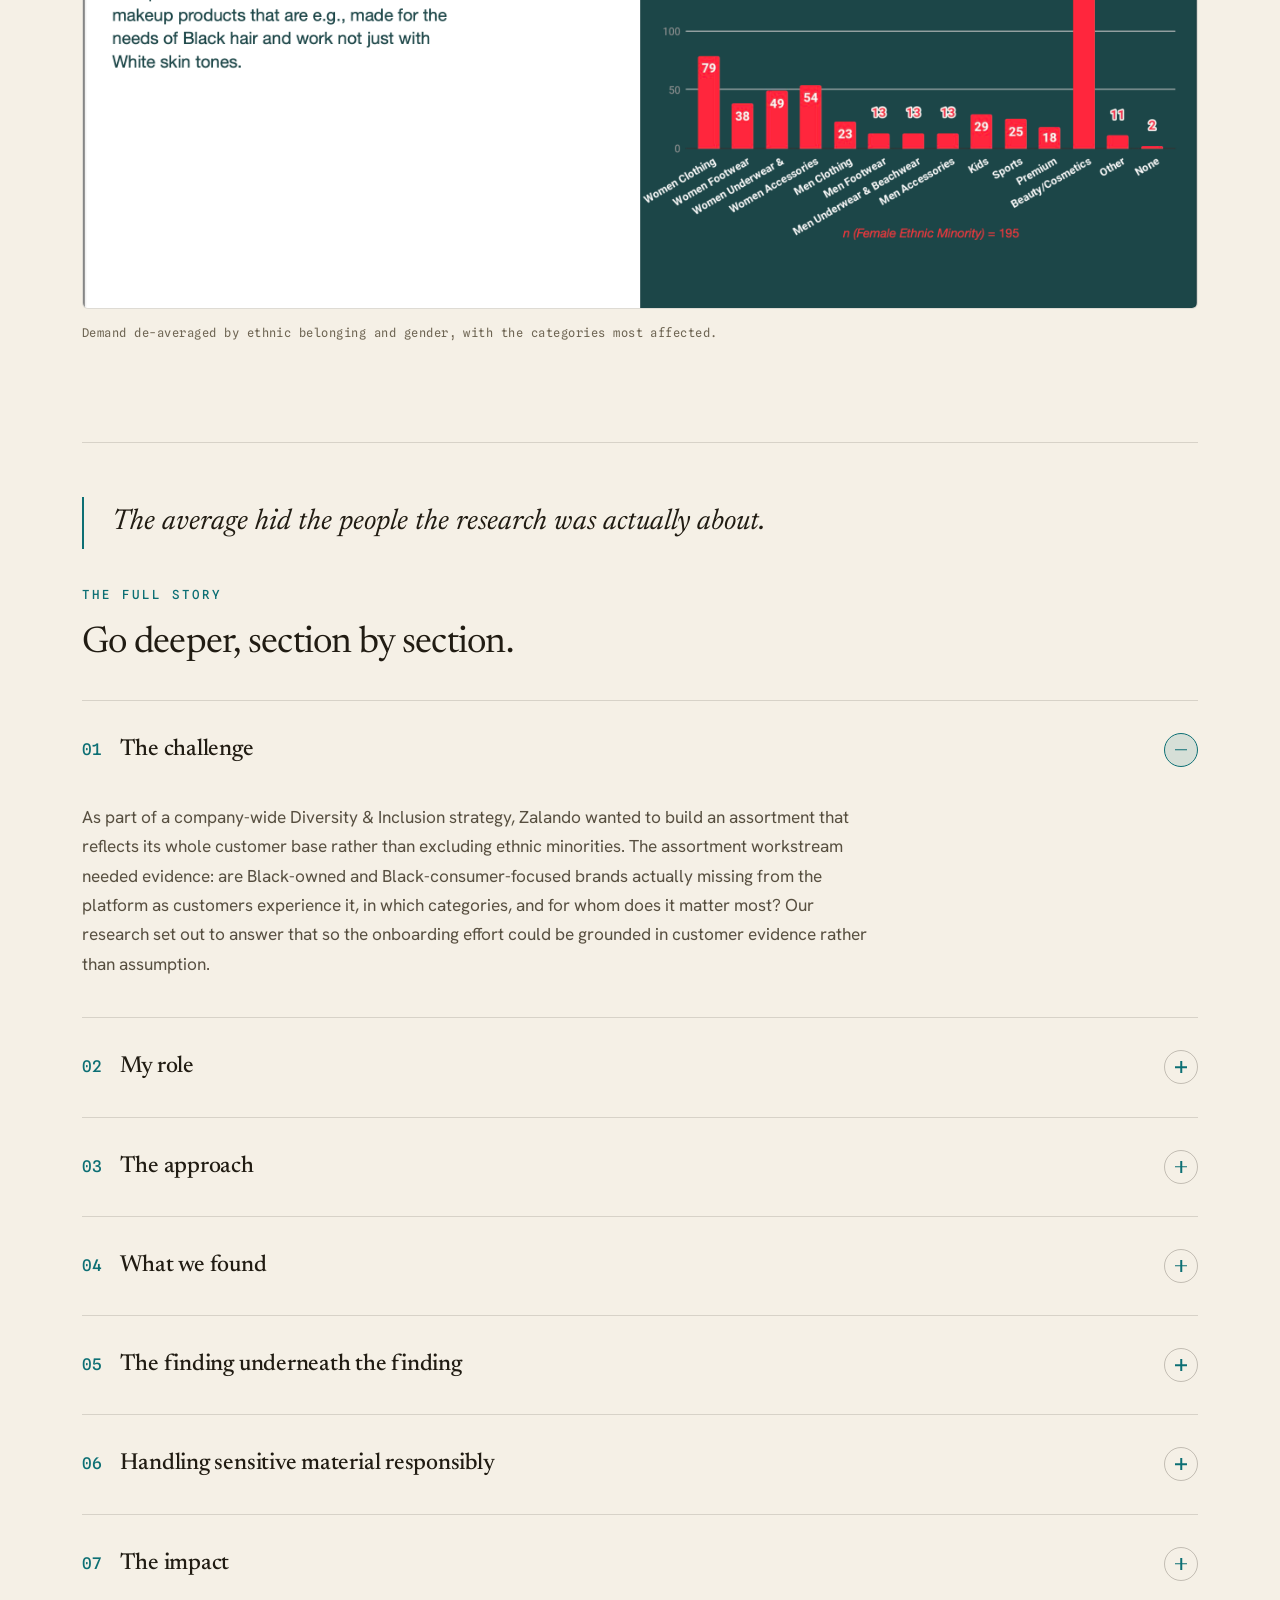
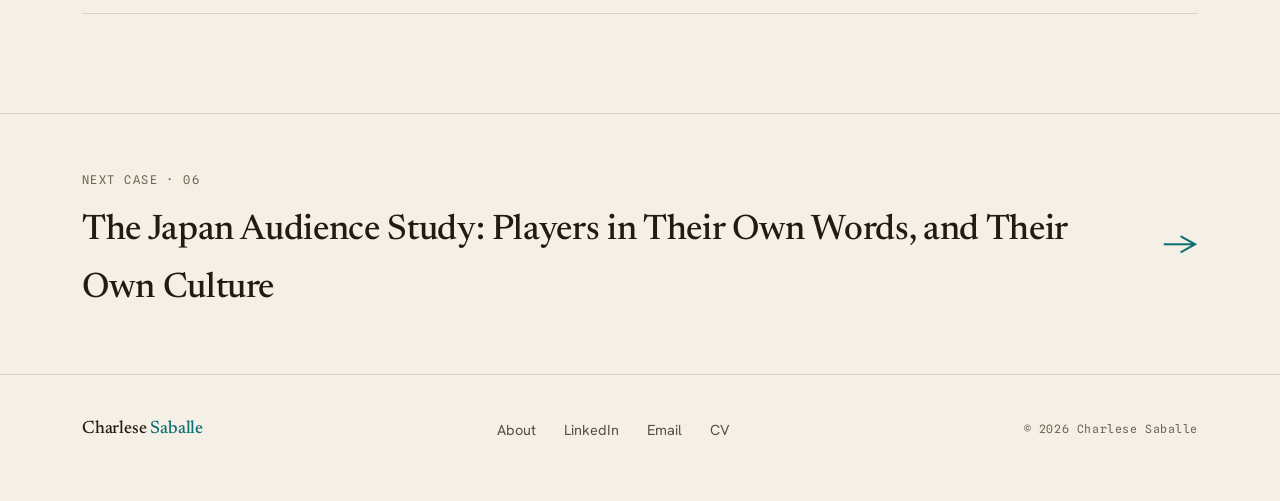
<file: case-studies/05-inclusive-brands.html>
<!DOCTYPE html>
<html lang="en">
<head>
<meta charset="UTF-8">
<meta name="viewport" content="width=device-width, initial-scale=1.0">
<title>Black-Owned & Focused Brands: Evidencing a Gap, Informing Action · Charlese Saballe</title>
<meta name="description" content="Part of a company-wide Diversity &amp; Inclusion strategy. Are Black-owned and Black-consumer-focused brands actually missing from the platform, in which categories, and for whom does it matter most?">
<link rel="preconnect" href="https://fonts.googleapis.com">
<link rel="preconnect" href="https://fonts.gstatic.com" crossorigin>
<link rel="stylesheet" href="../assets/styles.css?v=22">
</head>
<body>
<a class="skip-link" href="#main">Skip to content</a>

<header class="nav">
  <div class="nav-inner">
    <a href="../index.html" class="brand">Charlese&nbsp;<span>Saballe</span></a>
    <button class="nav-toggle" aria-label="Toggle menu" aria-expanded="false"><span></span></button>
    <nav class="nav-links">
      <a href="../index.html">Home</a>
      <a href="../work.html">Work</a>
      <a href="../approach.html">Approach</a>
      <a href="../projects.html">Projects</a>
      <a href="../about.html">About</a>
      <a href="../contact.html" class="cta">Contact</a>
    </nav>
  </div>
</header>

<main id="main">

<section class="cs-hero">
  <div class="wrap">
    <a href="../work.html" class="cs-back"><span aria-hidden="true">←</span> All work</a>
    <p class="eyebrow">Case 05 · Zalando</p>
    <h1>Black-Owned &amp; Focused Brands: Evidencing a Gap, Informing Action</h1>
    <p class="standfirst">Part of a company-wide Diversity &amp; Inclusion strategy. Are Black-owned and Black-consumer-focused brands actually missing from the platform, in which categories, and for whom does it matter most?</p>

    <div class="cs-strengths">
      <div class="sl">Showcased strengths</div>
      <div class="tags"><span class="tag">Inclusive / DEI research</span><span class="tag">Methodological care on a sensitive topic</span><span class="tag">Segmentation</span><span class="tag">Research that informs action</span></div>
    </div>

    <div class="cs-meta">
      <div class="m"><div class="mk">Role</div><div class="mv">Owned the quantitative phase</div></div>
      <div class="m"><div class="mk">Organisation</div><div class="mv">Zalando</div></div>
      <div class="m"><div class="mk">Methods</div><div class="mv">Multi-market survey (~7,300), de-averaged segmentation</div></div>
      <div class="m"><div class="mk">Team</div><div class="mv">Four authors</div></div>
    </div>
  </div>
</section>

<section class="section" style="padding-top:clamp(40px,6vh,72px);">
  <div class="wrap">
    <div class="cs-summary">
      <div class="cell"><h4>The challenge</h4><p>Zalando wanted an assortment that reflects its whole customer base. The onboarding effort needed customer evidence.</p></div>
      <div class="cell"><h4>What I did</h4><p>A large multi-market survey across seven European markets, designed to separate Black-owned from Black-focused, using a validated ethnic-belonging scale, then de-averaged by belonging and gender.</p></div>
      <div class="cell impact"><h4>The impact</h4><p>Presented to category buyers as an evidence base. Fed Zalando's do.Better strategy and its public commitment to onboard 70+ Black-owned brands.</p></div>
    </div>
  </div>
</section>

<section class="section" style="padding-top:clamp(8px,2vh,28px);">
  <div class="wrap">
    <figure class="cs-artifact">
      <img class="cs-artifact-img" src="../assets/artifacts/05-inclusive-brands.png" alt="Demand de-averaged by ethnic belonging and gender, with the categories most affected.">
      <figcaption>Demand de-averaged by ethnic belonging and gender, with the categories most affected.</figcaption>
    </figure>
  </div>
</section>

<section class="section" style="padding-top:0;">
  <div class="wrap">
    <hr class="divider" style="margin-bottom:clamp(40px,6vh,72px);">
    <div class="prose">
      <p class="pull">The average hid the people the research was actually about.</p>
    </div>

    <div class="section-head" style="margin-top:24px; margin-bottom:0;">
      <p class="eyebrow">The full story</p>
      <h2 style="font-size:clamp(1.6rem,3vw,2.3rem);">Go deeper, section by section.</h2>
    </div>

    <div style="margin-top:36px;">
      <details class="detail" open>
        <summary><span class="label"><span class="ix">01</span> The challenge</span><span class="det-icon" aria-hidden="true"></span></summary>
        <div class="det-body">
          <p>As part of a company-wide Diversity &amp; Inclusion strategy, Zalando wanted to build an assortment that reflects its whole customer base rather than excluding ethnic minorities. The assortment workstream needed evidence: are Black-owned and Black-consumer-focused brands actually missing from the platform as customers experience it, in which categories, and for whom does it matter most? Our research set out to answer that so the onboarding effort could be grounded in customer evidence rather than assumption.</p>
        </div>
      </details>
      <details class="detail">
        <summary><span class="label"><span class="ix">02</span> My role</span><span class="det-icon" aria-hidden="true"></span></summary>
        <div class="det-body">
          <p>This was a team project with four authors. I owned the quantitative phase end to end: I designed the survey, ran the analysis, and built the segmented read of the results. A qualitative focus group with the company's Black employee community, run by my colleague Stefano, preceded the survey and shaped the questions.</p>
        </div>
      </details>
      <details class="detail">
        <summary><span class="label"><span class="ix">03</span> The approach</span><span class="det-icon" aria-hidden="true"></span></summary>
        <div class="det-body">
          <p>A large multi-market survey (around 7,300 respondents across seven European markets after data cleaning). Two design decisions shaped it.</p><p>One was keeping two ideas separate that are easy to blur: a brand being Black-owned is not the same as a brand making products built for Black consumers' needs. If we let those run together, neither the findings nor the action that followed would be clear, so I built the survey to ask about them separately. The other was using an existing, validated scale for ethnic belonging instead of writing my own, so the segmentation stood on solid ground.</p><p>The analytical move that mattered most was de-averaging. Looking at the whole sample, the gap looked modest. But breaking the results down by ethnic belonging and gender showed the picture is completely different depending on who you ask: nearly all Black participants had looked for Black-owned or Black-focused products, and Black female participants in particular reported a sharp gap in Beauty. The average hid the people the research was actually about.</p>
        </div>
      </details>
      <details class="detail">
        <summary><span class="label"><span class="ix">04</span> What we found</span><span class="det-icon" aria-hidden="true"></span></summary>
        <div class="det-body">
          <p>Demand for Black-owned brands exists across all groups, including a meaningful share of White customers, but it's strongest for Black customers, especially women, and concentrates in Beauty and women's clothing. Participants named specific missing brands (Fenty, Iman, Juvia's Place and others), which turned an abstract diversity gap into a concrete, actionable shopping list. The gap in Beauty was specific and practical: customers wanted care and makeup made for Black hair and deeper skin tones, which they couldn't reliably find.</p>
        </div>
      </details>
      <details class="detail">
        <summary><span class="label"><span class="ix">05</span> The finding underneath the finding</span><span class="det-icon" aria-hidden="true"></span></summary>
        <div class="det-body">
          <p>A large share of respondents answered &ldquo;I don't know&rdquo; to whether brands were missing, and the open text showed many customers, particularly White respondents, weren't sure what &ldquo;Black-owned&rdquo; or &ldquo;Black-focused&rdquo; even meant. That widened the problem: there's an assortment gap, but there's also an awareness gap sitting on top of it. Customers can't seek out or value what they can't identify, which pointed toward customer-facing communication and education as part of any solution.</p>
        </div>
      </details>
      <details class="detail">
        <summary><span class="label"><span class="ix">06</span> Handling sensitive material responsibly</span><span class="det-icon" aria-hidden="true"></span></summary>
        <div class="det-body">
          <div class="callout"><div class="ck">A deliberate methodological choice</div><p>The open text included enthusiastic support, genuine confusion, and some openly racist responses. We made a deliberate choice not to reproduce the racist comments in the readout, on colleagues' feedback, to avoid exposing the team to that material unnecessarily.</p><p>We still reported honestly that a critical and sometimes hostile segment exists, because the communication strategy needs to account for it, but we did so without putting the content itself in front of people.</p></div>
        </div>
      </details>
      <details class="detail">
        <summary><span class="label"><span class="ix">07</span> The impact</span><span class="det-icon" aria-hidden="true"></span></summary>
        <div class="det-body">
          <p>We presented the findings directly to the category buyers responsible for onboarding, giving them a customer-evidence base to work from: clear demand, the specific categories and brands to prioritise, the segments most affected, and the education gap to address alongside the assortment itself. The research fed into Zalando's broader do.Better strategy and its public commitment to onboard 70+ Black-owned brands, helping ground that initiative in what customers actually said they needed.</p>
        </div>
      </details>
    </div>
  </div>
</section>

<section class="cs-next">
  <div class="wrap">
    <a href="06-japan-audience.html">
      <div>
        <div class="lbl">Next case · 06</div>
        <div class="ttl">The Japan Audience Study: Players in Their Own Words, and Their Own Culture</div>
      </div>
      <div class="big-arw" aria-hidden="true">→</div>
    </a>
  </div>
</section>

</main>

<footer class="foot">
  <div class="wrap foot-inner">
    <a href="../index.html" class="brand">Charlese&nbsp;<span>Saballe</span></a>
    <nav class="foot-links">
      <a href="../about.html">About</a>
      <a href="https://www.linkedin.com/in/charlesesaballe" target="_blank" rel="noopener">LinkedIn</a>
      <a href="mailto:charsaballe@gmail.com">Email</a>
      <a href="../assets/Charlese-Saballe-CV.pdf" target="_blank" rel="noopener">CV</a>
    </nav>
    <div class="copy">© 2026 Charlese Saballe</div>
  </div>
</footer>

<script src="../assets/site.js?v=7"></script>
</body>
</html>
</file>
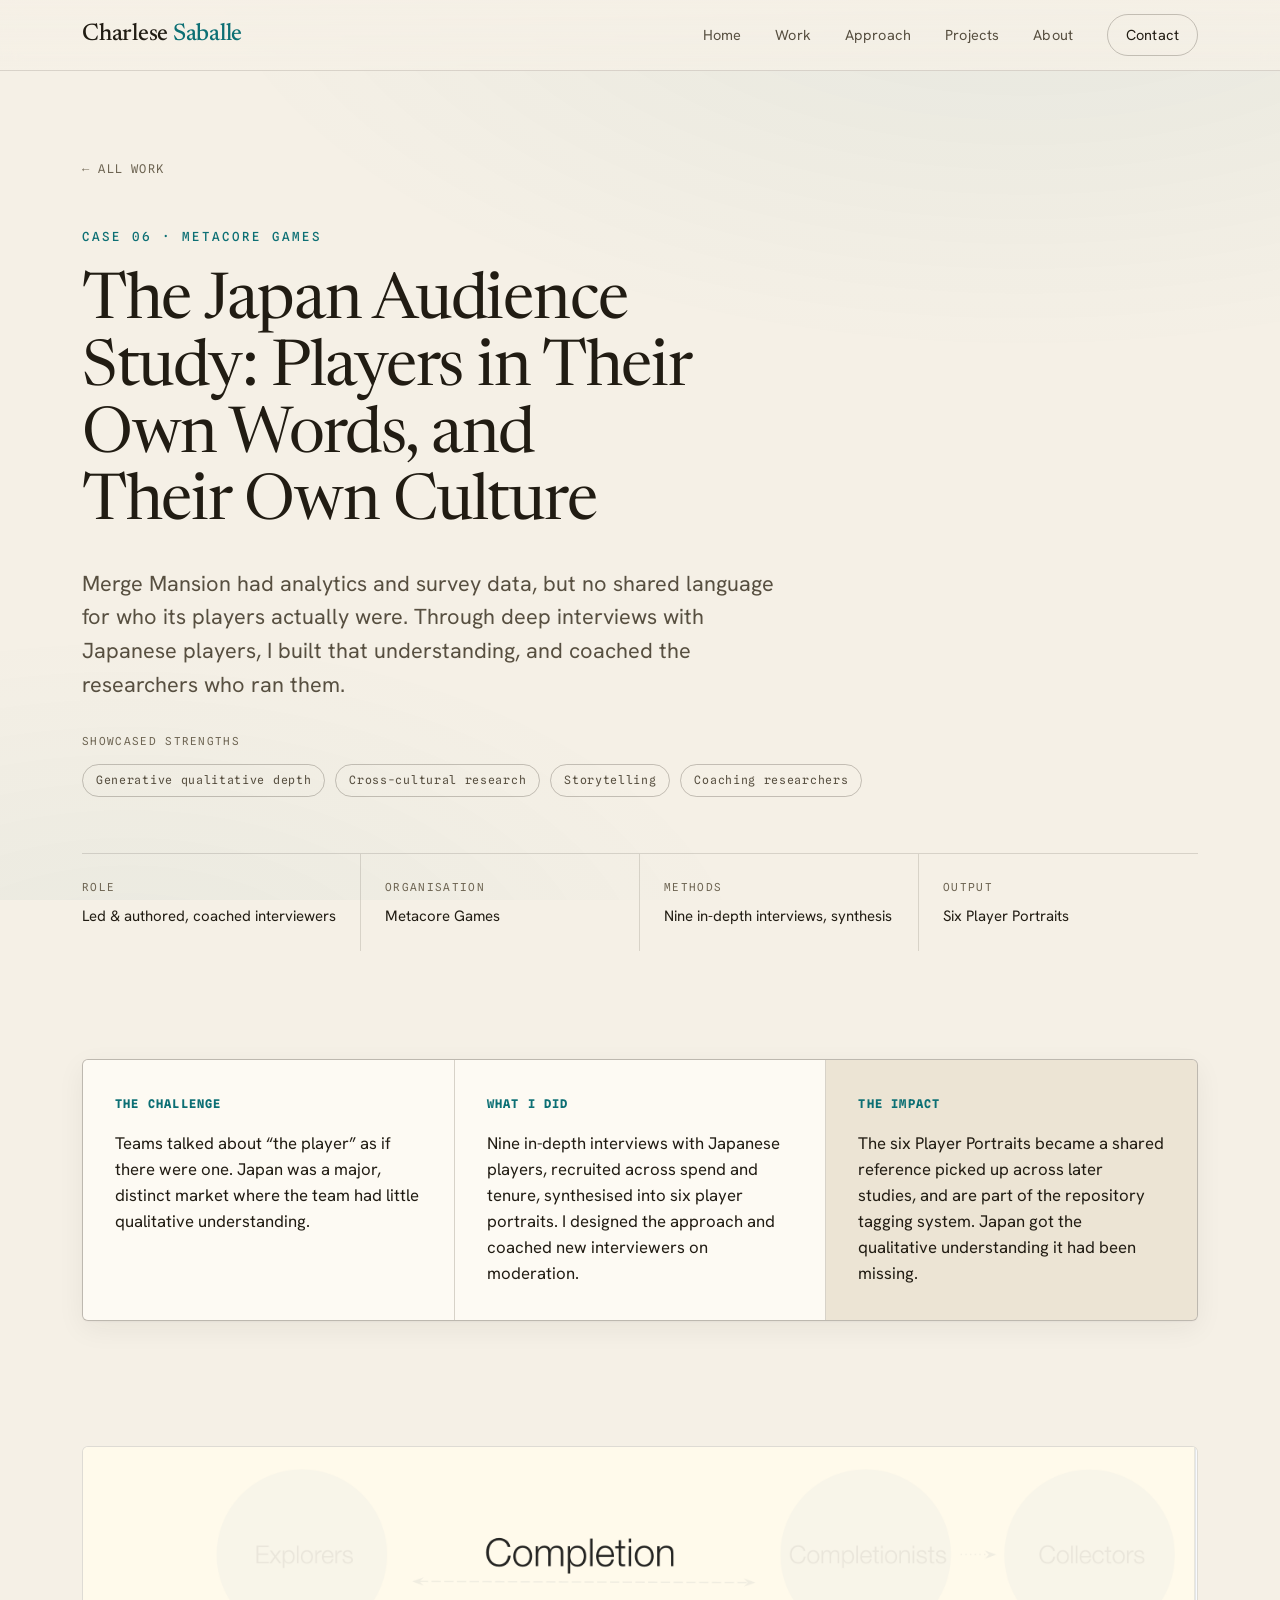
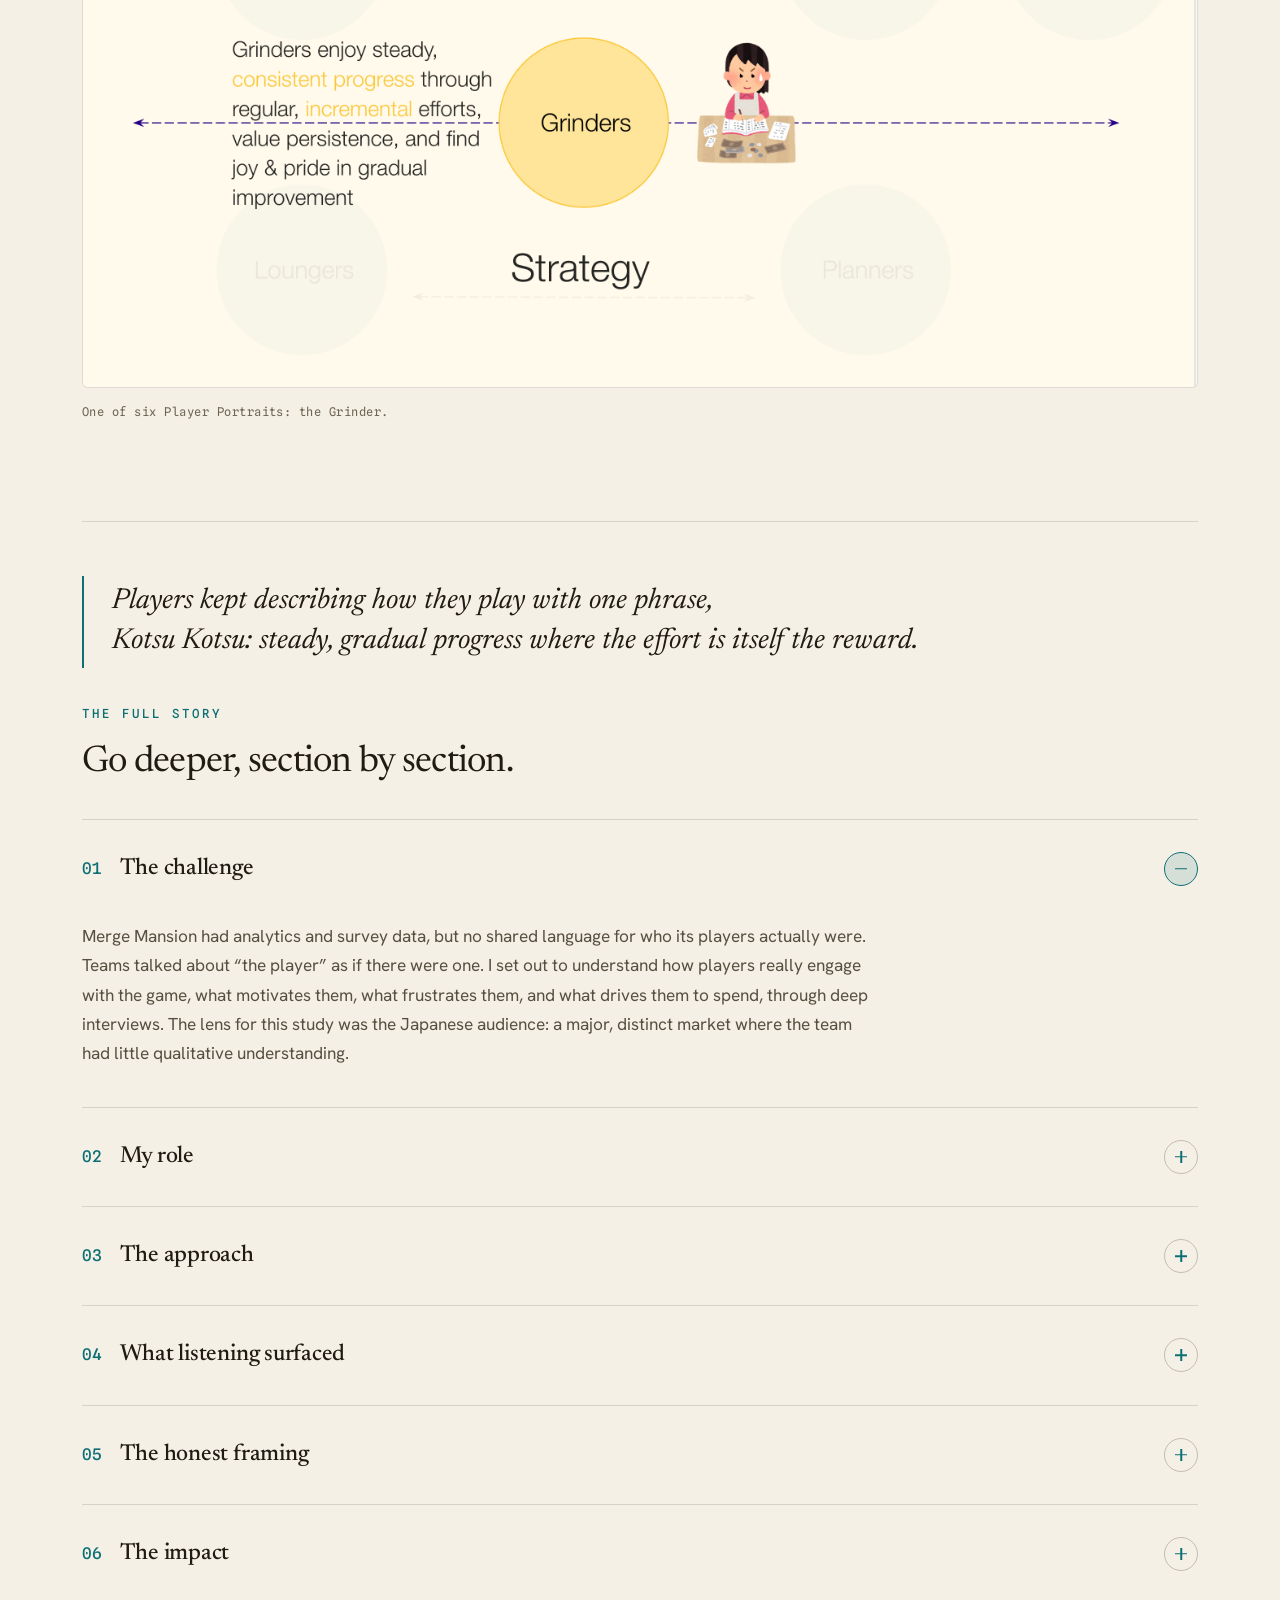
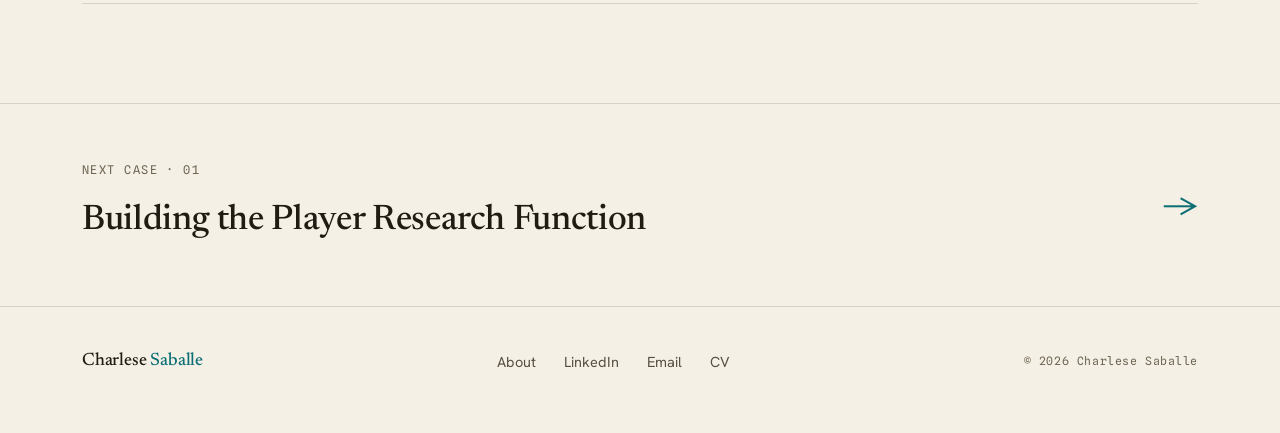
<file: case-studies/06-japan-audience.html>
<!DOCTYPE html>
<html lang="en">
<head>
<meta charset="UTF-8">
<meta name="viewport" content="width=device-width, initial-scale=1.0">
<title>The Japan Audience Study: Players in Their Own Words, and Their Own Culture · Charlese Saballe</title>
<meta name="description" content="Merge Mansion had analytics and survey data, but no shared language for who its players actually were. Through deep interviews with Japanese players, I built that understanding, and coached the researchers who ran them.">
<link rel="preconnect" href="https://fonts.googleapis.com">
<link rel="preconnect" href="https://fonts.gstatic.com" crossorigin>
<link rel="stylesheet" href="../assets/styles.css?v=22">
</head>
<body>
<a class="skip-link" href="#main">Skip to content</a>

<header class="nav">
  <div class="nav-inner">
    <a href="../index.html" class="brand">Charlese&nbsp;<span>Saballe</span></a>
    <button class="nav-toggle" aria-label="Toggle menu" aria-expanded="false"><span></span></button>
    <nav class="nav-links">
      <a href="../index.html">Home</a>
      <a href="../work.html">Work</a>
      <a href="../approach.html">Approach</a>
      <a href="../projects.html">Projects</a>
      <a href="../about.html">About</a>
      <a href="../contact.html" class="cta">Contact</a>
    </nav>
  </div>
</header>

<main id="main">

<section class="cs-hero">
  <div class="wrap">
    <a href="../work.html" class="cs-back"><span aria-hidden="true">←</span> All work</a>
    <p class="eyebrow">Case 06 · Metacore Games</p>
    <h1>The Japan Audience Study: Players in Their Own Words, and Their Own Culture</h1>
    <p class="standfirst">Merge Mansion had analytics and survey data, but no shared language for who its players actually were. Through deep interviews with Japanese players, I built that understanding, and coached the researchers who ran them.</p>

    <div class="cs-strengths">
      <div class="sl">Showcased strengths</div>
      <div class="tags"><span class="tag">Generative qualitative depth</span><span class="tag">Cross-cultural research</span><span class="tag">Storytelling</span><span class="tag">Coaching researchers</span></div>
    </div>

    <div class="cs-meta">
      <div class="m"><div class="mk">Role</div><div class="mv">Led &amp; authored, coached interviewers</div></div>
      <div class="m"><div class="mk">Organisation</div><div class="mv">Metacore Games</div></div>
      <div class="m"><div class="mk">Methods</div><div class="mv">Nine in-depth interviews, synthesis</div></div>
      <div class="m"><div class="mk">Output</div><div class="mv">Six Player Portraits</div></div>
    </div>
  </div>
</section>

<section class="section" style="padding-top:clamp(40px,6vh,72px);">
  <div class="wrap">
    <div class="cs-summary">
      <div class="cell"><h4>The challenge</h4><p>Teams talked about &ldquo;the player&rdquo; as if there were one. Japan was a major, distinct market where the team had little qualitative understanding.</p></div>
      <div class="cell"><h4>What I did</h4><p>Nine in-depth interviews with Japanese players, recruited across spend and tenure, synthesised into six player portraits. I designed the approach and coached new interviewers on moderation.</p></div>
      <div class="cell impact"><h4>The impact</h4><p>The six Player Portraits became a shared reference picked up across later studies, and are part of the repository tagging system. Japan got the qualitative understanding it had been missing.</p></div>
    </div>
  </div>
</section>

<section class="section" style="padding-top:clamp(8px,2vh,28px);">
  <div class="wrap">
    <figure class="cs-artifact">
      <img class="cs-artifact-img" src="../assets/artifacts/06-japan-audience.png" alt="The six Player Portraits: Explorer, Progressor, Collector, Strategist, Lounger, Grinder.">
      <figcaption>One of six Player Portraits: the Grinder.</figcaption>
    </figure>
  </div>
</section>

<section class="section" style="padding-top:0;">
  <div class="wrap">
    <hr class="divider" style="margin-bottom:clamp(40px,6vh,72px);">
    <div class="prose">
      <p class="pull">Players kept describing how they play with one phrase, <br>Kotsu Kotsu: steady, gradual progress where the effort is itself the reward.</p>
    </div>

    <div class="section-head" style="margin-top:24px; margin-bottom:0;">
      <p class="eyebrow">The full story</p>
      <h2 style="font-size:clamp(1.6rem,3vw,2.3rem);">Go deeper, section by section.</h2>
    </div>

    <div style="margin-top:36px;">
      <details class="detail" open>
        <summary><span class="label"><span class="ix">01</span> The challenge</span><span class="det-icon" aria-hidden="true"></span></summary>
        <div class="det-body">
          <p>Merge Mansion had analytics and survey data, but no shared language for who its players actually were. Teams talked about &ldquo;the player&rdquo; as if there were one. I set out to understand how players really engage with the game, what motivates them, what frustrates them, and what drives them to spend, through deep interviews. The lens for this study was the Japanese audience: a major, distinct market where the team had little qualitative understanding.</p>
        </div>
      </details>
      <details class="detail">
        <summary><span class="label"><span class="ix">02</span> My role</span><span class="det-icon" aria-hidden="true"></span></summary>
        <div class="det-body">
          <p>I led the study and authored it. My co-researchers, who are Japanese speakers, conducted the interviews, and I ran the synthesis together with two of them. Because they were new to interviewing, I also trained and coached them on how to moderate: how to probe, stay neutral, and follow a thread without leading the participant. I designed the interview approach and moderation guide, and built the conversations into the persona framework that came out of the study.</p>
        </div>
      </details>
      <details class="detail">
        <summary><span class="label"><span class="ix">03</span> The approach</span><span class="det-icon" aria-hidden="true"></span></summary>
        <div class="det-body">
          <p>Nine in-depth, hour-long interviews with Japanese players, recruited carefully across spender and non-spender, newer and longer-tenured, at a level high enough that they had real game experience to draw on. Interviews are slow, but that's the point: they let players narrate their own experience in their own words, which is where the most revealing findings tend to come from.</p><p>The synthesis is where the value compounded. Rather than stopping at a list of likes and dislikes, I worked the nine conversations into six player portraits, each a coherent play pattern with its own motivations, frustrations, and spending behaviour: the Explorer, Progressor, Collector, Strategist, Lounger, and Grinder.</p>
        </div>
      </details>
      <details class="detail">
        <summary><span class="label"><span class="ix">04</span> What listening surfaced</span><span class="det-icon" aria-hidden="true"></span></summary>
        <div class="det-body">
          <p>The findings that mattered most were the ones a survey would never have produced.</p><p>Players kept describing how they play using a Japanese phrase, &ldquo;Kotsu Kotsu&rdquo;, step-by-step, mindful, gradual progress where the long, steady effort is itself the reward. That wasn't a question I asked, it was a frame players brought themselves. It turned the Grinder persona from a generic play pattern into something culturally grounded, and gave the team a real sense of what consistent, gradual progress means to this audience.</p><p>Engaged players also voiced real anxiety about the game ending. That is a striking thing to hear: distress at the prospect of finishing a game they love. It connects to a broader cultural pattern of uncertainty avoidance, and it raised a real question for the team about long-term vision and how players are given a sense of a future in the game.</p><p>And one player raised a concern about how pricing felt to them as a long-term spender. Whether or not it reflected how the system actually works, the perception itself was a trust signal worth taking seriously, and surfacing it gave the team something concrete to look into.</p><p>Underneath these sat a clear cluster of frustrations: progression slowing after the welcoming early game, events that felt too hard, too random, and too repetitive, and unannounced changes to game systems that cost players resources and eroded trust.</p>
        </div>
      </details>
      <details class="detail">
        <summary><span class="label"><span class="ix">05</span> The honest framing</span><span class="det-icon" aria-hidden="true"></span></summary>
        <div class="det-body">
          <div class="callout"><div class="ck">What nine interviews can and can't settle</div><p>Nine interviews in one market gives you a strong foundation but not a settled answer, and I said so directly. I framed the portraits as a generative starting point to validate at scale rather than a finished segmentation, flagged where cultural framing (the uncertainty-avoidance lens) was interpretive rather than measured, and noted that a spender-heavy sample weights the spending findings.</p></div>
        </div>
      </details>
      <details class="detail">
        <summary><span class="label"><span class="ix">06</span> The impact</span><span class="det-icon" aria-hidden="true"></span></summary>
        <div class="det-body">
          <p>The six Player Portraits gave the team a shared way to talk about players, and they've been picked up across a number of later studies as a common reference point. The portraits are also part of the tagging system in the research repository, so insights from different studies can be filed against the same set of players.</p><p>Beyond the framework, the study gave the Japan market a qualitative understanding it had been missing, with culturally specific, design-relevant input on content, pacing, and trust that the team could act on.</p>
        </div>
      </details>
    </div>
  </div>
</section>

<section class="cs-next">
  <div class="wrap">
    <a href="01-research-function.html">
      <div>
        <div class="lbl">Next case · 01</div>
        <div class="ttl">Building the Player Research Function</div>
      </div>
      <div class="big-arw" aria-hidden="true">→</div>
    </a>
  </div>
</section>

</main>

<footer class="foot">
  <div class="wrap foot-inner">
    <a href="../index.html" class="brand">Charlese&nbsp;<span>Saballe</span></a>
    <nav class="foot-links">
      <a href="../about.html">About</a>
      <a href="https://www.linkedin.com/in/charlesesaballe" target="_blank" rel="noopener">LinkedIn</a>
      <a href="mailto:charsaballe@gmail.com">Email</a>
      <a href="../assets/Charlese-Saballe-CV.pdf" target="_blank" rel="noopener">CV</a>
    </nav>
    <div class="copy">© 2026 Charlese Saballe</div>
  </div>
</footer>

<script src="../assets/site.js?v=7"></script>
</body>
</html>
</file>
<file: assets/styles.css>
/* ============================================================
   Charlese Saballe — Research Portfolio
   Warm editorial dark. Newsreader / Hanken Grotesk / Spline Sans Mono
   ============================================================ */

@import url('https://fonts.googleapis.com/css2?family=Newsreader:ital,opsz,wght@0,6..72,400;0,6..72,500;0,6..72,600;1,6..72,400;1,6..72,500&family=Hanken+Grotesk:wght@400;500;600;700&family=Spline+Sans+Mono:wght@400;500&display=swap');

:root {
  /* Warm light "paper" theme.
     Names kept semantic across the themes: --ink = page surface,
     --cream = primary text. Contrast checked for WCAG AA+. */
  --ink:        #f5f0e6;   /* page bg, warm paper */
  --ink-2:      #fdfaf3;   /* raised surface (cards) */
  --ink-3:      #ece4d4;   /* alt / emphasis surface */
  --line:       rgba(40, 33, 22, 0.14);
  --line-2:     rgba(40, 33, 22, 0.24);

  --cream:      #211c13;   /* primary text — ~13:1 on paper */
  --cream-dim:  #574f40;   /* secondary    — ~7:1 */
  --cream-faint:#6e6553;   /* meta / faint — ~5:1 */

  --gold:       #0c6f74;   /* accent (turquoise, text-safe) — ~5.2:1 on paper */
  --gold-bright:#0a5e63;   /* deeper for hover/emphasis on light */
  --gold-soft:  rgba(12, 111, 116, 0.13);
  --shadow:     0 1px 2px rgba(40,33,22,0.04), 0 8px 28px rgba(40,33,22,0.06);

  --serif: 'Newsreader', Georgia, serif;
  --sans:  'Hanken Grotesk', system-ui, sans-serif;
  --mono:  'Spline Sans Mono', ui-monospace, monospace;

  --maxw: 1180px;
  --readw: 64ch;

  --ease: cubic-bezier(0.22, 1, 0.36, 1);
}

*, *::before, *::after { box-sizing: border-box; }

html { scroll-behavior: smooth; -webkit-text-size-adjust: 100%; }

body {
  margin: 0;
  background: var(--ink);
  color: var(--cream);
  font-family: var(--sans);
  font-size: 18px;
  line-height: 1.65;
  font-weight: 400;
  -webkit-font-smoothing: antialiased;
  text-rendering: optimizeLegibility;
  overflow-x: hidden;
}

/* warm subtle grain/vignette via layered radial */
body::before {
  content: "";
  position: fixed;
  inset: 0;
  pointer-events: none;
  background:
    radial-gradient(120% 90% at 80% -10%, rgba(12,111,116,0.07), transparent 55%),
    radial-gradient(100% 80% at 10% 110%, rgba(12,111,116,0.05), transparent 50%);
  z-index: 0;
}

/* Inclusive: visible keyboard focus everywhere */
a:focus-visible,
button:focus-visible,
summary:focus-visible,
[tabindex]:focus-visible {
  outline: 3px solid var(--gold);
  outline-offset: 3px;
  border-radius: 3px;
}

/* Skip link */
.skip-link {
  position: absolute;
  left: 16px; top: -60px;
  z-index: 100;
  background: var(--cream);
  color: var(--ink-2);
  padding: 12px 20px;
  border-radius: 8px;
  font-family: var(--sans);
  font-weight: 600;
  font-size: 15px;
  transition: top 0.2s var(--ease);
}
.skip-link:focus { top: 16px; }

img { max-width: 100%; display: block; }

a { color: inherit; text-decoration: none; }

::selection { background: var(--gold-soft); color: var(--cream); }

/* ---------- Layout helpers ---------- */
.wrap { width: 100%; max-width: var(--maxw); margin: 0 auto; padding: 0 32px; position: relative; z-index: 1; }
.narrow { max-width: 860px; }

.eyebrow {
  font-family: var(--mono);
  font-size: 12.5px;
  font-weight: 500;
  letter-spacing: 0.16em;
  text-transform: uppercase;
  color: var(--gold);
}

.muted { color: var(--cream-dim); }
.faint { color: var(--cream-faint); }

/* ---------- Nav ---------- */
.nav {
  position: sticky;
  top: 0;
  z-index: 50;
  backdrop-filter: blur(10px);
  background: linear-gradient(to bottom, rgba(245,240,230,0.94), rgba(245,240,230,0.78));
  border-bottom: 1px solid var(--line);
}
.nav-inner {
  display: flex;
  align-items: center;
  justify-content: space-between;
  height: 70px;
  max-width: var(--maxw);
  margin: 0 auto;
  padding: 0 32px;
}
.brand {
  font-family: var(--serif);
  font-size: 21px;
  font-weight: 500;
  letter-spacing: -0.01em;
  color: var(--cream);
  white-space: nowrap;
}
.brand span { color: var(--gold); }
.nav-inner .brand { font-size: 24px; }
.nav-links {
  display: flex;
  align-items: center;
  gap: 34px;
}
.nav-links a {
  font-size: 14.5px;
  color: var(--cream-dim);
  letter-spacing: 0.01em;
  transition: color 0.25s var(--ease);
  position: relative;
}
.nav-links a:hover { color: var(--gold-bright); }
.nav-links a.cta {
  border: 1px solid var(--line-2);
  border-radius: 999px;
  padding: 8px 18px;
  color: var(--cream);
}
.nav-links a.cta:hover { border-color: var(--gold); color: var(--gold-bright); }
.nav-toggle {
  display: none;
  background: none;
  border: 1px solid var(--line-2);
  border-radius: 8px;
  width: 42px; height: 38px;
  cursor: pointer;
  position: relative;
}
.nav-toggle span, .nav-toggle span::before, .nav-toggle span::after {
  content: "";
  position: absolute;
  left: 50%; top: 50%;
  width: 18px; height: 1.6px;
  background: var(--cream);
  transform: translate(-50%, -50%);
  transition: transform 0.3s var(--ease), opacity 0.3s var(--ease);
}
.nav-toggle span::before { transform: translate(-50%, -7px); }
.nav-toggle span::after { transform: translate(-50%, 5px); }
.nav-toggle[aria-expanded="true"] span { background: transparent; }
.nav-toggle[aria-expanded="true"] span::before { transform: translate(-50%, -50%) rotate(45deg); }
.nav-toggle[aria-expanded="true"] span::after { transform: translate(-50%, -50%) rotate(-45deg); }

@media (max-width: 760px) {
  .nav-toggle { display: block; }
  .nav-links {
    position: absolute;
    top: 70px; left: 0; right: 0;
    flex-direction: column;
    align-items: flex-start;
    gap: 0;
    background: var(--ink-2);
    border-bottom: 1px solid var(--line);
    padding: 8px 32px 20px;
    display: none;
  }
  .nav-links.open { display: flex; }
  .nav-links a { padding: 14px 0; width: 100%; border-bottom: 1px solid var(--line); }
  .nav-links a.cta { border: 1px solid var(--line-2); width: auto; margin-top: 12px; }
}

/* ---------- Buttons / links ---------- */
.btn-row { display: flex; flex-wrap: wrap; gap: 16px; align-items: center; }

.btn {
  display: inline-flex;
  align-items: center;
  gap: 10px;
  font-family: var(--sans);
  font-size: 16px;
  font-weight: 500;
  padding: 14px 26px;
  border-radius: 999px;
  border: 1px solid transparent;
  cursor: pointer;
  transition: all 0.3s var(--ease);
}
.btn-primary {
  background: var(--gold);
  color: #fdfaf3;
}
.btn-primary:hover { background: var(--gold-bright); transform: translateY(-2px); }
.btn-ghost {
  border-color: var(--line-2);
  color: var(--cream);
  background: transparent;
}
.btn-ghost:hover { border-color: var(--gold); color: var(--gold-bright); }

.arrow-link {
  display: inline-flex;
  align-items: center;
  gap: 8px;
  font-weight: 500;
  color: var(--cream);
  transition: gap 0.3s var(--ease), color 0.3s var(--ease);
}
.arrow-link .arw { color: var(--gold); transition: transform 0.3s var(--ease); }
.arrow-link:hover { color: var(--gold-bright); }
.arrow-link:hover .arw { transform: translateX(4px); }

/* ---------- Hero ---------- */
.hero { padding: clamp(64px, 11vh, 130px) 0 clamp(56px, 8vh, 96px); }
.hero .eyebrow { margin-bottom: 30px; }
.hero h1 {
  font-family: var(--serif);
  font-weight: 400;
  font-size: clamp(2.6rem, 6vw, 5rem);
  line-height: 1.04;
  letter-spacing: -0.02em;
  margin: 0 0 36px;
  max-width: 17ch;
  text-wrap: balance;
}
.hero h1 em { font-style: italic; color: var(--gold-bright); }
.hero-intro {
  font-size: clamp(1.1rem, 1.6vw, 1.32rem);
  line-height: 1.6;
  color: var(--cream-dim);
  max-width: 56ch;
  margin: 0 0 40px;
}
.hero-intro strong { color: var(--cream); font-weight: 500; }

/* facts strip */
.facts {
  display: flex;
  flex-wrap: wrap;
  gap: 0;
  margin-top: 64px;
  border-top: 1px solid var(--line);
}
.fact {
  flex: 1 1 200px;
  padding: 30px 28px 30px 28px;
  border-right: 1px solid var(--line);
}
.fact:first-child { padding-left: 0; }
.fact:last-child { border-right: none; padding-right: 0; }
.fact .k {
  font-family: var(--mono);
  font-size: 11.5px;
  letter-spacing: 0.14em;
  text-transform: uppercase;
  color: var(--cream-faint);
  margin-bottom: 10px;
}
.fact .v { font-size: 16px; color: var(--cream); line-height: 1.4; }
.fact .v b { font-weight: 600; }
.fact .v .sub { display: block; color: var(--cream-dim); font-size: 14.5px; margin-top: 2px; }

@media (max-width: 760px) {
  .fact { flex-basis: 100%; border-right: none; border-bottom: 1px solid var(--line); padding: 28px 0 24px; }
  .fact:last-child { border-bottom: none; }
}

/* ---------- Section scaffolding ---------- */
.section { padding: clamp(72px, 11vh, 130px) 0; }
.section-head { margin-bottom: 56px; }
.section-head .eyebrow { margin-bottom: 18px; }
.section-head h2 {
  font-family: var(--serif);
  font-weight: 400;
  font-size: clamp(2rem, 4vw, 3.1rem);
  line-height: 1.08;
  letter-spacing: -0.02em;
  margin: 0 0 18px;
}
.section-head .lede {
  font-size: 1.18rem;
  color: var(--cream-dim);
  max-width: 60ch;
  margin: 0;
}
.divider { height: 1px; background: var(--line); border: 0; margin: 0; }

/* ---------- Work index ---------- */
.work-list { display: flex; flex-direction: column; }
.work-item {
  display: grid;
  grid-template-columns: 88px 1fr auto;
  gap: 36px;
  align-items: start;
  padding: 40px 0;
  border-top: 1px solid var(--line);
  transition: background 0.3s var(--ease);
  position: relative;
}
.work-list .work-item:last-child { border-bottom: none; }
.work-item:hover { background: linear-gradient(90deg, var(--ink-2), transparent); box-shadow: var(--shadow); border-radius: 8px; }
.work-item .num {
  font-family: var(--serif);
  font-size: 2.2rem;
  font-weight: 400;
  color: var(--gold);
  line-height: 1;
  font-feature-settings: "tnum";
}
.work-item .meta-line {
  font-family: var(--mono);
  font-size: 12px;
  letter-spacing: 0.08em;
  text-transform: uppercase;
  color: var(--cream-faint);
  margin-bottom: 14px;
  line-height: 1.5;
}
.work-item .meta-line .co { color: var(--gold); }
.work-item h3 {
  font-family: var(--serif);
  font-weight: 500;
  font-size: clamp(1.5rem, 2.4vw, 2rem);
  line-height: 1.12;
  letter-spacing: -0.01em;
  margin: 0 0 16px;
  transition: color 0.3s var(--ease);
}
.work-item:hover h3 { color: var(--gold-bright); }
.work-item .desc {
  color: var(--cream-dim);
  max-width: 58ch;
  margin: 0 0 18px;
  font-size: 1.05rem;
}
.work-item .outcome {
  display: flex;
  gap: 12px;
  align-items: baseline;
  font-size: 1.02rem;
  color: var(--cream);
  max-width: 60ch;
}
.work-item .outcome .arw { color: var(--gold); font-style: normal; }
.work-item .outcome em { font-style: italic; color: var(--cream); }
.work-item .go {
  align-self: center;
  font-family: var(--mono);
  font-size: 12px;
  letter-spacing: 0.12em;
  text-transform: uppercase;
  color: var(--cream-faint);
  white-space: nowrap;
  display: flex;
  align-items: center;
  gap: 8px;
  transition: color 0.3s var(--ease);
}
.work-item:hover .go { color: var(--gold); }
.work-item .go .arw { transition: transform 0.3s var(--ease); }
.work-item:hover .go .arw { transform: translateX(4px); }

.work-item.soon .go { color: var(--cream-faint); }
.badge-soon {
  font-family: var(--mono);
  font-size: 10.5px;
  letter-spacing: 0.1em;
  text-transform: uppercase;
  color: var(--cream-faint);
  border: 1px solid var(--line-2);
  border-radius: 999px;
  padding: 4px 10px;
}

@media (max-width: 820px) {
  .work-item { grid-template-columns: 56px 1fr; gap: 20px; }
  .work-item .go { grid-column: 2; align-self: start; margin-top: 6px; }
  .work-item .num { font-size: 1.7rem; }
}

/* numberless variant (home preview) */
.work-list.no-num .work-item { grid-template-columns: 1fr auto; }
.work-list.no-num .num { display: none; }
@media (max-width: 820px) {
  .work-list.no-num .work-item { grid-template-columns: 1fr; }
  .work-list.no-num .work-item .go { grid-column: 1; }
}

/* ---------- Principles (Approach) ---------- */
.principles { display: grid; grid-template-columns: 1fr 1fr; gap: 1px; background: var(--line); border: 1px solid var(--line); box-shadow: var(--shadow); }
.principle { background: var(--ink); padding: 44px 40px; }
.principle .pn {
  font-family: var(--mono);
  font-size: 18px;
  color: var(--gold);
  letter-spacing: 0.08em;
  margin-bottom: 20px;
}
.principle h3 {
  font-family: var(--serif);
  font-weight: 500;
  font-size: 1.55rem;
  line-height: 1.2;
  margin: 0 0 16px;
  letter-spacing: -0.01em;
}
.principle p { color: var(--cream-dim); margin: 0; font-size: 1.02rem; }
@media (max-width: 760px) { .principles { grid-template-columns: 1fr; } }

/* process steps */
.process { display: flex; flex-direction: column; gap: 0; counter-reset: step; }
.process-step {
  display: grid;
  grid-template-columns: 56px 1fr;
  gap: 28px;
  padding: 32px 0;
  border-top: 1px solid var(--line);
}
.process-step:last-child { border-bottom: 1px solid var(--line); }
.process-step .sn {
  font-family: var(--mono);
  font-size: 18px;
  font-weight: 500;
  color: var(--gold);
  padding-top: 4px;
}
.process-step h4 {
  font-family: var(--serif);
  font-weight: 500;
  font-size: 1.55rem;
  margin: 0 0 10px;
  letter-spacing: -0.01em;
}
.process-step p { margin: 0; color: var(--cream-dim); max-width: 64ch; }

/* ---------- About ---------- */
.about-body { font-size: 1.18rem; line-height: 1.72; color: var(--cream-dim); max-width: var(--readw); }

/* About teaser (home) */
.about-teaser { display: grid; grid-template-columns: 0.85fr 1.15fr; gap: 60px; align-items: center; }
.about-teaser .portrait-frame { max-width: 360px; }
@media (max-width: 820px) {
  .about-teaser { grid-template-columns: 1fr; gap: 44px; }
  .about-teaser .portrait-frame { max-width: 300px; }
}
.about-body p { margin: 0 0 1.5em; }
.about-body p:first-child { font-size: 1.42rem; line-height: 1.5; color: var(--cream); font-family: var(--serif); font-weight: 400; }
.about-body strong { color: var(--cream); font-weight: 500; }
.about-body em { color: var(--gold-bright); font-style: italic; }

.portrait {
  width: 100%;
  height: auto;
  aspect-ratio: 4 / 5;
  border-radius: 4px;
  object-fit: cover;
  object-position: center 28%;
  display: block;
}
.portrait-frame { position: relative; }
.portrait-frame::after {
  content: "";
  position: absolute;
  left: 14px; top: 14px; right: -14px; bottom: -14px;
  border: 1px solid var(--gold);
  border-radius: 4px;
  z-index: -1;
}

/* ---------- Skills / methods ---------- */
.methods-grid { display: grid; grid-template-columns: repeat(4, 1fr); gap: 28px; }
.method-col h4 {
  font-family: var(--mono);
  font-size: 12px;
  letter-spacing: 0.1em;
  text-transform: uppercase;
  color: var(--gold);
  margin: 0 0 18px;
  padding-bottom: 14px;
  border-bottom: 1px solid var(--line);
  min-height: 2.4em;
}
.method-col ul { list-style: none; margin: 0; padding: 0; }
.method-col li { padding: 9px 0; color: var(--cream-dim); font-size: 1rem; border-bottom: 1px solid var(--line); }
.method-col li:last-child { border-bottom: none; }
@media (max-width: 880px) { .methods-grid { grid-template-columns: 1fr 1fr; gap: 24px 36px; } .method-col h4 { min-height: 0; } }
@media (max-width: 540px) { .methods-grid { grid-template-columns: 1fr; gap: 32px; } }

/* ---------- Speaking / talks ---------- */
.talks { display: flex; flex-direction: column; }
.talk {
  display: grid;
  grid-template-columns: 130px 1fr;
  gap: 28px;
  padding: 26px 0;
  border-top: 1px solid var(--line);
  align-items: baseline;
}
.talks .talk:last-child { border-bottom: 1px solid var(--line); }
.talk .talk-date {
  font-family: var(--mono);
  font-size: 13px;
  letter-spacing: 0.06em;
  text-transform: uppercase;
  color: var(--gold);
}
.talk h3 {
  font-family: var(--serif);
  font-weight: 500;
  font-size: 1.3rem;
  line-height: 1.2;
  letter-spacing: -0.01em;
  margin: 0 0 10px;
  text-wrap: pretty;
}
.talk .talk-meta {
  font-family: var(--mono);
  font-size: 12px;
  letter-spacing: 0.06em;
  text-transform: uppercase;
  color: var(--cream-faint);
  margin: 0;
}
@media (max-width: 680px) { .talk { grid-template-columns: 1fr; gap: 8px; } }

/* tags */
.tags { display: flex; flex-wrap: wrap; gap: 10px; }
.tag {
  font-family: var(--mono);
  font-size: 11.5px;
  letter-spacing: 0.06em;
  color: var(--cream-dim);
  border: 1px solid var(--line-2);
  border-radius: 999px;
  padding: 6px 13px;
}

/* ---------- Placeholder media ---------- */
.ph {
  position: relative;
  background:
    repeating-linear-gradient(135deg, rgba(12,111,116,0.10) 0 2px, transparent 2px 11px),
    var(--ink-2);
  border: 1px solid var(--line-2);
  border-radius: 4px;
  display: flex;
  align-items: center;
  justify-content: center;
  color: var(--cream-faint);
  font-family: var(--mono);
  font-size: 12px;
  letter-spacing: 0.06em;
  text-align: center;
  padding: 24px;
  min-height: 160px;
}

/* ---------- Case-study artifact figure (user-supplied visual) ---------- */
.cs-artifact { margin: 0; }
.cs-artifact-img {
  display: block;
  width: 100%;
  max-height: 580px;
  object-fit: contain;
  border: 1px solid var(--line);
  border-radius: 6px;
  background: var(--ink-2);
}
.cs-artifact.empty .cs-artifact-img { display: none; }
.cs-artifact-ph { display: none; }
.cs-artifact.empty .cs-artifact-ph {
  display: flex;
  align-items: center;
  justify-content: center;
  text-align: center;
  min-height: 240px;
  padding: 36px;
  background:
    repeating-linear-gradient(135deg, rgba(12,111,116,0.10) 0 2px, transparent 2px 11px),
    var(--ink-2);
  border: 1px solid var(--line-2);
  border-radius: 6px;
  font-family: var(--mono);
  font-size: 12.5px;
  letter-spacing: 0.04em;
  line-height: 1.7;
  color: var(--cream-faint);
  max-width: 60ch;
  margin: 0 auto;
}
.cs-artifact figcaption {
  font-family: var(--mono);
  font-size: 12px;
  letter-spacing: 0.04em;
  color: var(--cream-faint);
  margin-top: 14px;
}
.cs-artifact.empty figcaption { display: none; }

/* ---------- Contact / Footer ---------- */
.contact {
  border-top: 1px solid var(--line);
  background: linear-gradient(to bottom, transparent, rgba(12,111,116,0.05));
}
.contact h2 {
  font-family: var(--serif);
  font-weight: 400;
  font-size: clamp(2.2rem, 5vw, 3.6rem);
  letter-spacing: -0.02em;
  margin: 0 0 24px;
  line-height: 1.05;
}
.contact .lede { font-size: 1.18rem; color: var(--cream-dim); max-width: 56ch; margin: 0 0 14px; }
.open-pill {
  display: inline-flex;
  align-items: center;
  gap: 10px;
  font-family: var(--mono);
  font-size: 12.5px;
  letter-spacing: 0.08em;
  text-transform: uppercase;
  color: var(--gold);
  border: 1px solid var(--gold-soft);
  background: var(--gold-soft);
  border-radius: 999px;
  padding: 9px 16px;
  margin: 18px 0 40px;
}
.open-pill .dot { width: 8px; height: 8px; border-radius: 50%; background: var(--gold); box-shadow: 0 0 0 4px rgba(12,111,116,0.18); }

.foot {
  border-top: 1px solid var(--line);
  padding: 40px 0 56px;
}
.foot-inner { display: flex; justify-content: space-between; align-items: center; gap: 24px; flex-wrap: wrap; }
.foot .brand { font-size: 18px; }
.foot-links { display: flex; gap: 28px; flex-wrap: wrap; }
.foot-links a { font-size: 14.5px; color: var(--cream-dim); transition: color 0.25s var(--ease); }
.foot-links a:hover { color: var(--gold-bright); }
.copy { font-family: var(--mono); font-size: 11.5px; color: var(--cream-faint); letter-spacing: 0.05em; }

/* ============================================================
   CASE STUDY PAGE
   ============================================================ */
.cs-hero { padding: clamp(56px, 9vh, 110px) 0 clamp(40px, 6vh, 72px); }
.cs-back {
  font-family: var(--mono);
  font-size: 12px;
  letter-spacing: 0.1em;
  text-transform: uppercase;
  color: var(--cream-faint);
  display: inline-flex;
  gap: 8px;
  align-items: center;
  white-space: nowrap;
  margin-bottom: 36px;
  transition: color 0.25s var(--ease);
}
.cs-back:hover { color: var(--gold); }
.cs-hero .eyebrow { margin-bottom: 22px; }
.cs-hero h1 {
  font-family: var(--serif);
  font-weight: 400;
  font-size: clamp(2.3rem, 5vw, 4rem);
  line-height: 1.05;
  letter-spacing: -0.02em;
  margin: 0 0 28px;
  max-width: 20ch;
  text-wrap: balance;
}
.cs-hero .standfirst {
  font-size: clamp(1.15rem, 1.7vw, 1.4rem);
  line-height: 1.55;
  color: var(--cream-dim);
  max-width: 60ch;
  margin: 0;
}

.cs-meta {
  display: grid;
  grid-template-columns: repeat(4, 1fr);
  gap: 0;
  margin-top: 56px;
  border-top: 1px solid var(--line);
}
.cs-meta .m { padding: 24px 24px 24px 24px; border-right: 1px solid var(--line); }
.cs-meta .m:first-child { padding-left: 0; }
.cs-meta .m:last-child { border-right: none; }
.cs-meta .mk { font-family: var(--mono); font-size: 11px; letter-spacing: 0.12em; text-transform: uppercase; color: var(--cream-faint); margin-bottom: 10px; }
.cs-meta .mv { font-size: 15px; color: var(--cream); line-height: 1.4; }
@media (max-width: 760px) { .cs-meta { grid-template-columns: 1fr 1fr; } .cs-meta .m { border-bottom: 1px solid var(--line); } .cs-meta .m:nth-child(2n) { border-right: none; } .cs-meta .m:nth-child(2n+1) { padding-left: 0; } }

/* summary block — the skimmable top */
.cs-summary {
  display: grid;
  grid-template-columns: repeat(3, 1fr);
  gap: 1px;
  background: var(--line);
  border: 1px solid var(--line);
  border-radius: 6px;
  overflow: hidden;
  margin: 0 0 8px;
  box-shadow: var(--shadow);
}
.cs-summary .cell { background: var(--ink-2); padding: 34px 32px; }
.cs-summary .cell h4 { font-family: var(--mono); font-size: 12px; letter-spacing: 0.1em; text-transform: uppercase; color: var(--gold); margin: 0 0 16px; }
.cs-summary .cell p { margin: 0; color: var(--cream); font-size: 1.05rem; line-height: 1.55; }
.cs-summary .cell.impact { background: var(--ink-3); }
@media (max-width: 760px) { .cs-summary { grid-template-columns: 1fr; } }

/* body prose */
.prose { max-width: var(--readw); }
.prose > .blk { padding: 8px 0; }
.prose h2 {
  font-family: var(--serif);
  font-weight: 500;
  font-size: 1.9rem;
  letter-spacing: -0.01em;
  margin: 0 0 18px;
}
.prose p { color: var(--cream-dim); margin: 0 0 1.3em; font-size: 1.1rem; line-height: 1.72; }
.prose p strong { color: var(--cream); font-weight: 500; }
.prose ul { color: var(--cream-dim); padding-left: 1.2em; margin: 0 0 1.3em; }
.prose li { margin-bottom: 0.6em; line-height: 1.6; }

/* expandable detail */
details.detail {
  border-top: 1px solid var(--line);
  padding: 0;
}
details.detail:last-of-type { border-bottom: 1px solid var(--line); }
details.detail summary {
  list-style: none;
  cursor: pointer;
  display: flex;
  align-items: center;
  justify-content: space-between;
  gap: 20px;
  padding: 30px 0;
  font-family: var(--serif);
  font-weight: 500;
  font-size: 1.45rem;
  letter-spacing: -0.01em;
  color: var(--cream);
  transition: color 0.25s var(--ease);
}
details.detail summary::-webkit-details-marker { display: none; }
details.detail summary:hover { color: var(--gold-bright); }
details.detail summary .label { display: flex; align-items: baseline; gap: 18px; flex: 1 1 auto; min-width: 0; white-space: nowrap; }
details.detail summary .label .ix { font-family: var(--mono); font-size: 16px; color: var(--gold); font-weight: 500; }
.det-icon {
  flex: none;
  width: 34px; height: 34px;
  border: 1px solid var(--line-2);
  border-radius: 50%;
  position: relative;
  transition: all 0.3s var(--ease);
}
.det-icon::before, .det-icon::after {
  content: "";
  position: absolute;
  background: var(--gold);
  top: 50%; left: 50%;
  transform: translate(-50%, -50%);
  transition: opacity 0.3s var(--ease), transform 0.3s var(--ease);
}
.det-icon::before { width: 12px; height: 1.5px; }
.det-icon::after { width: 1.5px; height: 12px; }
details.detail[open] .det-icon { border-color: var(--gold); background: var(--gold-soft); }
details.detail[open] .det-icon::after { opacity: 0; transform: translate(-50%, -50%) rotate(90deg); }
.det-body { padding: 4px 0 38px; }
.det-body p { color: var(--cream-dim); font-size: 1.08rem; line-height: 1.7; margin: 0 0 1.05em; max-width: 80ch; }
@media (max-width: 600px) {
  details.detail summary { font-size: 1.18rem; gap: 14px; align-items: flex-start; }
  details.detail summary .label { white-space: normal; gap: 12px; }
  .det-icon { margin-top: 2px; }
}
.det-body p:last-child { margin-bottom: 0; }
.det-body p strong { color: var(--cream); font-weight: 600; }
.det-body .sub {
  font-family: var(--mono);
  font-size: 12px;
  letter-spacing: 0.06em;
  text-transform: uppercase;
  color: var(--gold);
  margin: 1.7em 0 0.6em;
  display: block;
}
.det-body ul { margin: 0 0 1.05em; padding-left: 0; list-style: none; max-width: 80ch; }
.det-body li { color: var(--cream-dim); font-size: 1.06rem; line-height: 1.6; padding: 0 0 0 24px; margin-bottom: 0.7em; position: relative; }
.det-body li::before { content: ""; position: absolute; left: 2px; top: 0.62em; width: 7px; height: 7px; background: var(--gold-soft); border: 1px solid var(--gold); border-radius: 50%; }
.det-body li strong { color: var(--cream); font-weight: 600; }
.det-body .ph { margin: 24px 0; }
.det-body .stat-row { display: flex; flex-wrap: wrap; gap: 28px; margin: 22px 0 8px; padding: 22px 0; border-top: 1px solid var(--line); border-bottom: 1px solid var(--line); }
.det-body .stat .n { font-family: var(--serif); font-size: 1.9rem; color: var(--gold-bright); line-height: 1; }
.det-body .stat .l { font-size: 13.5px; color: var(--cream-faint); margin-top: 6px; max-width: 22ch; }

/* ---------- Project-level disclosure (Projects page) ---------- */
details.project { border: 0; }
details.project > summary {
  list-style: none;
  cursor: pointer;
  display: flex;
  align-items: center;
  justify-content: space-between;
  gap: 28px;
  padding: 4px 0;
}
details.project > summary::-webkit-details-marker { display: none; }
.project-name {
  font-family: var(--serif);
  font-weight: 400;
  font-size: clamp(1.7rem, 3.4vw, 2.5rem);
  line-height: 1.1;
  letter-spacing: -0.02em;
  color: var(--cream);
  margin: 0;
  flex: 1 1 auto;
  min-width: 0;
  display: flex;
  align-items: baseline;
  flex-wrap: wrap;
  gap: 8px 16px;
  transition: color 0.25s var(--ease);
}
details.project > summary:hover .project-name { color: var(--gold-bright); }
.project-status {
  font-family: var(--mono);
  font-size: 11px;
  letter-spacing: 0.12em;
  text-transform: uppercase;
  color: var(--gold);
  border: 1px solid var(--line-2);
  border-radius: 999px;
  padding: 5px 12px;
  white-space: nowrap;
  transform: translateY(-0.18em);
}
details.project > summary .det-icon { flex: none; }
details.project[open] > summary .det-icon { border-color: var(--gold); background: var(--gold-soft); }
details.project[open] > summary .det-icon::after { opacity: 0; transform: translate(-50%, -50%) rotate(90deg); }
.project-body { padding-top: 30px; }
.project-body > .lede {
  font-size: 1.18rem;
  color: var(--cream-dim);
  max-width: 60ch;
  margin: 0 0 34px;
}
@media (max-width: 600px) {
  details.project > summary { align-items: flex-start; gap: 16px; }
  details.project > summary .det-icon { margin-top: 6px; }
}

/* honest-caveat / note callout */
.callout {
  border-left: 2px solid var(--gold);
  background: var(--gold-soft);
  padding: 22px 26px;
  border-radius: 0 8px 8px 0;
  margin: 6px 0;
  max-width: 80ch;
}
.callout .ck { font-family: var(--mono); font-size: 11px; letter-spacing: 0.12em; text-transform: uppercase; color: var(--gold-bright); margin-bottom: 12px; }
.callout p { margin: 0 0 0.8em; color: var(--cream); font-size: 1.04rem; line-height: 1.62; }
.callout p:last-child { margin-bottom: 0; }

/* showcased-strengths row in case hero */
.cs-strengths { margin-top: 30px; }
.cs-strengths .sl { font-family: var(--mono); font-size: 11px; letter-spacing: 0.12em; text-transform: uppercase; color: var(--cream-faint); margin-bottom: 14px; }

/* pull quote */
.pull, .prose p.pull {
  font-family: var(--serif);
  font-weight: 400;
  font-size: 1.8rem;
  line-height: 1.4;
  color: var(--cream);
  border-left: 2px solid var(--gold);
  padding: 6px 0 6px 28px;
  margin: 36px 0;
  font-style: italic;
  max-width: none;
}
/* let the quote break out wider than the reading column on desktop */
@media (min-width: 900px) {
  .prose p.pull { margin-right: -200px; }
}

/* next case nav */
.cs-next {
  border-top: 1px solid var(--line);
  padding: 56px 0;
}
.cs-next a { display: flex; justify-content: space-between; align-items: center; gap: 24px; }
.cs-next .lbl { font-family: var(--mono); font-size: 12px; letter-spacing: 0.12em; text-transform: uppercase; color: var(--cream-faint); margin-bottom: 12px; }
.cs-next .ttl { font-family: var(--serif); font-size: clamp(1.5rem, 3vw, 2.2rem); font-weight: 500; letter-spacing: -0.01em; transition: color 0.3s var(--ease); }
.cs-next a:hover .ttl { color: var(--gold-bright); }
.cs-next .big-arw { font-size: 2rem; color: var(--gold); transition: transform 0.3s var(--ease); }
.cs-next a:hover .big-arw { transform: translateX(6px); }

/* note banner (editorial placeholder) */
.note {
  border: 1px dashed var(--line-2);
  border-radius: 6px;
  padding: 18px 22px;
  margin: 28px 0;
  font-family: var(--mono);
  font-size: 12.5px;
  line-height: 1.6;
  color: var(--cream-faint);
  background: rgba(205,165,81,0.03);
}
.note b { color: var(--gold); font-weight: 500; }

/* .reveal is a no-op hook (kept for markup stability).
   Content is always visible — no motion, best for reduced-motion / no-JS. */
@media (prefers-reduced-motion: reduce) {
  html { scroll-behavior: auto; }
}
</file>
